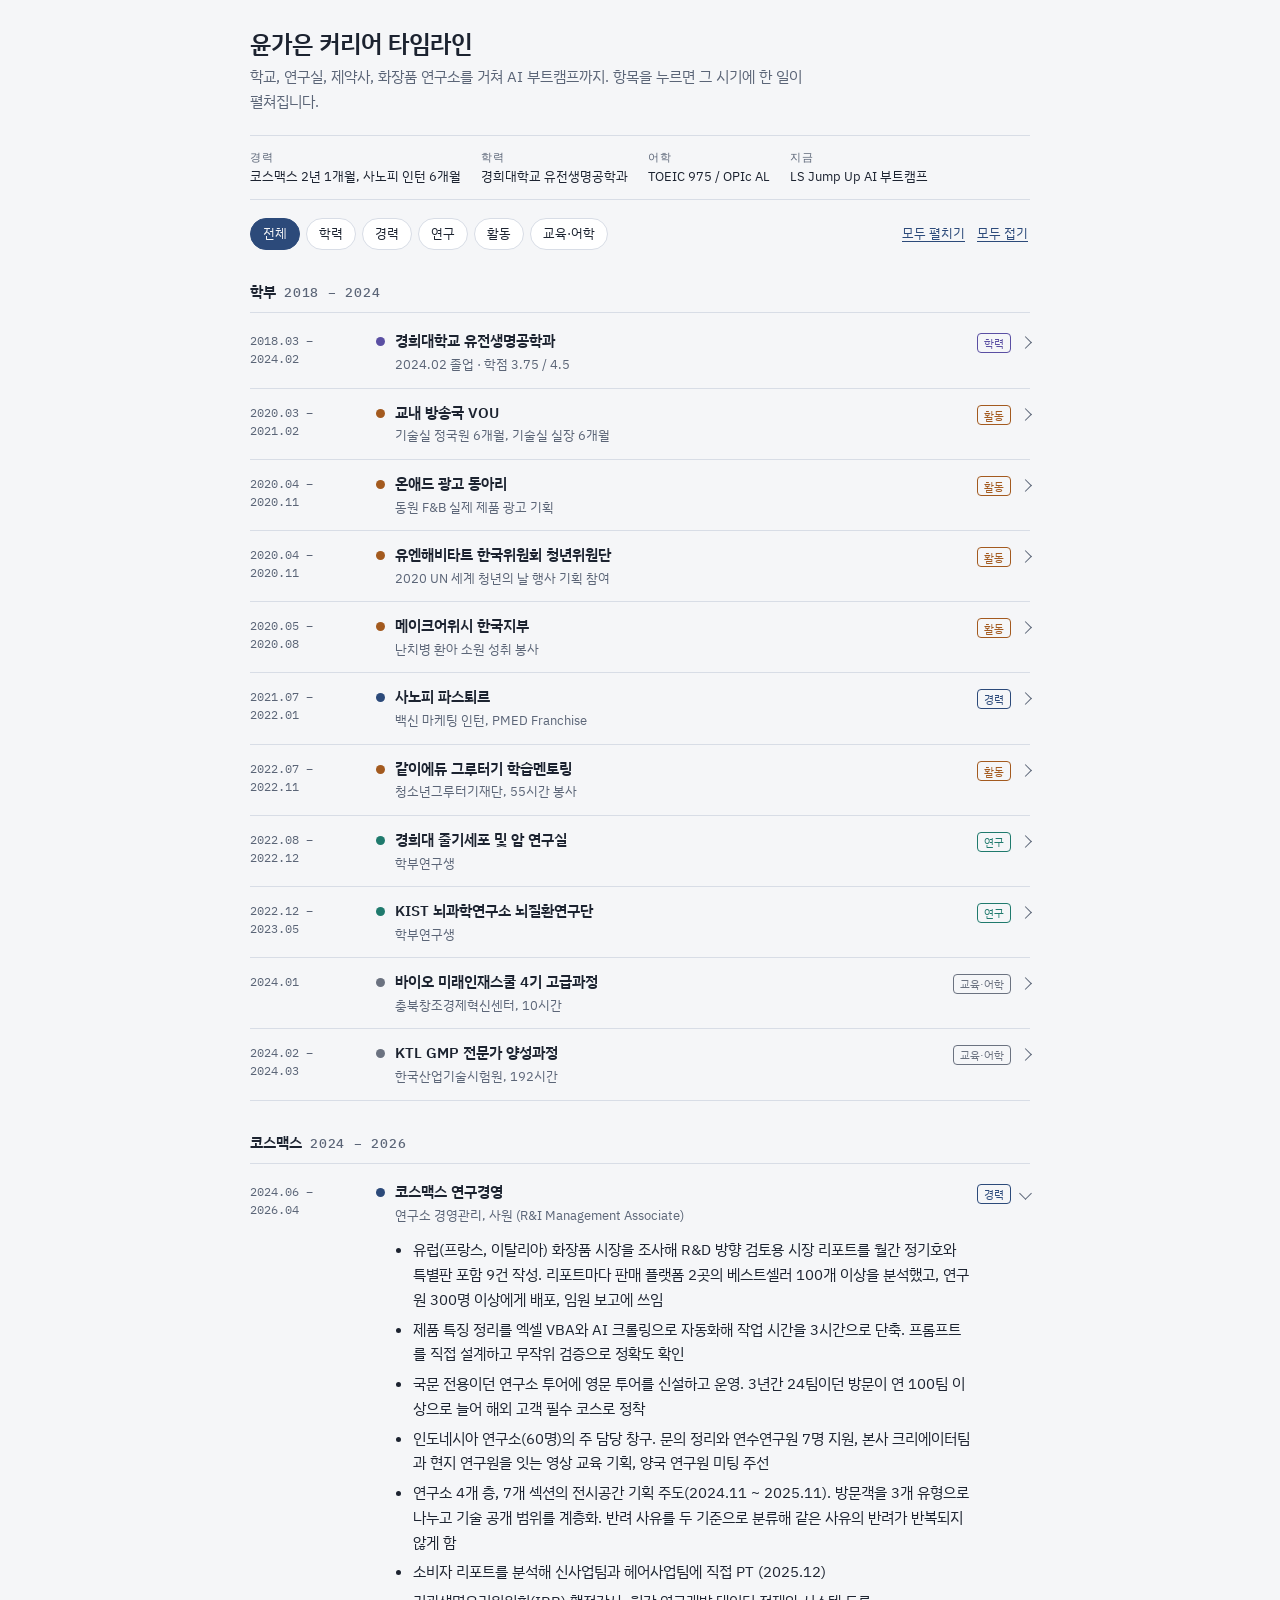
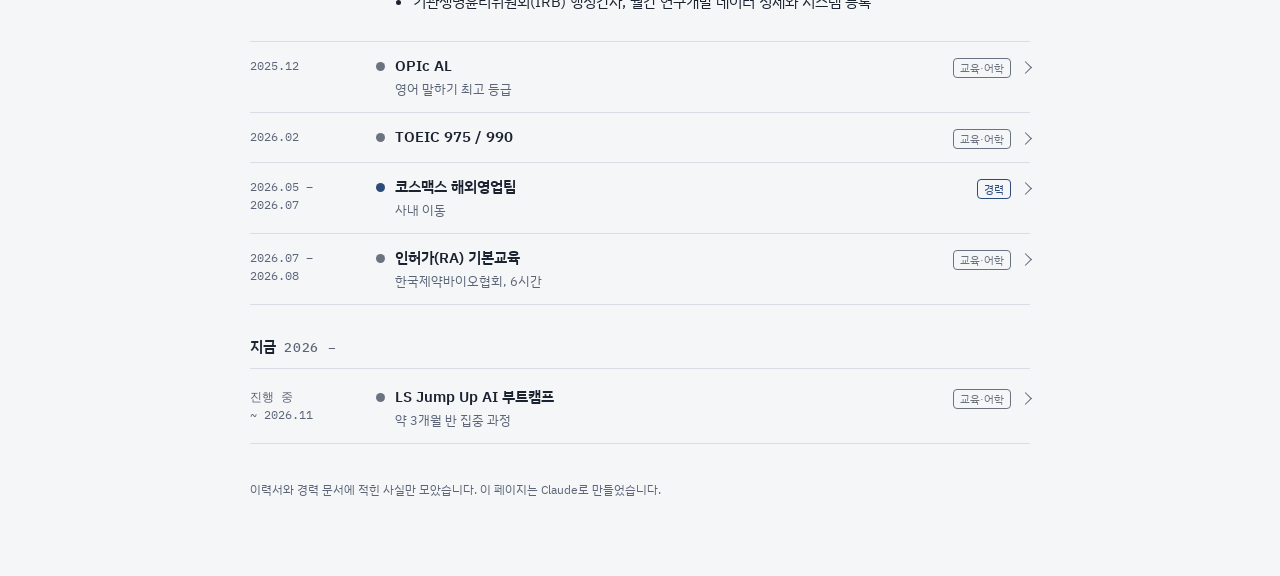
<file: projects/career-timeline/index.html>
<!doctype html><html><head><meta charset="utf-8"><meta name=viewport content="width=device-width,initial-scale=1,viewport-fit=cover"><style>:root{color-scheme:light;box-sizing:border-box;padding-top:env(safe-area-inset-top,0px);padding-bottom:env(safe-area-inset-bottom,0px)}html{scroll-padding-top:env(safe-area-inset-top,0px)}body{margin:0;padding:0;font:14px -apple-system,BlinkMacSystemFont,sans-serif;background:#faf9f5;color:#141413}img{max-width:100%}[hidden]:not([hidden=until-found i]){display:none!important}</style></head><body>
<title>윤가은 커리어 타임라인</title>
<link rel="preconnect" href="https://fonts.googleapis.com">
<link rel="preconnect" href="https://fonts.gstatic.com" crossorigin>
<link rel="stylesheet" href="https://fonts.googleapis.com/css2?family=IBM+Plex+Mono:wght@400;500&family=IBM+Plex+Sans+KR:wght@400;500;600&display=swap">
<style>
/* Layout: 세로 연표. 왼쪽 날짜 열, 오른쪽 항목. 항목을 누르면 아래로 상세가 펼쳐진다. */
:root {
  --bg: #f5f6f8;
  --surface: #ffffff;
  --fg: #1c2330;
  --muted: #5b6577;
  --line: #d8dde6;
  --accent: #2c4a7a;
  --accent-soft: #e6ecf6;
  --t-edu: #5a4fa3;
  --t-work: #2c4a7a;
  --t-res: #1f7a6d;
  --t-act: #a35a1f;
  --t-lang: #6b7280;
  --t-goal: #b0304a;
  --f-body: "IBM Plex Sans KR", "Apple SD Gothic Neo", "Malgun Gothic", system-ui, sans-serif;
  --f-mono: "IBM Plex Mono", ui-monospace, "SFMono-Regular", Menlo, monospace;
}
@media (prefers-color-scheme: dark) {
  :root:not([data-theme="light"]) {
    --bg: #12161d; --surface: #1a202a; --fg: #e6e9ef; --muted: #9aa5b8; --line: #2c3442;
    --accent: #8fb0e8; --accent-soft: #212c40;
    --t-edu: #b0a6f0; --t-work: #8fb0e8; --t-res: #6fd0c0; --t-act: #e8a870; --t-lang: #a3abb9; --t-goal: #f08aa0;
    color-scheme: dark;
  }
}
:root[data-theme="dark"] {
  --bg: #12161d; --surface: #1a202a; --fg: #e6e9ef; --muted: #9aa5b8; --line: #2c3442;
  --accent: #8fb0e8; --accent-soft: #212c40;
  --t-edu: #b0a6f0; --t-work: #8fb0e8; --t-res: #6fd0c0; --t-act: #e8a870; --t-lang: #a3abb9; --t-goal: #f08aa0;
  color-scheme: dark;
}
body { background: var(--bg); color: var(--fg); font-family: var(--f-body); font-size: 15px; line-height: 1.65; padding-inline: 16px; padding-block: 28px 64px; }
.wrap { max-width: 780px; margin-inline: auto; }
h1 { font-size: 24px; line-height: 1.3; margin: 0 0 6px; font-weight: 600; text-wrap: balance; }
.lede { color: var(--muted); margin: 0 0 20px; max-width: 62ch; }
.facts { display: flex; flex-wrap: wrap; gap: 8px 20px; padding: 12px 0; border-block: 1px solid var(--line); margin-bottom: 18px; font-size: 13px; }
.facts div { min-width: 0; }
.facts b { font-family: var(--f-mono); font-weight: 500; color: var(--muted); font-size: 11px; letter-spacing: .06em; text-transform: uppercase; display: block; }
.bar { display: flex; flex-wrap: wrap; gap: 8px; align-items: center; margin-bottom: 8px; }
.chips { display: flex; flex-wrap: wrap; gap: 6px; flex: 1 1 auto; min-width: 0; }
button { font: inherit; color: inherit; cursor: pointer; }
.chip { border: 1px solid var(--line); background: var(--surface); border-radius: 999px; padding: 4px 12px; font-size: 13px; }
.chip[aria-pressed="true"] { background: var(--accent); border-color: var(--accent); color: var(--bg); }
.ghost { border: 0; background: none; color: var(--accent); font-size: 13px; padding: 4px 2px; text-decoration: underline; text-underline-offset: 3px; }
button:focus-visible, summary:focus-visible { outline: 2px solid var(--accent); outline-offset: 2px; }

.era { margin-top: 30px; }
.era h2 { font-size: 13px; font-family: var(--f-mono); font-weight: 500; letter-spacing: .06em; text-transform: uppercase; color: var(--muted); margin: 0 0 4px; padding-bottom: 8px; border-bottom: 1px solid var(--line); }
.era h2 span { color: var(--fg); letter-spacing: 0; text-transform: none; font-family: var(--f-body); font-weight: 600; font-size: 15px; margin-right: 8px; }
.item { display: grid; grid-template-columns: 112px minmax(0, 1fr); gap: 0 14px; border-bottom: 1px solid var(--line); }
.when { font-family: var(--f-mono); font-size: 12px; color: var(--muted); padding-top: 15px; line-height: 1.5; font-variant-numeric: tabular-nums; }
details { min-width: 0; }
summary { list-style: none; cursor: pointer; padding: 12px 0; display: flex; gap: 10px; align-items: flex-start; }
summary::-webkit-details-marker { display: none; }
.dot { flex: none; width: 9px; height: 9px; border-radius: 50%; margin-top: 8px; background: var(--c); }
.head { min-width: 0; flex: 1; }
.title { font-weight: 600; display: block; text-wrap: balance; }
.sub { display: block; font-size: 13px; color: var(--muted); }
.tag { flex: none; font-size: 11px; border: 1px solid var(--c); color: var(--c); border-radius: 4px; padding: 0 6px; line-height: 18px; margin-top: 4px; }
.caret { flex: none; width: 8px; height: 8px; border-right: 1.5px solid var(--muted); border-bottom: 1.5px solid var(--muted); transform: rotate(-45deg); margin-top: 9px; transition: transform .15s; }
details[open] .caret { transform: rotate(45deg); }
.body { padding: 0 0 16px 19px; max-width: 64ch; }
.body p { margin: 0 0 10px; }
.body ul { margin: 0 0 10px; padding-left: 18px; }
.body li { margin-bottom: 5px; }
.note { font-size: 13px; background: var(--accent-soft); border-radius: 6px; padding: 8px 12px; margin: 0; }
.goal-table { width: 100%; border-collapse: collapse; font-size: 13px; margin: 6px 0 10px; }
.tbl { overflow-x: auto; }
.goal-table th, .goal-table td { text-align: left; padding: 5px 10px 5px 0; border-bottom: 1px solid var(--line); vertical-align: top; }
.goal-table th { font-weight: 500; color: var(--muted); font-size: 12px; }
.goal-table td:first-child { font-family: var(--f-mono); white-space: nowrap; }
.foot { margin-top: 36px; font-size: 12px; color: var(--muted); max-width: 70ch; }
@media (max-width: 560px) {
  .item { grid-template-columns: minmax(0, 1fr); }
  .when { padding: 12px 0 0 19px; }
  summary { padding-top: 4px; }
}
@media (prefers-reduced-motion: reduce) { .caret { transition: none; } }
</style>

<div class="wrap">
  <h1>윤가은 커리어 타임라인</h1>
  <p class="lede">학교, 연구실, 제약사, 화장품 연구소를 거쳐 AI 부트캠프까지. 항목을 누르면 그 시기에 한 일이 펼쳐집니다.</p>
  <div class="facts">
    <div><b>경력</b>코스맥스 2년 1개월, 사노피 인턴 6개월</div>
    <div><b>학력</b>경희대학교 유전생명공학과</div>
    <div><b>어학</b>TOEIC 975 / OPIc AL</div>
    <div><b>지금</b>LS Jump Up AI 부트캠프</div>
  </div>
  <div class="bar">
    <div class="chips" id="chips" role="group" aria-label="분류 필터"></div>
    <button class="ghost" id="openAll" type="button">모두 펼치기</button>
    <button class="ghost" id="closeAll" type="button">모두 접기</button>
  </div>
  <div id="root"></div>
  <p class="foot">이력서와 경력 문서에 적힌 사실만 모았습니다. 이 페이지는 Claude로 만들었습니다.</p>
</div>

<script>
var TAGS = {
  edu: { name: "학력", c: "var(--t-edu)" },
  work: { name: "경력", c: "var(--t-work)" },
  res: { name: "연구", c: "var(--t-res)" },
  act: { name: "활동", c: "var(--t-act)" },
  lang: { name: "교육·어학", c: "var(--t-lang)" }
};

var ERAS = [
  { title: "학부", range: "2018 – 2024", items: [
    { when: "2018.03 –\n2024.02", t: "경희대학교 유전생명공학과", s: "2024.02 졸업 · 학점 3.75 / 4.5", tag: "edu",
      pts: ["주요 과목: 바이오 임상설계, 분자생물학, 인체생리학, 유기화학",
            "졸업논문, 유전공학종합설계, 단기현장실습(전공) 이수"] },
    { when: "2020.03 –\n2021.02", t: "교내 방송국 VOU", s: "기술실 정국원 6개월, 기술실 실장 6개월", tag: "act",
      pts: ["학교 축제와 홈페이지용 영상 촬영, 편집, 장비 구매와 AS 등 장비 운영 관리 총괄",
            "3년째 매 학기 반복되던 부원 이탈의 원인을 개별 면담으로 두 가지로 좁힘. 신입은 교육 체계가 없어 적응이 어려웠고, 기존 부원은 기술실에 몰린 업무로 지쳐 있었음",
            "교재와 단계별 커리큘럼으로 자습형 교육 체계를 신설하고, 타 부서와 업무를 나눠 맡는 구조로 개편",
            "결과: 이탈자 0명, 다음 기수 지원율 4~5배 증가"] },
    { when: "2020.04 –\n2020.11", t: "온애드 광고 동아리", s: "동원 F&B 실제 제품 광고 기획", tag: "act",
      pts: ["동원샘물: 시장 분석 후 타겟 선정, MZ세대 대상 굿즈와 캠페인 기획, 동아리 내부 경쟁 PT 발표",
            "동원홍차밀크티: 영상 광고 제작 담당"] },
    { when: "2020.04 –\n2020.11", t: "유엔해비타트 한국위원회 청년위원단", s: "2020 UN 세계 청년의 날 행사 기획 참여", tag: "act",
      pts: ["청년위원단 브랜딩 총괄: 네이밍(버플리), 로고, 청년의 날 굿즈 제작",
            "카드뉴스, 기사 번역, 홍보 영상 등 콘텐츠 제작 전반 담당",
            "다문화와 글로벌 청년 대상 네트워킹 행사 기획과 운영"] },
    { when: "2020.05 –\n2020.08", t: "메이크어위시 한국지부", s: "난치병 환아 소원 성취 봉사", tag: "act", pts: [] },
    { when: "2021.07 –\n2022.01", t: "사노피 파스퇴르", s: "백신 마케팅 인턴, PMED Franchise", tag: "work",
      pts: ["독감과 PMED(폐렴, 수막염, 풍토병) 백신 판촉 자료의 문구 작성과 디자인, 근거 자료 조사, 유관부서 커뮤니케이션",
            "웨비나와 워크숍 기획 참여",
            "판촉 자료 12종 기획과 제작(목표 10종 초과). 총 약 50개 제작 및 배포 관리",
            "사수와 일하는 방식이 달라 일정이 밀리자 병목을 정리해 역할 재편을 제안. 사수가 뼈대를 잡고 본인이 근거 조사와 문구 검증으로 마무리하는 방식으로 바꿔 12종 완성",
            "독감 백신 동시접종 메시지를 담은 신규 마케팅 자료를 직접 제안해 완성"],
      note: "영업 현장 워크숍에 자원해 참석하고 영업사원과 대화한 내용을 자료 제작에 반영함" },
    { when: "2022.07 –\n2022.11", t: "같이에듀 그루터기 학습멘토링", s: "청소년그루터기재단, 55시간 봉사", tag: "act",
      pts: ["활동우수상 수상"] },
    { when: "2022.08 –\n2022.12", t: "경희대 줄기세포 및 암 연구실", s: "학부연구생", tag: "res",
      pts: ["암 미세환경에서 줄기세포의 영향을 보는 실험을 맡아 수행",
            "세포배양, qRT-PCR, RNA isolation, Western blot 등을 배우고 직접 수행"] },
    { when: "2022.12 –\n2023.05", t: "KIST 뇌과학연구소 뇌질환연구단", s: "학부연구생", tag: "res",
      pts: ["TTYH 채널 연구 보조. gene knock-down 후 병리적 변화를 조직학 수준에서 관찰하는 실험을 주체적으로 계획하고 수행",
            "Perfusion, Cryosection, Immunohistochemistry, Confocal microscopy, 마우스 뇌 virus injection"] },
    { when: "2024.01", t: "바이오 미래인재스쿨 4기 고급과정", s: "충북창조경제혁신센터, 10시간", tag: "lang",
      pts: ["제약·바이오 가치사슬, 글로벌 주요 제약기업 분석, M&A 트렌드 분석"] },
    { when: "2024.02 –\n2024.03", t: "KTL GMP 전문가 양성과정", s: "한국산업기술시험원, 192시간", tag: "lang",
      pts: ["GMP 규정, 품질관리시스템, CSV와 DI, 밸리데이션 이론과 분석 장비 실습"] }
  ]},
  { title: "코스맥스", range: "2024 – 2026", items: [
    { when: "2024.06 –\n2026.04", t: "코스맥스 연구경영", s: "연구소 경영관리, 사원 (R&I Management Associate)", tag: "work",
      pts: ["유럽(프랑스, 이탈리아) 화장품 시장을 조사해 R&D 방향 검토용 시장 리포트를 월간 정기호와 특별판 포함 9건 작성. 리포트마다 판매 플랫폼 2곳의 베스트셀러 100개 이상을 분석했고, 연구원 300명 이상에게 배포, 임원 보고에 쓰임",
            "제품 특징 정리를 엑셀 VBA와 AI 크롤링으로 자동화해 작업 시간을 3시간으로 단축. 프롬프트를 직접 설계하고 무작위 검증으로 정확도 확인",
            "국문 전용이던 연구소 투어에 영문 투어를 신설하고 운영. 3년간 24팀이던 방문이 연 100팀 이상으로 늘어 해외 고객 필수 코스로 정착",
            "인도네시아 연구소(60명)의 주 담당 창구. 문의 정리와 연수연구원 7명 지원, 본사 크리에이터팀과 현지 연구원을 잇는 영상 교육 기획, 양국 연구원 미팅 주선",
            "연구소 4개 층, 7개 섹션의 전시공간 기획 주도(2024.11 ~ 2025.11). 방문객을 3개 유형으로 나누고 기술 공개 범위를 계층화. 반려 사유를 두 기준으로 분류해 같은 사유의 반려가 반복되지 않게 함",
            "소비자 리포트를 분석해 신사업팀과 헤어사업팀에 직접 PT (2025.12)",
            "기관생명윤리위원회(IRB) 행정간사, 월간 연구개발 데이터 정제와 시스템 등록"] },
    { when: "2025.12", t: "OPIc AL", s: "영어 말하기 최고 등급", tag: "lang", pts: [] },
    { when: "2026.02", t: "TOEIC 975 / 990", s: "", tag: "lang", pts: [] },
    { when: "2026.05 –\n2026.07", t: "코스맥스 해외영업팀", s: "사내 이동", tag: "work",
      pts: ["사내 이동. 고객사 11곳의 프로젝트 25개 이상에서 샘플링부터 생산까지 연락 창구"] },
    { when: "2026.07 –\n2026.08", t: "인허가(RA) 기본교육", s: "한국제약바이오협회, 6시간", tag: "lang",
      pts: ["약사법 등 규제 법령, 의약품 인허가와 심사, 임상시험, 품질관리, 허가-특허 연계제도"] }
  ]},
  { title: "지금", range: "2026 –", items: [
    { when: "진행 중\n~ 2026.11", t: "LS Jump Up AI 부트캠프", s: "약 3개월 반 집중 과정", tag: "lang",
      pts: ["제조업 디지털 전환, 데이터 분석과 시각화, 바이브 코딩 웹 개발, 생성형 AI 업무 자동화, AI 에이전트 구축",
            "설비 고장 예측 기반 정비·발주 의사결정 지원 시스템 (3인 팀, 조장). 예측만 해도 부품이 없으면 무의미하다고 보고, 고장 확률을 D-day와 발주 시한으로 바꿔 제시하도록 설계",
            "본인은 데이터 전처리, 부품별 고장 예측 모델, 대시보드 화면 통합·반응형 UI 담당(기여도 35%). 기존 경과일 규칙 AUC 0.727 → 채택 부품 3종 0.88 ~ 0.94"] }
  ]}
];

var root = document.getElementById("root");
var chips = document.getElementById("chips");
var active = "all";

function el(tag, cls, text) {
  var e = document.createElement(tag);
  if (cls) e.className = cls;
  if (text != null) e.textContent = text;
  return e;
}

function render() {
  root.textContent = "";
  ERAS.forEach(function (era) {
    var items = era.items.filter(function (it) { return active === "all" || it.tag === active; });
    if (!items.length) return;
    var sec = el("section", "era");
    var h = el("h2");
    h.appendChild(el("span", null, era.title));
    h.appendChild(document.createTextNode(era.range));
    sec.appendChild(h);
    items.forEach(function (it) {
      var row = el("div", "item");
      var when = el("div", "when");
      it.when.split("\n").forEach(function (line, i) {
        if (i) when.appendChild(document.createElement("br"));
        when.appendChild(document.createTextNode(line));
      });
      row.appendChild(when);
      var d = document.createElement("details");
      if (it.t === "코스맥스 연구경영" && active === "all") d.open = true;
      d.style.setProperty("--c", TAGS[it.tag].c);
      var sm = document.createElement("summary");
      sm.appendChild(el("span", "dot"));
      var head = el("span", "head");
      head.appendChild(el("span", "title", it.t));
      if (it.s) head.appendChild(el("span", "sub", it.s));
      sm.appendChild(head);
      sm.appendChild(el("span", "tag", TAGS[it.tag].name));
      sm.appendChild(el("span", "caret"));
      d.appendChild(sm);
      var body = el("div", "body");
      if (it.pts && it.pts.length) {
        var ul = document.createElement("ul");
        it.pts.forEach(function (p) { ul.appendChild(el("li", null, p)); });
        body.appendChild(ul);
      } else {
        body.appendChild(el("p", null, it.s || "세부 내용 없음"));
      }
      if (it.note) body.appendChild(el("p", "note", it.note));
      d.appendChild(body);
      row.appendChild(d);
      sec.appendChild(row);
    });
    root.appendChild(sec);
  });
}

function drawChips() {
  chips.textContent = "";
  ["all"].concat(Object.keys(TAGS)).forEach(function (k) {
    var b = el("button", "chip", k === "all" ? "전체" : TAGS[k].name);
    b.type = "button";
    b.setAttribute("aria-pressed", String(active === k));
    b.addEventListener("click", function () { active = k; drawChips(); render(); });
    chips.appendChild(b);
  });
}

document.getElementById("openAll").addEventListener("click", function () {
  root.querySelectorAll("details").forEach(function (d) { d.open = true; });
});
document.getElementById("closeAll").addEventListener("click", function () {
  root.querySelectorAll("details").forEach(function (d) { d.open = false; });
});

drawChips();
render();
</script>

</body></html>
</file>
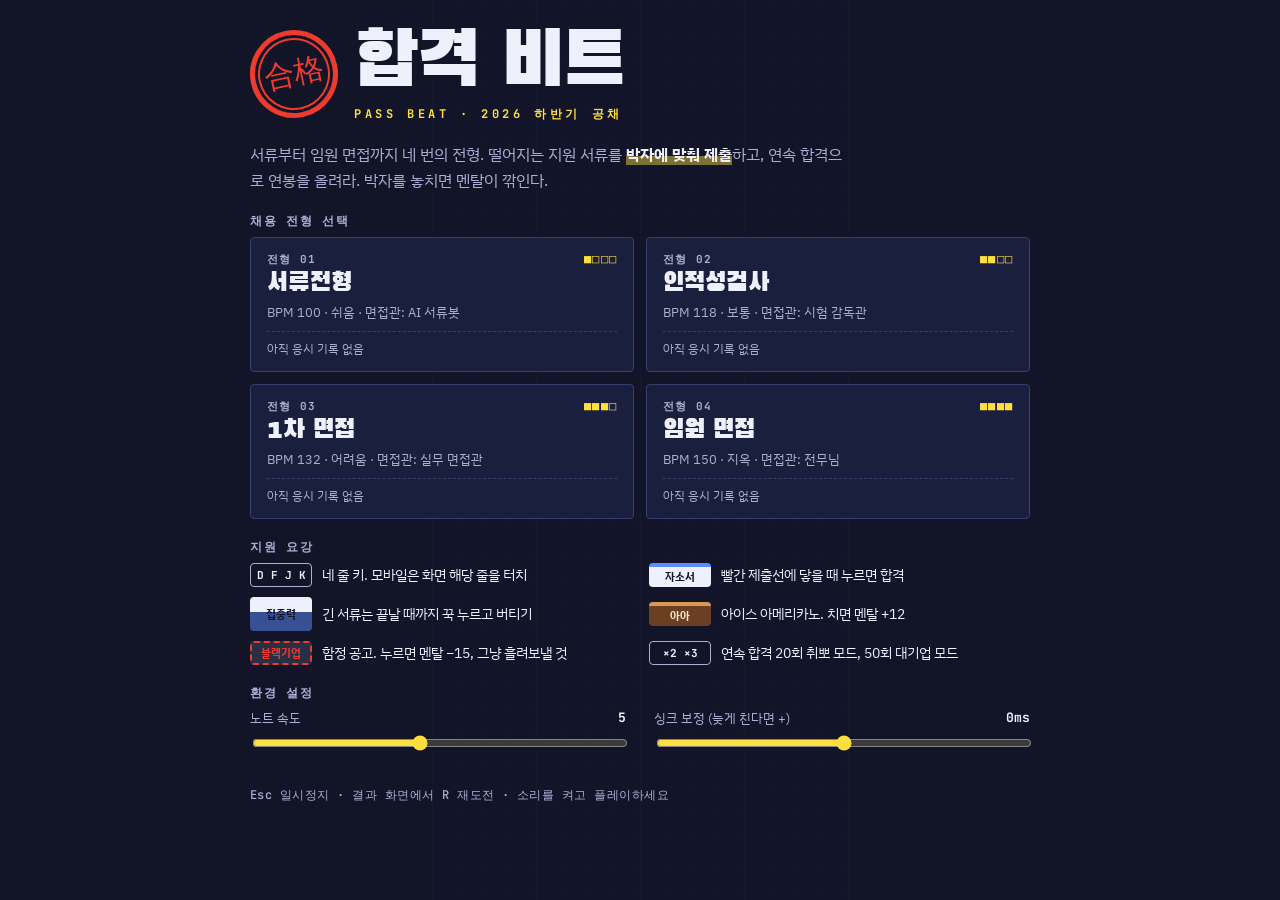
<file: projects/hapgyeok-beat/index.html>
<!doctype html><html><head><meta charset=utf8><meta name=viewport content="width=device-width,initial-scale=1,viewport-fit=cover"><style>:root{color-scheme:light;box-sizing:border-box;padding-top:env(safe-area-inset-top,0px);padding-bottom:env(safe-area-inset-bottom,0px)}html{scroll-padding-top:env(safe-area-inset-top,0px)}body{margin:0;padding:0;font:14px -apple-system,BlinkMacSystemFont,sans-serif;background:#faf9f5;color:#141413}img{max-width:100%}[hidden]:not([hidden=until-found i]){display:none!important}</style></head><body>
<title>합격 비트</title>
<link rel="preconnect" href="https://fonts.googleapis.com">
<link rel="preconnect" href="https://fonts.gstatic.com" crossorigin>
<link rel="stylesheet" href="https://fonts.googleapis.com/css2?family=Black+Han+Sans&family=IBM+Plex+Sans+KR:wght@400;500;700&family=JetBrains+Mono:wght@500;700;800&display=swap">
<style>
/* Layout: one-screen arcade. Résumé-paper notes fall down a 원고지-grid highway into a red "제출" line; the HUD reads like an application form header, the result is a 합격 통지서 with a seal. */
:root{
  --ink:#121528; --ink-2:#1a1f3d; --ink-3:#262c55; --line:#363e70;
  --paper:#eef1fb; --paper-dim:#a9b0d3;
  --stamp:#ef3b2d; --marker:#ffdf3d; --pen:#5d8bff; --pass:#36d39a; --coffee:#6a3f22;
  --display:'Black Han Sans','Apple SD Gothic Neo','Malgun Gothic',sans-serif;
  --body:'IBM Plex Sans KR','Apple SD Gothic Neo','Malgun Gothic',sans-serif;
  --mono:'JetBrains Mono',ui-monospace,Consolas,monospace;
  color-scheme:dark;
}
html{height:100%;box-sizing:border-box;background:var(--ink)}
*,*::before,*::after{box-sizing:border-box}
[hidden]{display:none!important}
body{height:100%;margin:0;background:var(--ink);color:var(--paper);font-family:var(--body);overflow:hidden;-webkit-user-select:none;user-select:none;-webkit-tap-highlight-color:transparent}
#app{position:relative;height:100%;width:100%;overflow:hidden}
#cv{position:absolute;inset:0;width:100%;height:100%;display:block;touch-action:none}
button{font-family:inherit;cursor:pointer}
button:focus-visible,input:focus-visible{outline:2px solid var(--marker);outline-offset:2px}

/* HUD */
.hud{position:absolute;top:0;left:0;right:0;padding:10px 16px 0;display:flex;gap:12px;align-items:flex-start;justify-content:space-between;pointer-events:none}
.hud .stg{display:flex;flex-direction:column;gap:2px;min-width:0}
.hud .no{font:700 11px/1 var(--mono);letter-spacing:.12em;color:var(--paper-dim)}
.hud .nm{font:400 20px/1.1 var(--display);white-space:nowrap}
.hud .sal{text-align:center;display:flex;flex-direction:column;gap:2px}
.hud .lbl{font-size:11px;letter-spacing:.08em;color:var(--paper-dim)}
.hud .won{font:800 22px/1.1 var(--mono);font-variant-numeric:tabular-nums;color:var(--marker);white-space:nowrap}
.hud .won.bump{animation:bump .18s ease-out}
@keyframes bump{from{transform:scale(1.15)}to{transform:scale(1)}}
.hud .right{display:flex;gap:10px;align-items:flex-start}
.hud .mental{display:flex;flex-direction:column;gap:4px;align-items:flex-end}
.bar{width:min(130px,26vw);height:10px;border:1.5px solid var(--paper-dim);border-radius:2px;padding:1px}
.bar i{display:block;height:100%;background:var(--pass);transition:width .15s,background .2s}
.pbtn{pointer-events:auto;border:1.5px solid var(--line);background:var(--ink-2);color:var(--paper);border-radius:6px;width:34px;height:34px;font:700 13px var(--mono)}
.prog{position:absolute;left:0;right:0;top:0;height:3px;background:var(--ink-3)}
.prog i{display:block;height:100%;width:0;background:var(--stamp)}
.bubble{position:absolute;top:64px;left:16px;max-width:min(270px,58vw);background:var(--paper);color:var(--ink);border-radius:10px 10px 10px 2px;padding:8px 11px;font-size:13px;line-height:1.4;box-shadow:0 6px 0 rgba(0,0,0,.25);pointer-events:none;transform-origin:left bottom;transition:opacity .2s}
.bubble b{display:block;font:700 10px/1.2 var(--mono);letter-spacing:.06em;color:var(--stamp);margin-bottom:2px}
.bubble.pop{animation:pop .25s cubic-bezier(.3,1.6,.5,1)}
@keyframes pop{from{transform:scale(.6);opacity:.2}to{transform:scale(1);opacity:1}}

/* Screens */
.screen{position:absolute;inset:0;overflow-y:auto;padding:28px 16px 40px;display:flex;justify-content:center;align-items:flex-start;background:rgba(18,21,40,.9)}
.wrap{width:100%;max-width:780px;display:flex;flex-direction:column;gap:22px}
.brand{display:flex;align-items:center;gap:16px;flex-wrap:wrap}
.seal{display:inline-grid;place-items:center;width:88px;height:88px;border:5px solid var(--stamp);border-radius:50%;color:var(--stamp);font:400 30px/1 var(--display);transform:rotate(-12deg);box-shadow:inset 0 0 0 3px var(--ink),inset 0 0 0 5px var(--stamp);animation:thump 1.2s ease-in-out infinite}
@keyframes thump{0%,100%{transform:rotate(-12deg) scale(1)}8%{transform:rotate(-12deg) scale(1.08)}}
.brand h1{margin:0;font:400 clamp(44px,11vw,76px)/.95 var(--display);letter-spacing:-.01em}
.brand h1 small{display:block;font:700 12px/1 var(--mono);letter-spacing:.3em;color:var(--marker);margin-top:8px}
.tagline{margin:0;font-size:16px;line-height:1.6;color:var(--paper-dim);max-width:60ch}
.tagline strong{color:var(--paper);background:linear-gradient(transparent 60%,rgba(255,223,61,.45) 60%)}
.secth{font:700 12px/1 var(--mono);letter-spacing:.14em;color:var(--paper-dim);margin:0 0 10px}
.cards{display:grid;grid-template-columns:repeat(2,minmax(0,1fr));gap:12px}
@media (max-width:560px){.cards{grid-template-columns:1fr}}
.card{position:relative;text-align:left;display:grid;grid-template-columns:1fr auto;gap:4px 12px;padding:16px 16px 14px;border:1.5px solid var(--line);border-radius:4px;background:var(--ink-2);color:var(--paper);transition:transform .12s,border-color .12s}
.card:hover{transform:translateY(-2px);border-color:var(--marker)}
.card .no{font:700 11px/1 var(--mono);letter-spacing:.12em;color:var(--paper-dim)}
.card .nm{grid-column:1;font:400 26px/1.15 var(--display)}
.card .meta{grid-column:1;font-size:13px;color:var(--paper-dim)}
.card .lv{grid-column:2;grid-row:1/3;align-self:start;font:700 12px/1 var(--mono);color:var(--marker);letter-spacing:.1em}
.card .best{grid-column:1/3;margin-top:6px;padding-top:8px;border-top:1px dashed var(--line);font-size:12px;color:var(--paper-dim);display:flex;justify-content:space-between;gap:8px}
.card .best em{font-style:normal;font:700 12px var(--mono);color:var(--pass)}
.card .best em.f{color:var(--stamp)}
.how{display:grid;grid-template-columns:repeat(2,minmax(0,1fr));gap:10px 18px;margin:0;padding:0;list-style:none}
@media (max-width:560px){.how{grid-template-columns:1fr}}
.how li{display:flex;gap:10px;align-items:center;font-size:14px;line-height:1.45;min-width:0}
.chip{flex:none;width:62px;height:24px;border-radius:4px;display:grid;place-items:center;font:700 11px var(--body)}
.chip.p{background:var(--paper);color:var(--ink);border-top:4px solid var(--pen)}
.chip.c{background:var(--coffee);color:#ffe7c9;border-top:4px solid #d9984f}
.chip.t{background:#2b2f45;color:var(--stamp);border:2px dashed var(--stamp)}
.chip.h{background:linear-gradient(var(--paper) 0 45%,rgba(93,139,255,.5) 45%);color:var(--ink);height:34px}
.chip.k{background:none;border:1.5px solid var(--paper-dim);color:var(--paper);font-family:var(--mono)}
.settings{display:flex;flex-wrap:wrap;gap:12px 28px}
.settings label{display:flex;flex-direction:column;gap:6px;font-size:13px;color:var(--paper-dim);min-width:200px;flex:1}
.settings label span{display:flex;justify-content:space-between}
.settings output{font:700 13px var(--mono);color:var(--paper)}
input[type=range]{accent-color:var(--marker);width:100%}
.foot{font:500 12px var(--mono);color:var(--paper-dim);letter-spacing:.04em}

/* Result letter */
.letter{position:relative;background:var(--paper);color:var(--ink);border-radius:3px;padding:26px 22px 22px;box-shadow:0 14px 0 rgba(0,0,0,.25);overflow:hidden}
.letter::before{content:"";position:absolute;inset:0;background:repeating-linear-gradient(transparent 0 31px,rgba(18,21,40,.06) 31px 32px);pointer-events:none}
.lt-head{display:flex;justify-content:space-between;gap:12px;flex-wrap:wrap;font:700 11px/1.4 var(--mono);letter-spacing:.1em;color:#5a6085;border-bottom:2px solid var(--ink);padding-bottom:10px}
.lt-to{margin:16px 0 4px;font-size:14px}
.lt-title{margin:0;font:400 clamp(34px,8vw,52px)/1.05 var(--display);text-wrap:balance;position:relative;z-index:1}
.lt-sub{margin:8px 0 18px;font-size:15px;color:#454b70;max-width:30ch;position:relative;z-index:1}
.lt-grid{display:grid;grid-template-columns:repeat(4,minmax(0,1fr));gap:1px;background:#c9cee6;border:1px solid #c9cee6;position:relative;z-index:1}
@media (max-width:560px){.lt-grid{grid-template-columns:repeat(2,minmax(0,1fr))}}
.lt-grid div{background:var(--paper);padding:10px 10px 9px;display:flex;flex-direction:column;gap:3px;min-width:0}
.lt-grid dt{font-size:11px;color:#5a6085}
.lt-grid dd{margin:0;font:800 18px var(--mono);font-variant-numeric:tabular-nums;white-space:nowrap;overflow:hidden;text-overflow:ellipsis}
.lt-quote{margin:16px 0 0;font-size:14px;color:#454b70;font-style:italic;position:relative;z-index:1}
.lt-stamp{position:absolute;right:18px;top:62px;width:122px;height:122px;border-radius:50%;border:6px solid var(--stamp);color:var(--stamp);display:grid;place-items:center;text-align:center;font:400 30px/1 var(--display);transform:rotate(-14deg);opacity:.88;box-shadow:inset 0 0 0 4px var(--paper),inset 0 0 0 7px var(--stamp);animation:slam .45s cubic-bezier(.2,1.6,.4,1) .25s both;mix-blend-mode:multiply}
.lt-stamp small{display:block;font:700 11px var(--mono);letter-spacing:.1em;margin-top:4px}
.lt-stamp.fail{border-color:#3c4166;color:#3c4166;box-shadow:inset 0 0 0 4px var(--paper),inset 0 0 0 7px #3c4166}
@keyframes slam{from{transform:rotate(-30deg) scale(3);opacity:0}to{transform:rotate(-14deg) scale(1);opacity:.88}}
@media (max-width:560px){.lt-stamp{width:92px;height:92px;font-size:22px;top:54px;right:12px}}
.btns{display:flex;gap:10px;flex-wrap:wrap}
.btn{border:2px solid var(--paper);background:transparent;color:var(--paper);padding:12px 18px;border-radius:4px;font-weight:700;font-size:15px}
.btn.main{background:var(--marker);border-color:var(--marker);color:var(--ink)}
.btn:hover{transform:translateY(-1px)}
.pausebox{align-self:center;margin-top:18vh;text-align:center;display:flex;flex-direction:column;gap:16px;align-items:center}
.pausebox h2{margin:0;font:400 36px/1.1 var(--display)}
.pausebox p{margin:0;color:var(--paper-dim)}
@media (prefers-reduced-motion:reduce){.seal,.bubble.pop,.lt-stamp,.hud .won.bump{animation:none}}
</style>

<div id="app">
  <canvas id="cv"></canvas>

  <div class="hud" id="hud" hidden>
    <div class="prog"><i id="prog"></i></div>
    <div class="stg"><span class="no" id="hNo">전형 01</span><span class="nm" id="hNm">서류전형</span></div>
    <div class="sal"><span class="lbl">예상 연봉</span><span class="won" id="hWon">2,400만원</span></div>
    <div class="right">
      <div class="mental"><span class="lbl" id="hMl">멘탈 100</span><div class="bar"><i id="hBar" style="width:100%"></i></div></div>
      <button class="pbtn" id="pauseBtn" aria-label="일시정지">II</button>
    </div>
  </div>
  <div class="bubble" id="bubble" hidden><b id="bWho">면접관</b><span id="bTxt"></span></div>

  <section class="screen" id="title">
    <div class="wrap">
      <div class="brand">
        <span class="seal" aria-hidden="true">合格</span>
        <h1>합격 비트<small>PASS BEAT · 2026 하반기 공채</small></h1>
      </div>
      <p class="tagline">서류부터 임원 면접까지 네 번의 전형. 떨어지는 지원 서류를 <strong>박자에 맞춰 제출</strong>하고, 연속 합격으로 연봉을 올려라. 박자를 놓치면 멘탈이 깎인다.</p>

      <div>
        <h2 class="secth">채용 전형 선택</h2>
        <div class="cards" id="cards"></div>
      </div>

      <div>
        <h2 class="secth">지원 요강</h2>
        <ul class="how">
          <li><span class="chip k">D F J K</span><span>네 줄 키. 모바일은 화면 해당 줄을 터치</span></li>
          <li><span class="chip p">자소서</span><span>빨간 제출선에 닿을 때 누르면 합격</span></li>
          <li><span class="chip h">집중력</span><span>긴 서류는 끝날 때까지 꾹 누르고 버티기</span></li>
          <li><span class="chip c">아아</span><span>아이스 아메리카노. 치면 멘탈 +12</span></li>
          <li><span class="chip t">블랙기업</span><span>함정 공고. 누르면 멘탈 −15, 그냥 흘려보낼 것</span></li>
          <li><span class="chip k">×2 ×3</span><span>연속 합격 20회 취뽀 모드, 50회 대기업 모드</span></li>
        </ul>
      </div>

      <div>
        <h2 class="secth">환경 설정</h2>
        <div class="settings">
          <label for="spd"><span>노트 속도 <output id="spdO">5</output></span><input type="range" id="spd" min="1" max="10" step="1" value="5"></label>
          <label for="ofs"><span>싱크 보정 (늦게 친다면 +) <output id="ofsO">0ms</output></span><input type="range" id="ofs" min="-150" max="150" step="5" value="0"></label>
        </div>
      </div>
      <p class="foot">Esc 일시정지 · 결과 화면에서 R 재도전 · 소리를 켜고 플레이하세요</p>
    </div>
  </section>

  <section class="screen" id="pause" hidden>
    <div class="pausebox">
      <h2>잠깐, 화장실 좀…</h2>
      <p>면접관이 기다리고 있습니다.</p>
      <div class="btns"><button class="btn main" id="resumeBtn">면접 계속하기</button><button class="btn" id="quitBtn">지원 포기</button></div>
    </div>
  </section>

  <section class="screen" id="result" hidden>
    <div class="wrap" id="resWrap"></div>
  </section>
</div>

<script>
(()=>{
'use strict';
const $=s=>document.querySelector(s);
const cv=$('#cv'), g=cv.getContext('2d');
let W=0,H=0,DPR=1;
const L={x0:0,lw:90,hitY:0};
function resize(){
  DPR=Math.min(2,window.devicePixelRatio||1);
  const r=cv.getBoundingClientRect(); W=r.width; H=r.height;
  cv.width=Math.round(W*DPR); cv.height=Math.round(H*DPR);
  g.setTransform(DPR,0,0,DPR,0,0);
  L.lw=Math.min(104,(W-32)/4); L.x0=(W-L.lw*4)/2; L.hitY=H-Math.max(96,H*.15);
}
addEventListener('resize',resize); resize();

/* ---------- storage ---------- */
const store={get(k,d){try{const v=localStorage.getItem(k);return v?JSON.parse(v):d}catch(e){return d}},set(k,v){try{localStorage.setItem(k,JSON.stringify(v))}catch(e){}}};
const cfg=Object.assign({speed:5,offset:0},store.get('pb-cfg',{}));
let best=store.get('pb-best',{});

/* ---------- stages ---------- */
const ST=[
 {no:'01',name:'서류전형',who:'AI 서류봇',pass:'서류 합격',diff:'쉬움',lv:1,bpm:100,root:60,minor:false,seed:7,form:'IABDO',
  durs:[4,4,4,8],bdurs:[4,2,2,4,4],dens:.92,holdP:0,trapP:.03,coffeeP:.05,chordP:0,
  labels:['자소서','토익','학점','자격증','대외활동','봉사','어학연수','포트폴리오'],holdLabel:'자소서',
  open:['키워드 매칭을 시작합니다.','지원서 3,812부 중 1부 확인 중…']},
 {no:'02',name:'인적성검사',who:'시험 감독관',pass:'인적성 통과',diff:'보통',lv:2,bpm:118,root:57,minor:true,seed:23,form:'IABRDO',
  durs:[2,2,4,4,6,2],bdurs:[2,2,2,4,2,6],dens:.82,holdP:.5,trapP:.05,coffeeP:.045,chordP:.15,
  labels:['수리','언어','추리','도형','공간','상식','자료해석','한국사'],holdLabel:'집중력',
  open:['시작하세요. 컴퓨터용 사인펜만 쓰세요.','남은 시간 50분. 화장실은 못 갑니다.']},
 {no:'03',name:'1차 면접',who:'실무 면접관',pass:'1차 면접 합격',diff:'어려움',lv:3,bpm:132,root:62,minor:true,seed:41,form:'IABRDO',
  durs:[2,2,2,4,1,3,6,2],bdurs:[1,1,2,2,2,1,3,4],dens:.84,holdP:.6,trapP:.07,coffeeP:.04,chordP:.3,
  labels:['자기소개','지원동기','직무역량','PT','토론','경험','장단점','협업'],holdLabel:'눈맞춤',
  open:['1분 자기소개 부탁드립니다.','편하게 하세요. (안 편함)']},
 {no:'04',name:'임원 면접',who:'전무님',pass:'최종 합격',diff:'지옥',lv:4,bpm:150,root:64,minor:true,seed:97,form:'IABRBDO',
  durs:[1,1,2,2,1,3,2,4,6],bdurs:[1,1,1,1,2,2,3,1,4],dens:.88,holdP:.6,trapP:.09,coffeeP:.035,chordP:.4,
  labels:['압박질문','꼬리질문','인성','포부','마지막한마디','시사','가치관','야근가능?'],holdLabel:'압박 버티기',
  open:['우리 회사 주가 알아요?','자네는 왜 우리 회사여야 하나?']},
];
const TRAP_LABELS=['블랙기업','열정페이','무급인턴','포괄임금','가족같은회사'];
const LINES={
 combo10:['오… 준비 많이 하셨네요?','음, 흥미롭네요.','스펙이 꽤 좋으시네요.','메모하는 손이 빨라진다.'],
 fever:['바로 출근 가능하세요?','연봉 얘기 해볼까요?','이런 인재를 왜 이제 만났지?'],
 combo50:['대표님 모셔 올게요.','스카우트 제의 드려도 될까요?','저희 팀으로 오세요. 제발.'],
 combo100:['자네가 내 후임이야.','회사를 통째로 드릴까요?'],
 miss:['음… 다음 질문 할게요.','그건 자소서에 없던 내용인데요?','긴장하셨나 봐요.','아~ 네.. (메모)','혹시 다른 데도 지원하셨어요?','다시 한 번 말씀해 주시겠어요?'],
 streak:['결과는 개별 통보 드릴게요.','귀하의 역량은 훌륭하나…','오늘 와 주셔서 감사합니다(?)','네, 수고하셨습니다. (면접 끝)'],
 trap:['저희는 가족 같은 회사예요^^','열정페이 괜찮으시죠?','포괄임금제입니다~','주말엔 가끔만 나오시면 돼요.','수습 기간은 1년입니다.'],
 coffee:['커피 한 잔 하고 하세요.','아아 수혈 완료.','카페인이 혈관을 타고 흐른다.'],
 low:['괜찮으세요? 물 드릴까요?','숨 한 번 쉬고 가요.'],
};

/* ---------- utils ---------- */
function rngOf(seed){return function(){seed|=0;seed=seed+0x6D2B79F5|0;let t=Math.imul(seed^seed>>>15,1|seed);t=t+Math.imul(t^t>>>7,61|t)^t;return((t^t>>>14)>>>0)/4294967296}}
const pick=(r,a)=>a[Math.floor(r()*a.length)];
const rnd=a=>a[Math.floor(Math.random()*a.length)];
const mtof=m=>440*Math.pow(2,(m-69)/12);
const won=v=>{v=Math.max(0,Math.round(v));return v>=10000?`${Math.floor(v/10000)}억 ${(v%10000).toLocaleString('ko-KR')}만원`:`${v.toLocaleString('ko-KR')}만원`};

/* ---------- song + chart generation ---------- */
function buildSong(st){
  const r=rngOf(st.seed), sp=60/st.bpm/4;
  const SC=st.minor?[0,2,3,5,7,8,10,12]:[0,2,4,5,7,9,11,12];
  const PR=st.minor?[[0,3,7],[8,12,15],[3,7,10],[10,14,17]]:[[0,4,7],[7,11,14],[9,12,16],[5,9,12]];
  const mk=(durs,dens)=>{
    const ev=[];let s=0,p=2+Math.floor(r()*3);
    while(s<32){let d=pick(r,durs);if(s+d>32)d=32-s;
      if(s===0||r()<dens){p=Math.max(0,Math.min(7,p+pick(r,[-2,-1,-1,0,1,1,2,-3,3])));ev.push({s,d,p})}
      s+=d}
    const last=ev[ev.length-1];
    if(last&&st.holdP&&r()<st.holdP&&32-last.s>=6)last.d=32-last.s;
    return ev};
  const A1=mk(st.durs,st.dens),A2=mk(st.durs,st.dens),B1=mk(st.bdurs,Math.min(1,st.dens+.1)),B2=mk(st.bdurs,Math.min(1,st.dens+.1));
  const SECT={I:2,A:8,B:8,R:4,D:8,O:2};
  const music=[],raw=[];let bar=0,finalBar=0;
  const add=(t,f)=>music.push({t,f});
  const hard=st.lv>=3;

  const mel=(ph,b0,kind)=>{
    for(const e of ph){
      if(kind==='R'&&e.s%8!==0&&r()<.5)continue;
      const ch=PR[(b0+Math.floor(e.s/16))%4];let p=e.p;
      if(e.s%8===0){let bp=p,bd=99;for(let i=0;i<8;i++){if(ch.some(c=>(((c-SC[i])%12)+12)%12===0)&&Math.abs(i-p)<bd){bd=Math.abs(i-p);bp=i}}p=bp}
      const t=(b0*16+e.s)*sp,dur=e.d*sp,m=st.root+SC[p];
      add(t,(R,a)=>lead(R,a,m,dur*.92));
      raw.push({t,lane:Math.min(3,p>>1),d:e.d,dur,kind,s:e.s});
    }};

  const drums=(b,k,i,n)=>{
    const t0=b*16*sp,ch=PR[b%4],cr=ch[0]%12,broot=st.root-24+(cr>7?cr-12:cr);
    const at=s=>t0+s*sp;
    if(k==='O'){
      if(i===0){add(t0,(R,a)=>{kick(R,a);crash(R,a);bass(R,a,st.root-24,sp*20);pad(R,a,[0,4,7,12].map(c=>st.root-12+(st.minor&&c===4?3:c)),sp*28)})}
      return}
    const four=k==='D'||(hard&&k!=='R');
    if(i===0&&k!=='I')add(t0,(R,a)=>crash(R,a));
    if(k!=='I')add(t0,(R,a)=>pad(R,a,ch.map(c=>st.root-12+c),sp*16));
    for(let s=0;s<16;s++){
      if(k==='R'){
        if(s===0)add(at(s),(R,a)=>kick(R,a));
        if(s%4===2)add(at(s),(R,a)=>hat(R,a,false,.8));
        if(s===0||s===8){const m=broot;add(at(s),(R,a)=>bass(R,a,m,sp*7))}
        if(i===n-1&&s>=8&&s%2===0)add(at(s),(R,a)=>snare(R,a,.4+s/40));
        continue}
      if(s%4===0&&(four||s%8===0))add(at(s),(R,a)=>kick(R,a));
      if(!four&&k==='B'&&(s===10||s===7))add(at(s),(R,a)=>kick(R,a));
      if(k!=='I'&&(s===4||s===12))add(at(s),(R,a)=>snare(R,a,1));
      if(k==='I'&&i===n-1&&s>=8)add(at(s),(R,a)=>snare(R,a,.35+s/32));
      if(s%2===0)add(at(s),(R,a)=>hat(R,a,four&&s%4===2,1));
      else if(st.lv>=4&&k!=='I')add(at(s),(R,a)=>hat(R,a,false,.55));
      if(s%2===0&&!(k==='I'&&i===0)){const m=broot+(s%8===6?12:0);add(at(s),(R,a)=>bass(R,a,m,sp*1.7))}
    }};

  for(const k of st.form){
    const n=SECT[k];
    for(let i=0;i<n;i++)drums(bar+i,k,i,n);
    if('ABRD'.includes(k)){
      const seq=k==='B'?[B1,B2,B1,A2]:k==='R'?[A1,A2]:[A1,A2,A1,A2];
      seq.forEach((ph,j)=>mel(ph,bar+j*2,k))}
    if(k==='O')finalBar=bar;
    bar+=n}

  // chart
  let out=[];
  raw.sort((a,b)=>a.t-b.t);
  for(const n of raw){
    let type='tap',end=0;
    if(n.d>=6&&st.holdP>0&&r()<.8){type='hold';end=n.t+n.dur-sp}
    out.push({t:n.t,lane:n.lane,type,end,label:type==='hold'?st.holdLabel:pick(r,st.labels)});
    if(st.chordP&&n.s%16===0&&(n.kind==='B'||n.kind==='D')&&r()<st.chordP)
      out.push({t:n.t,lane:(n.lane+2)%4,type:'tap',end:0,label:pick(r,st.labels)})}
  const ft=finalBar*16*sp;
  (st.lv<4?['합','격','발','표']:['최','종','합','격']).forEach((c,l)=>out.push({t:ft,lane:l,type:'tap',end:0,label:c,big:true}));
  out.sort((a,b)=>a.t-b.t);
  const busy=[-9,-9,-9,-9],ok=[];
  for(const n of out){
    if(n.t<busy[n.lane]+.1){
      let alt=-1;
      for(const d of [1,-1,2,-2,3,-3]){const l=n.lane+d;if(l>=0&&l<4&&n.t>=busy[l]+.1){alt=l;break}}
      if(alt<0)continue;n.lane=alt}
    if(n.type==='hold'&&n.end-n.t<.25)n.type='tap';
    busy[n.lane]=n.type==='hold'?n.end:n.t;ok.push(n)}
  for(const n of ok)if(n.type==='tap'&&!n.big&&r()<st.coffeeP){n.type='coffee';n.label='아아'}
  // traps
  const first=ok[0].t,last=ft-4*sp*4;
  for(let t=first+sp*4;t<last;t+=sp*2){
    if(r()>=st.trapP)continue;
    const lane=Math.floor(r()*4);
    const clash=ok.some(n=>n.lane===lane&&(Math.abs(n.t-t)<.32||(n.type==='hold'&&t>n.t-.3&&t<n.end+.3)));
    if(!clash)ok.push({t,lane,type:'trap',end:0,label:pick(r,TRAP_LABELS)})}
  ok.sort((a,b)=>a.t-b.t);
  music.sort((a,b)=>a.t-b.t);
  const total=ok.reduce((s,n)=>s+(n.type==='hold'?2:n.type==='trap'?0:1),0);
  return {notes:ok,music,sp,beat:sp*4,bar:sp*16,introEnd:2*16*sp,end:ft+sp*16+1.2,total,finalT:ft};
}

/* ---------- audio ---------- */
let AC=null,NB=null,master=null,sfx=null;
function ensureAudio(){
  if(AC)return;
  AC=new (window.AudioContext||window.webkitAudioContext)();
  const comp=AC.createDynamicsCompressor();comp.threshold.value=-14;comp.ratio.value=4;
  master=AC.createGain();master.gain.value=.9;master.connect(comp);comp.connect(AC.destination);
  sfx=AC.createGain();sfx.gain.value=.8;sfx.connect(master);
  NB=AC.createBuffer(1,AC.sampleRate,AC.sampleRate);
  const d=NB.getChannelData(0);for(let i=0;i<d.length;i++)d[i]=Math.random()*2-1;
}
function osc(dest,type,f,t,dur,gain,att=.004){
  const o=AC.createOscillator(),gn=AC.createGain();o.type=type;o.frequency.setValueAtTime(f,t);
  gn.gain.setValueAtTime(.0001,t);gn.gain.linearRampToValueAtTime(gain,t+att);gn.gain.exponentialRampToValueAtTime(.0008,t+Math.max(att+.01,dur));
  o.connect(gn);gn.connect(dest);o.start(t);o.stop(t+dur+.05);return o}
function noise(dest,t,dur,type,freq,gain,q=.8){
  const s=AC.createBufferSource();s.buffer=NB;const f=AC.createBiquadFilter();f.type=type;f.frequency.value=freq;f.Q.value=q;
  const gn=AC.createGain();gn.gain.setValueAtTime(gain,t);gn.gain.exponentialRampToValueAtTime(.0008,t+dur);
  s.connect(f);f.connect(gn);gn.connect(dest);s.start(t,Math.random()*.5);s.stop(t+dur+.02)}
function kick(R,t){const o=AC.createOscillator(),gn=AC.createGain();o.frequency.setValueAtTime(165,t);o.frequency.exponentialRampToValueAtTime(42,t+.12);
  gn.gain.setValueAtTime(1,t);gn.gain.exponentialRampToValueAtTime(.001,t+.32);o.connect(gn);gn.connect(R.drum);o.start(t);o.stop(t+.35)}
function snare(R,t,v=1){noise(R.drum,t,.17,'bandpass',1900,.6*v);osc(R.drum,'triangle',185,t,.1,.28*v)}
function hat(R,t,open,v=1){noise(R.drum,t,open?.17:.04,'highpass',7600,(open?.13:.09)*v)}
function crash(R,t){noise(R.drum,t,1.3,'highpass',4500,.13)}
function bass(R,t,m,dur){
  const o=AC.createOscillator();o.type='sawtooth';o.frequency.value=mtof(m);
  const f=AC.createBiquadFilter();f.type='lowpass';f.Q.value=7;f.frequency.setValueAtTime(1100,t);f.frequency.exponentialRampToValueAtTime(170,t+Math.max(.08,dur));
  const gn=AC.createGain();gn.gain.setValueAtTime(.0001,t);gn.gain.linearRampToValueAtTime(.24,t+.006);gn.gain.exponentialRampToValueAtTime(.001,t+dur+.02);
  o.connect(f);f.connect(gn);gn.connect(R.bus);o.start(t);o.stop(t+dur+.06)}
function lead(R,t,m,dur){
  const gn=AC.createGain(),a=Math.min(.09,dur*.5);
  gn.gain.setValueAtTime(0,t);gn.gain.linearRampToValueAtTime(.9,t+.006);gn.gain.linearRampToValueAtTime(.55,t+a);
  gn.gain.setValueAtTime(.55,t+Math.max(a,dur-.02));gn.gain.linearRampToValueAtTime(0,t+dur+.05);gn.connect(R.lb);
  const o1=AC.createOscillator();o1.type='square';o1.frequency.value=mtof(m);
  const o2=AC.createOscillator();o2.type='sawtooth';o2.frequency.value=mtof(m)*1.004;
  const g2=AC.createGain();g2.gain.value=.5;
  o1.connect(gn);o2.connect(g2);g2.connect(gn);
  [o1,o2].forEach(o=>{o.start(t);o.stop(t+dur+.08)})}
function pad(R,t,ms,dur){for(const m of ms)osc(R.bus,'triangle',mtof(m),t,dur,.035,.08)}
function sHit(res){if(!AC)return;const t=AC.currentTime;
  noise(sfx,t,.05,'lowpass',1400,.35);
  osc(sfx,'sine',res==='P'?1568:res==='G'?1175:880,t,.09,.09)}
function sTrap(){const t=AC.currentTime;osc(sfx,'sawtooth',82,t,.35,.3);osc(sfx,'sawtooth',87,t,.35,.25);noise(sfx,t,.2,'lowpass',600,.4)}
function sCoffee(){const t=AC.currentTime;osc(sfx,'sine',1318,t,.12,.15);osc(sfx,'sine',1976,t+.08,.25,.13)}

/* ---------- game state ---------- */
let mode='title',R=null,timer=0,lat=0;
const GOOD=.135,GREAT=.085,PERF=.045;
const LANE_COL=['#5d8bff','#ffdf3d','#ffdf3d','#5d8bff'];
const KEYS={KeyD:0,KeyF:1,KeyJ:2,KeyK:3,ArrowLeft:0,ArrowDown:1,ArrowUp:2,ArrowRight:3};
const KEYLBL=['D','F','J','K'];

function startStage(i){
  ensureAudio();AC.resume();
  if(R)killRun();
  const st=ST[i],song=buildSong(st);
  const bus=AC.createGain();bus.connect(master);
  const drum=AC.createGain();drum.gain.value=.85;drum.connect(bus);
  const lf=AC.createBiquadFilter();lf.type='lowpass';lf.frequency.value=9000;lf.Q.value=1;lf.connect(bus);
  const lb=AC.createGain();lb.gain.value=.13;lb.connect(lf);
  lat=(AC.outputLatency||AC.baseLatency||0);
  R={st,idx:i,song,bus,drum,lf,lb,start:AC.currentTime+.7,ev:0,p0:0,
    lanes:[[],[],[],[]],ptr:[0,0,0,0],hold:[null,null,null,null],down:[0,0,0,0],flash:[0,0,0,0],
    c:{P:0,G:0,O:0,M:0},combo:0,maxCombo:0,score:2400,mental:100,mult:1,
    fx:[],texts:[],judge:null,banner:null,shake:0,streak:0,dodged:0,trapsHit:0,coffees:0,
    paused:false,ended:false,lastSay:0,lowSaid:false,id:Math.floor(1000+Math.random()*8999)};
  R.p0=performance.now()/1000-(AC.currentTime-R.start-lat);
  for(const n of song.notes)R.lanes[n.lane].push(n);
  mode='play';
  $('#title').hidden=true;$('#result').hidden=true;$('#pause').hidden=true;$('#hud').hidden=false;
  $('#hNo').textContent='전형 '+st.no;$('#hNm').textContent=st.name;
  hudCache={};
  say(rnd(st.open),true);
  clearInterval(timer);timer=setInterval(schedule,25);
}
function killRun(){
  if(!R)return;clearInterval(timer);
  const b=R.bus,t=AC.currentTime;b.gain.setValueAtTime(b.gain.value,t);b.gain.linearRampToValueAtTime(0,t+.25);
  setTimeout(()=>{try{b.disconnect()}catch(e){}},400);
}
function schedule(){
  if(!R||R.paused||R.ended)return;
  const ahead=AC.currentTime+.18,ev=R.song.music;
  while(R.ev<ev.length&&R.start+ev[R.ev].t<ahead){
    const e=ev[R.ev++],at=R.start+e.t;
    if(at>=AC.currentTime-.03)e.f(R,Math.max(at,AC.currentTime))}
}
function now(){
  const a=AC.currentTime-R.start-lat;let p=performance.now()/1000-R.p0;const d=p-a;
  if(Math.abs(d)>.05){R.p0+=d;p=a}else{R.p0+=d*.03;p-=d*.03}
  return p}

/* ---------- bubble ---------- */
const bub=$('#bubble');
function say(text,force){
  if(!R)return;const t=performance.now();
  if(!force&&t-R.lastSay<1400)return;R.lastSay=t;
  $('#bWho').textContent=R.st.who;$('#bTxt').textContent=text;
  bub.hidden=false;bub.classList.remove('pop');void bub.offsetWidth;bub.classList.add('pop');
}

/* ---------- judgement ---------- */
function laneX(l){return L.x0+l*L.lw+L.lw/2}
function register(res,l){
  const c=R.c;c[res]++;
  if(res==='M'){
    R.combo=0;R.streak++;
    const t=AC.currentTime;R.lf.frequency.cancelScheduledValues(t);R.lf.frequency.setValueAtTime(420,t);R.lf.frequency.exponentialRampToValueAtTime(9000,t+.45);
    say(R.streak>=3?rnd(LINES.streak):rnd(LINES.miss),R.streak===3);
  }else{
    R.streak=0;R.combo++;R.maxCombo=Math.max(R.maxCombo,R.combo);
    const prev=R.mult;R.mult=R.combo>=50?3:R.combo>=20?2:1;
    R.score+=({P:10,G:7,O:3})[res]*R.mult;
    if(res==='P')R.mental=Math.min(100,R.mental+.6);
    if(R.mult>prev){R.banner={text:R.mult===3?'대기업 모드':'취뽀 모드',sub:'연봉 ×'+R.mult,t:performance.now()};say(rnd(R.mult===3?LINES.combo50:LINES.fever),true);burst(W/2,L.hitY-200,40,true)}
    else if(R.combo===10)say(rnd(LINES.combo10),true);
    else if(R.combo===100)say(rnd(LINES.combo100),true);
    sHit(res);
    const x=laneX(l);
    R.fx.push({ring:1,x,y:L.hitY,t:performance.now(),col:res==='P'?'#ef3b2d':LANE_COL[l]});
    burst(x,L.hitY,res==='P'?9:res==='G'?5:2,false,l);
  }
  R.judge={res,t:performance.now()};
}
function burst(x,y,n,confetti,l){
  const cols=['#eef1fb','#ffdf3d','#5d8bff','#ef3b2d','#36d39a'];
  for(let i=0;i<n;i++){const a=confetti?Math.random()*Math.PI*2:-Math.PI/2+(Math.random()-.5)*1.6,v=confetti?150+Math.random()*350:120+Math.random()*260;
    R.fx.push({x,y,vx:Math.cos(a)*v,vy:Math.sin(a)*v,rot:Math.random()*6,vr:(Math.random()-.5)*14,life:0,max:confetti?1.4:.6,col:confetti?rnd(cols):(Math.random()<.5?'#eef1fb':LANE_COL[l]),w:confetti?8:6,h:confetti?11:8})}
}
function float(l,text,col){R.texts.push({x:laneX(l),y:L.hitY-30,text,col,t:performance.now()})}
function hurt(v){R.mental=Math.max(0,R.mental-v);if(R.mental<30&&!R.lowSaid){R.lowSaid=true;say(rnd(LINES.low),true)}if(R.mental<=0)finish(true)}

function hit(n,dt){
  const ad=Math.abs(dt),res=ad<=PERF?'P':ad<=GREAT?'G':'O';
  n.judged=true;
  if(n.type==='hold'){R.hold[n.lane]=n;n.holding=true}else n.done=true;
  register(res,n.lane);
  if(n.type==='coffee'){R.mental=Math.min(100,R.mental+12);R.coffees++;sCoffee();float(n.lane,'멘탈 +12','#d9984f');say(rnd(LINES.coffee),true)}
  if(n.big)burst(laneX(n.lane),L.hitY,18,true);
}
function press(l){
  if(!R||R.paused||R.ended)return;
  R.down[l]++;R.flash[l]=1;
  const jt=now()-cfg.offset/1000,arr=R.lanes[l];
  let bn=null,bd=9,tn=null,td=9;
  for(let k=R.ptr[l];k<arr.length;k++){
    const n=arr[k];if(n.t-jt>GOOD)break;if(n.done||n.judged)continue;
    const d=Math.abs(n.t-jt);
    if(n.type==='trap'){if(d<.075&&d<td){tn=n;td=d}continue}
    if(d<=GOOD&&d<bd){bn=n;bd=d}}
  if(bn&&(!tn||bd<=td+.03))hit(bn,jt-bn.t);
  else if(tn){
    tn.done=true;tn.hitTrap=true;R.trapsHit++;R.combo=0;R.mult=1;R.score-=150;R.shake=1;
    sTrap();float(l,'연봉 −150','#ef3b2d');say(rnd(LINES.trap),true);
    R.judge={res:'T',t:performance.now()};hurt(15)}
}
function release(l){
  if(!R||R.ended)return;
  R.down[l]=Math.max(0,R.down[l]-1);if(R.down[l]>0)return;
  const h=R.hold[l];if(!h||R.paused)return;
  const jt=now()-cfg.offset/1000;
  R.hold[l]=null;h.holding=false;h.done=true;
  if(jt<h.end-.12){h.broken=true;register('M',l);hurt(5)}
  else register('P',l);
}
function update(t){
  const jt=t-cfg.offset/1000;
  for(let l=0;l<4;l++){
    const arr=R.lanes[l];
    for(let k=R.ptr[l];k<arr.length;k++){
      const n=arr[k];if(n.t-jt>.2)break;
      if(n.done){if(k===R.ptr[l])R.ptr[l]++;continue}
      if(n.type==='trap'){if(jt-n.t>.1){n.done=true;R.dodged++;R.score+=5;float(l,'회피','#a9b0d3')}continue}
      if(!n.judged&&jt-n.t>GOOD){n.judged=true;n.done=true;if(n.type==='hold')R.c.M++;register('M',l);hurt(6);if(R.ended)return}
    }
    const h=R.hold[l];
    if(h&&jt>=h.end){R.hold[l]=null;h.holding=false;h.done=true;register('P',l)}
  }
  if(t>R.song.end)finish(false);
}

/* ---------- drawing ---------- */
function rr(x,y,w,h,r){g.beginPath();g.moveTo(x+r,y);g.arcTo(x+w,y,x+w,y+h,r);g.arcTo(x+w,y+h,x,y+h,r);g.arcTo(x,y+h,x,y,r);g.arcTo(x,y,x+w,y,r);g.closePath()}
const FD="'Black Han Sans','Malgun Gothic',sans-serif",FB="'IBM Plex Sans KR','Malgun Gothic',sans-serif",FM="'JetBrains Mono',Consolas,monospace";
function fitText(txt,maxW,size,font,weight){let s=size;g.font=`${weight} ${s}px ${font}`;while(g.measureText(txt).width>maxW&&s>8){s--;g.font=`${weight} ${s}px ${font}`}}
function pxps(){return 260+cfg.speed*85}

function drawBg(t,fever){
  g.fillStyle='#121528';g.fillRect(0,0,W,H);
  const x0=L.x0,w=L.lw*4;
  g.fillStyle='#161a33';g.fillRect(x0,0,w,H);
  // 원고지 grid
  const cell=L.lw/4,off=((t*pxps())%cell+cell)%cell;
  g.strokeStyle='rgba(239,59,45,.07)';g.lineWidth=1;g.beginPath();
  for(let x=x0;x<=x0+w+.5;x+=cell){g.moveTo(Math.round(x)+.5,0);g.lineTo(Math.round(x)+.5,H)}
  for(let y=off-cell;y<H;y+=cell){g.moveTo(x0,Math.round(y)+.5);g.lineTo(x0+w,Math.round(y)+.5)}
  g.stroke();
  g.strokeStyle='rgba(169,176,211,.22)';g.lineWidth=1.5;g.beginPath();
  for(let l=0;l<=4;l++){const x=Math.round(x0+l*L.lw)+.5;g.moveTo(x,0);g.lineTo(x,H)}g.stroke();
  if(fever){
    const a=.07+.04*Math.sin(t*8);
    g.save();g.beginPath();g.rect(x0,0,w,H);g.clip();g.fillStyle=`rgba(255,223,61,${a})`;
    const sh=(t*120)%60;for(let y=-80+sh;y<H+80;y+=60){g.beginPath();g.moveTo(x0,y);g.lineTo(x0+w,y-50);g.lineTo(x0+w,y-30);g.lineTo(x0,y+20);g.fill()}
    g.restore();
    g.fillStyle=`rgba(255,223,61,${.25+.15*Math.sin(t*8)})`;g.fillRect(x0-4,0,3,H);g.fillRect(x0+w+1,0,3,H);
  }
}
function drawNote(n,y,t){
  const x=L.x0+n.lane*L.lw,w=L.lw,nh=Math.max(24,Math.min(32,L.lw*.32)),px=x+5,pw=w-10,py=y-nh/2;
  if(n.type==='trap'){
    const wob=Math.sin(t*28+n.t*9)*1.6;
    g.fillStyle='#2b2f45';rr(px+wob,py,pw,nh,4);g.fill();
    g.setLineDash([5,4]);g.strokeStyle='#ef3b2d';g.lineWidth=2;g.stroke();g.setLineDash([]);
    fitText(n.label,pw-10,12,FB,700);g.fillStyle='#ef3b2d';g.textAlign='center';g.textBaseline='middle';g.fillText(n.label,x+w/2+wob,y+1);return}
  if(n.type==='coffee'){
    g.fillStyle='#6a3f22';rr(px,py,pw,nh,4);g.fill();g.fillStyle='#d9984f';rr(px,py,pw,4,2);g.fill();
    g.fillStyle='rgba(200,235,255,.8)';g.fillRect(px+8,y-3,6,6);g.fillRect(px+pw-14,y-1,6,6);
    g.font=`700 13px ${FB}`;g.fillStyle='#ffe7c9';g.textAlign='center';g.textBaseline='middle';g.fillText('아아',x+w/2,y+1);return}
  if(n.big){
    g.fillStyle='#ef3b2d';rr(px,py-4,pw,nh+8,4);g.fill();
    g.font=`400 22px ${FD}`;g.fillStyle='#eef1fb';g.textAlign='center';g.textBaseline='middle';g.fillText(n.label,x+w/2,y+1);return}
  g.fillStyle='rgba(0,0,0,.35)';rr(px+2,py+3,pw,nh,4);g.fill();
  g.fillStyle='#eef1fb';rr(px,py,pw,nh,4);g.fill();
  g.fillStyle=LANE_COL[n.lane];rr(px,py,pw,4,2);g.fill();
  g.fillStyle='rgba(18,21,40,.12)';g.fillRect(px+6,py+nh-6,pw*.5,1.5);
  fitText(n.label,pw-10,13,FB,700);g.fillStyle='#121528';g.textAlign='center';g.textBaseline='middle';g.fillText(n.label,x+w/2,y+1);
}
function drawHold(n,yHead,yTail){
  const x=L.x0+n.lane*L.lw,bw=L.lw*.5,bx=x+(L.lw-bw)/2;
  const top=Math.max(-20,yTail),bot=Math.min(H+20,yHead);if(bot<=top)return;
  const col=n.broken?'rgba(120,125,160,.25)':n.holding?LANE_COL[n.lane]:LANE_COL[n.lane]+'66';
  g.fillStyle=col;g.fillRect(bx,top,bw,bot-top);
  if(!n.broken){g.strokeStyle='rgba(238,241,251,.35)';g.lineWidth=1;g.beginPath();
    for(let y=top-((top)%14);y<bot;y+=14){g.moveTo(bx,y);g.lineTo(bx+bw,y+6)}g.stroke()}
  g.fillStyle=n.broken?'#4a4f70':'#eef1fb';rr(bx-4,yTail-5,bw+8,10,3);g.fill();
  if(n.holding){g.fillStyle='rgba(255,223,61,.18)';g.fillRect(x+2,top,L.lw-4,bot-top)}
}
function drawPlay(t){
  const sp=pxps(),fever=R.mult>=2;
  let sx=0,sy=0;if(R.shake>0){sx=(Math.random()-.5)*14*R.shake;sy=(Math.random()-.5)*10*R.shake;R.shake=Math.max(0,R.shake-.06)}
  g.save();g.translate(sx,sy);
  drawBg(t,fever);
  const x0=L.x0,w=L.lw*4,hy=L.hitY;
  // bar lines
  const b=R.song.bar;g.strokeStyle='rgba(238,241,251,.13)';g.lineWidth=2;g.beginPath();
  for(let k=Math.max(0,Math.floor(t/b));k<Math.floor(t/b)+8;k++){const y=hy-(k*b-t)*sp;if(y<-5)break;if(y<hy){g.moveTo(x0,y);g.lineTo(x0+w,y)}}g.stroke();
  // lane press glow
  for(let l=0;l<4;l++){
    if(R.down[l])R.flash[l]=1;else R.flash[l]*=.86;
    if(R.flash[l]>.02){const gr=g.createLinearGradient(0,hy,0,hy-260);gr.addColorStop(0,LANE_COL[l]+'55');gr.addColorStop(1,LANE_COL[l]+'00');
      g.globalAlpha=R.flash[l];g.fillStyle=gr;g.fillRect(x0+l*L.lw+1,hy-260,L.lw-2,260);g.globalAlpha=1}}
  // notes
  const horizon=(hy+40)/sp;
  for(let l=0;l<4;l++){
    const arr=R.lanes[l];
    for(let k=R.ptr[l];k<arr.length;k++){const n=arr[k];if(n.t-t>horizon)break;
      if(n.type==='hold'&&!(n.done&&!n.broken)){const yh=n.holding?hy:hy-(n.t-t)*sp,yt=hy-(n.end-t)*sp;if(!(n.broken&&yt>H))drawHold(n,yh,yt)}}
    for(let k=R.ptr[l];k<arr.length;k++){const n=arr[k];if(n.t-t>horizon)break;
      if(n.done&&!n.broken)continue;if(n.judged&&!n.holding)continue;if(n.broken)continue;
      const y=n.holding?hy:hy-(n.t-t)*sp;drawNote(n,y,t)}}
  // hit line
  const beat=R.song.beat,pulse=Math.max(0,1-((t%beat)+beat)%beat/beat*2.2);
  g.fillStyle=`rgba(239,59,45,${.25+.35*pulse})`;g.fillRect(x0,hy-6,w,12);
  g.fillStyle='#ef3b2d';g.fillRect(x0,hy-1.5,w,3);
  g.font=`700 11px ${FM}`;g.textBaseline='middle';
  if(x0>60){g.textAlign='right';g.fillStyle='#ef3b2d';g.fillText('제출 ▶',x0-8,hy)}
  // keys
  const ky=hy+16,kh=Math.max(34,H-ky-16);
  for(let l=0;l<4;l++){const kx=x0+l*L.lw+6,on=R.down[l]>0;
    g.fillStyle=on?LANE_COL[l]:'#1a1f3d';rr(kx,ky,L.lw-12,Math.min(kh,56),5);g.fill();
    g.strokeStyle=on?LANE_COL[l]:'#363e70';g.lineWidth=1.5;g.stroke();
    g.fillStyle=on?'#121528':'#a9b0d3';g.font=`800 15px ${FM}`;g.textAlign='center';g.fillText(KEYLBL[l],kx+(L.lw-12)/2,ky+Math.min(kh,56)/2+1)}
  // fx
  const pn=performance.now();
  R.fx=R.fx.filter(p=>{
    if(p.ring){const a=(pn-p.t)/300;if(a>=1)return false;g.strokeStyle=p.col;g.globalAlpha=1-a;g.lineWidth=3*(1-a)+1;g.beginPath();g.ellipse(p.x,p.y,L.lw*.35+a*L.lw*.4,10+a*18,0,0,Math.PI*2);g.stroke();g.globalAlpha=1;return true}
    p.life+=1/60;if(p.life>p.max)return false;p.x+=p.vx/60;p.y+=p.vy/60;p.vy+=520/60;p.rot+=p.vr/60;
    g.save();g.translate(p.x,p.y);g.rotate(p.rot);g.globalAlpha=1-p.life/p.max;g.fillStyle=p.col;g.fillRect(-p.w/2,-p.h/2,p.w,p.h);g.restore();return true});
  R.texts=R.texts.filter(f=>{const a=(pn-f.t)/800;if(a>=1)return false;g.globalAlpha=1-a;g.fillStyle=f.col;g.font=`700 12px ${FB}`;g.textAlign='center';g.fillText(f.text,f.x,f.y-a*40);g.globalAlpha=1;return true});
  // intro text
  const cx=x0+w/2,jy=Math.max(150,hy*.42);
  if(t<R.song.introEnd){
    const bi=Math.floor(t/beat);
    g.textAlign='center';g.textBaseline='middle';
    if(bi<4){g.fillStyle='#a9b0d3';g.font=`700 12px ${FM}`;g.fillText('전형 '+R.st.no+' · BPM '+R.st.bpm,cx,jy-34);
      g.fillStyle='#eef1fb';g.font=`400 40px ${FD}`;g.fillText(R.st.name,cx,jy+6)}
    else{const s=['3','2','1','시작!'][bi-4],ph=(t%beat)/beat;g.globalAlpha=1-ph*.6;g.fillStyle=bi===7?'#ffdf3d':'#eef1fb';g.font=`400 ${64-ph*14}px ${FD}`;g.fillText(s,cx,jy);g.globalAlpha=1}
  }
  // judgement
  if(R.judge){
    const a=(pn-R.judge.t)/1000,res=R.judge.res;
    if(a<.6){
      const sc=a<.1?1.5-a*5:1,al=a>.4?1-(a-.4)/.2:1;
      g.save();g.translate(cx,jy);g.globalAlpha=al;g.textAlign='center';g.textBaseline='middle';
      if(res==='P'){g.rotate(-.14);g.scale(sc,sc);g.strokeStyle='#ef3b2d';g.lineWidth=4;g.beginPath();g.arc(0,0,48,0,Math.PI*2);g.stroke();g.lineWidth=1.5;g.beginPath();g.arc(0,0,41,0,Math.PI*2);g.stroke();
        g.fillStyle='#ef3b2d';g.font=`400 20px ${FD}`;g.fillText('최종합격',0,1)}
      else if(res==='G'){g.scale(sc,sc);g.fillStyle='#5d8bff';g.font=`400 34px ${FD}`;g.fillText('합격',0,0)}
      else if(res==='O'){g.scale(sc,sc);g.fillStyle='#ffdf3d';g.font=`400 28px ${FD}`;g.fillText('예비합격',0,0)}
      else if(res==='M'){g.translate(0,a*30);g.fillStyle='#8a90b8';g.font=`400 30px ${FD}`;g.fillText('불합격',0,0);g.fillStyle='#ef3b2d';g.fillRect(-52,-1,104,3)}
      else if(res==='T'){g.scale(sc,sc);g.fillStyle='#ef3b2d';g.font=`400 26px ${FD}`;g.fillText('블랙기업 입사…',0,0)}
      g.restore()}
  }
  if(R.combo>=3){
    g.textAlign='center';g.textBaseline='middle';g.fillStyle=fever?'#ffdf3d':'#eef1fb';
    const bump=R.judge&&(pn-R.judge.t)<90?1.12:1;
    g.font=`800 ${Math.round(40*bump)}px ${FM}`;g.fillText(R.combo,cx,jy+76);
    g.font=`700 11px ${FB}`;g.fillStyle='#a9b0d3';g.fillText('연속 합격'+(R.mult>1?'  ·  연봉 ×'+R.mult:''),cx,jy+106)}
  if(R.banner){const a=(pn-R.banner.t)/1400;if(a>=1)R.banner=null;else{
    g.save();g.globalAlpha=a>.7?1-(a-.7)/.3:1;g.translate(cx,jy-110);const s=a<.12?.6+a/.12*.4:1;g.scale(s,s);
    g.fillStyle='#ffdf3d';g.fillRect(-140,-30,280,60);g.fillStyle='#121528';g.font=`400 34px ${FD}`;g.textAlign='center';g.textBaseline='middle';g.fillText(R.banner.text,0,-2);
    g.font=`800 11px ${FM}`;g.fillText(R.banner.sub,0,22);g.restore()}}
  g.restore();
}
function drawIdle(t){
  drawBg(t,false);
  if(R&&R.fx.length){R.fx=R.fx.filter(p=>{if(p.ring)return false;p.life+=1/60;if(p.life>p.max)return false;p.x+=p.vx/60;p.y+=p.vy/60;p.vy+=300/60;p.rot+=p.vr/60;
    g.save();g.translate(p.x,p.y);g.rotate(p.rot);g.globalAlpha=1-p.life/p.max;g.fillStyle=p.col;g.fillRect(-p.w/2,-p.h/2,p.w,p.h);g.restore();return true})}
}

/* ---------- HUD ---------- */
let hudCache={};
function hud(t){
  const s=won(R.score),m=Math.round(R.mental),pr=Math.max(0,Math.min(1,t/R.song.end));
  if(hudCache.s!==s){const e=$('#hWon');e.textContent=s;e.classList.remove('bump');void e.offsetWidth;e.classList.add('bump');hudCache.s=s}
  if(hudCache.m!==m){$('#hMl').textContent='멘탈 '+m;const b=$('#hBar');b.style.width=m+'%';b.style.background=m>50?'#36d39a':m>25?'#ffdf3d':'#ef3b2d';hudCache.m=m}
  const p=Math.round(pr*400);if(hudCache.p!==p){$('#prog').style.width=(pr*100)+'%';hudCache.p=p}
}

/* ---------- finish / result ---------- */
const GRADES=[
 {g:'S',min:.95,sub:'수석 합격. 연봉 협상은 이쪽에서 리드합니다.',q:['부모님께 전화 드려도 됩니다.','링크드인 프로필을 바꿀 시간.','합격 메일 제목만 다섯 번 읽었다.']},
 {g:'A',min:.88,sub:'꿈의 직장 합격. 단톡방에 자랑 가능.',q:['합격 메일은 금요일 오후 4시에 왔다.','오늘 저녁은 내가 쏜다.']},
 {g:'B',min:.75,sub:'추가 합격. 인턴 3개월 후 정규직 전환 검토.',q:['합격은 합격이다. 일단 출근.','붙으면 그만이다.']},
 {g:'C',min:.6,sub:'예비 3번. 누군가 입사를 포기하길 조용히 기도하자.',q:['예비번호는 희망 번호다.','전화기 진동에 예민해지는 일주일.']},
 {g:'F',min:0,sub:'귀하의 뛰어난 역량에도 불구하고 아쉽게도…',q:['불합격 메일은 왜 항상 금요일 저녁에 올까.','이번 공채는 연습이었다.','다음 공채가 진짜다.']},
];
function finish(broke){
  if(!R||R.ended)return;R.ended=true;
  killRun();
  for(let l=0;l<4;l++){R.hold[l]=null;R.down[l]=0}
  const c=R.c,acc=(c.P+c.G*.8+c.O*.5)/Math.max(1,R.song.total);
  let gr=GRADES.find(x=>acc>=x.min);if(broke)gr=GRADES[4];
  const pass='SAB'.includes(gr.g),st=R.st,idx=R.idx;
  const prev=best[idx];
  const isNew=!prev||R.score>prev.score;
  if(isNew){best[idx]={grade:gr.g,score:R.score,acc:Math.round(acc*1000)/10};store.set('pb-best',best)}
  mode='result';$('#hud').hidden=true;bub.hidden=true;
  if(pass)setTimeout(()=>{if(mode==='result'){burst(W/2,H*.3,90,true);sCoffee()}},500);
  const allClear=pass&&idx===3;
  const title=broke?'멘탈 붕괴':pass?st.pass:gr.g==='C'?'예비 합격':'불합격';
  const sub=broke?'오늘은 치킨 먹고 푹 자자. 취준은 장기전이다.':allClear?'모든 전형 통과. 2027년 1월 2일부터 출근입니다.':gr.sub;
  const head=pass?'합격 통지서':'전형 결과 안내';
  $('#resWrap').innerHTML=`
   <article class="letter">
     <div class="lt-head"><span>${head} · 전형 ${st.no} ${st.name}</span><span>수험번호 2026-${R.id}</span></div>
     <p class="lt-to">지원자 귀하</p>
     <h2 class="lt-title">${title}</h2>
     <p class="lt-sub">${sub}</p>
     <div class="lt-stamp ${pass?'':'fail'}">${pass?'合格':broke?'멘붕':'不合格'}<small>등급 ${gr.g}</small></div>
     <dl class="lt-grid">
       <div><dt>최종 연봉</dt><dd>${won(R.score)}</dd></div>
       <div><dt>정확도</dt><dd>${(acc*100).toFixed(1)}%</dd></div>
       <div><dt>최대 연속 합격</dt><dd>${R.maxCombo}</dd></div>
       <div><dt>남은 멘탈</dt><dd>${Math.round(R.mental)}</dd></div>
       <div><dt>최종합격 판정</dt><dd>${c.P}</dd></div>
       <div><dt>합격 · 예비</dt><dd>${c.G} · ${c.O}</dd></div>
       <div><dt>불합격</dt><dd>${c.M}</dd></div>
       <div><dt>블랙기업 회피</dt><dd>${R.dodged} / ${R.dodged+R.trapsHit}</dd></div>
     </dl>
     <p class="lt-quote">“${broke?'취준은 장기전. 물 한 잔 마시고 다시.':rnd(gr.q)}”${isNew?' · 개인 최고 연봉 갱신':''}</p>
   </article>
   <div class="btns">
     ${pass&&idx<3?`<button class="btn main" id="nextBtn">다음 전형 응시 (${ST[idx+1].name})</button>`:''}
     <button class="btn ${pass&&idx<3?'':'main'}" id="retryBtn">다시 지원하기 (R)</button>
     <button class="btn" id="menuBtn">전형 선택</button>
   </div>`;
  $('#result').hidden=false;$('#result').scrollTop=0;
  const nb=$('#nextBtn');if(nb)nb.onclick=()=>startStage(idx+1);
  $('#retryBtn').onclick=()=>startStage(idx);
  $('#menuBtn').onclick=showTitle;
  ($('#nextBtn')||$('#retryBtn')).focus();
}
function showTitle(){
  if(R&&!R.ended){R.ended=true;killRun()}
  mode='title';$('#hud').hidden=true;bub.hidden=true;$('#result').hidden=true;$('#pause').hidden=true;$('#title').hidden=false;renderCards();
}
function renderCards(){
  $('#cards').innerHTML=ST.map((s,i)=>{const b=best[i];
    return `<button class="card" data-i="${i}">
      <span class="no">전형 ${s.no}</span><span class="lv" aria-label="난이도 ${s.lv}">${'■'.repeat(s.lv)}${'□'.repeat(4-s.lv)}</span>
      <span class="nm">${s.name}</span>
      <span class="meta">BPM ${s.bpm} · ${s.diff} · 면접관: ${s.who}</span>
      <span class="best"><span>${b?'최고 연봉 '+won(b.score):'아직 응시 기록 없음'}</span>${b?`<em class="${'SAB'.includes(b.grade)?'':'f'}">${b.grade} · ${b.acc}%</em>`:''}</span>
    </button>`}).join('');
  document.querySelectorAll('.card').forEach(el=>el.onclick=()=>startStage(+el.dataset.i));
}

/* ---------- pause ---------- */
function pause(){if(mode!=='play'||!R||R.paused||R.ended)return;R.paused=true;AC.suspend();$('#pause').hidden=false;$('#resumeBtn').focus();
  for(let l=0;l<4;l++){R.down[l]=0}}
function resume(){if(!R||!R.paused)return;$('#pause').hidden=true;AC.resume().then(()=>{R.paused=false;
  for(let l=0;l<4;l++){const h=R.hold[l];if(h){R.hold[l]=null;h.holding=false;h.done=true;h.broken=true;register('M',l)}}})}
$('#pauseBtn').onclick=pause;$('#resumeBtn').onclick=resume;$('#quitBtn').onclick=showTitle;
document.addEventListener('visibilitychange',()=>{if(document.hidden)pause()});

/* ---------- input ---------- */
addEventListener('keydown',e=>{
  if(mode==='play'){
    if(e.code==='Escape'){R&&R.paused?resume():pause();e.preventDefault();return}
    const l=KEYS[e.code];if(l===undefined)return;e.preventDefault();if(e.repeat)return;press(l)}
  else if(mode==='result'&&(e.code==='KeyR')){startStage(R.idx)}
});
addEventListener('keyup',e=>{if(mode!=='play')return;const l=KEYS[e.code];if(l!==undefined)release(l)});
addEventListener('blur',()=>{if(mode==='play'&&R)for(let l=0;l<4;l++)while(R.down[l]>0)release(l)});
const ptrs=new Map();
cv.addEventListener('pointerdown',e=>{if(mode!=='play')return;e.preventDefault();
  const l=Math.max(0,Math.min(3,Math.floor((e.clientX-cv.getBoundingClientRect().left-L.x0)/L.lw)));
  ptrs.set(e.pointerId,l);try{cv.setPointerCapture(e.pointerId)}catch(_){}press(l)});
const up=e=>{const l=ptrs.get(e.pointerId);if(l===undefined)return;ptrs.delete(e.pointerId);release(l)};
cv.addEventListener('pointerup',up);cv.addEventListener('pointercancel',up);

/* ---------- settings ---------- */
const spd=$('#spd'),ofs=$('#ofs');spd.value=cfg.speed;ofs.value=cfg.offset;
const syncSet=()=>{cfg.speed=+spd.value;cfg.offset=+ofs.value;$('#spdO').textContent=cfg.speed;$('#ofsO').textContent=(cfg.offset>0?'+':'')+cfg.offset+'ms';store.set('pb-cfg',cfg)};
spd.oninput=syncSet;ofs.oninput=syncSet;syncSet();

/* ---------- loop ---------- */
function frame(){
  requestAnimationFrame(frame);
  if(mode==='play'&&R&&!R.paused&&!R.ended){const t=now();update(t);if(mode==='play'){drawPlay(t);hud(t)}}
  else if(mode!=='play')drawIdle(performance.now()/1000*.35);
}
renderCards();
(document.fonts&&document.fonts.load?Promise.all([document.fonts.load(`400 20px ${FD}`),document.fonts.load(`700 13px ${FB}`),document.fonts.load(`800 20px ${FM}`)]).catch(()=>{}):Promise.resolve()).then(()=>{});
requestAnimationFrame(frame);
})();
</script>

</body></html>
</file>
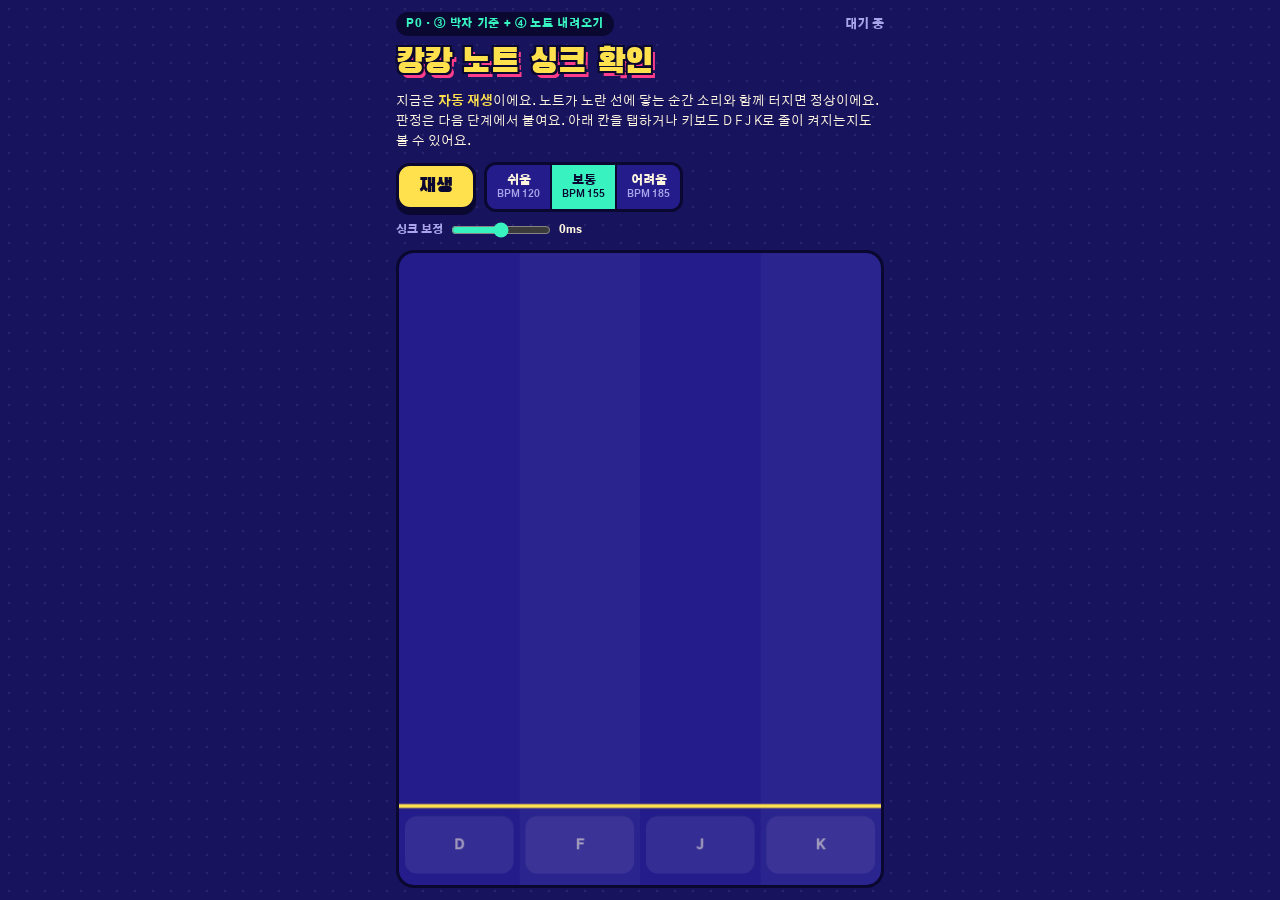
<file: projects/hapgyeok-bomber-p0/index.html>
<!doctype html><html><head><meta charset=utf8><meta name=viewport content="width=device-width,initial-scale=1,viewport-fit=cover"><style>:root{color-scheme:light;box-sizing:border-box;padding-top:env(safe-area-inset-top,0px);padding-bottom:env(safe-area-inset-bottom,0px)}html{scroll-padding-top:env(safe-area-inset-top,0px)}body{margin:0;padding:0;font:14px -apple-system,BlinkMacSystemFont,sans-serif;background:#faf9f5;color:#141413}img{max-width:100%}[hidden]:not([hidden=until-found i]){display:none!important}</style></head><body>
<title>합격 폭격기 P0</title>
<link rel="preconnect" href="https://fonts.googleapis.com">
<link rel="preconnect" href="https://fonts.gstatic.com" crossorigin>
<link rel="stylesheet" href="https://fonts.googleapis.com/css2?family=Black+Han+Sans&family=Gothic+A1:wght@400;700;900&display=swap">
<style>
/* Layout: one-screen rhythm cabinet. Compact header with controls on top, 4-lane canvas playfield fills the rest. Night-show identity shared with the game. */
:root{
  --bg:#17135c; --bg2:#231c8a; --ink:#0a0830; --paper:#fff6e0;
  --yellow:#ffe14d; --pink:#ff3d8b; --mint:#38f2c0; --violet:#9b8cff; --muted:#aaa4ea;
  --display:'Black Han Sans','Gothic A1','Apple SD Gothic Neo','Malgun Gothic',sans-serif;
  --body:'Gothic A1','Apple SD Gothic Neo','Malgun Gothic',sans-serif;
  color-scheme:dark;
}
html,body{height:100%}
body{background:var(--bg);color:var(--paper);font-family:var(--body);margin:0;overflow:hidden;-webkit-user-select:none;user-select:none;-webkit-tap-highlight-color:transparent;
  background-image:radial-gradient(rgba(255,255,255,.07) 1.5px,transparent 1.6px);background-size:18px 18px}
.app{height:100%;max-width:520px;margin:0 auto;box-sizing:border-box;padding-block:12px;padding-inline:16px;display:flex;flex-direction:column;gap:10px}
.top{display:flex;justify-content:space-between;align-items:center;gap:10px}
.chip{background:var(--ink);color:var(--mint);font-weight:900;font-size:11px;letter-spacing:.06em;padding:5px 10px;border-radius:999px;white-space:nowrap}
.status{font-size:12px;font-weight:900;color:var(--muted);font-variant-numeric:tabular-nums;white-space:nowrap}
h1{margin:0;font-family:var(--display);font-weight:400;font-size:clamp(26px,8vw,34px);line-height:1.05;color:var(--yellow);
  text-shadow:-2px -2px 0 var(--ink),2px -2px 0 var(--ink),-2px 2px 0 var(--ink),2px 2px 0 var(--ink),4px 5px 0 var(--pink)}
.lead{margin:0;font-size:13px;line-height:1.55;color:var(--paper)}
.lead b{color:var(--yellow)}
.controls{display:flex;flex-wrap:wrap;gap:8px;align-items:center}
.play{font-family:var(--display);font-size:20px;color:var(--ink);background:var(--yellow);border:3px solid var(--ink);border-radius:14px;padding:8px 20px;box-shadow:0 5px 0 var(--ink);cursor:pointer}
.play:active{transform:translateY(3px);box-shadow:0 2px 0 var(--ink)}
.play[aria-pressed="true"]{background:var(--pink);color:var(--paper)}
.seg{display:flex;border:3px solid var(--ink);border-radius:12px;overflow:hidden}
.seg button{font:inherit;font-size:12px;font-weight:900;background:var(--bg2);color:var(--paper);border:0;padding:8px 10px;cursor:pointer;line-height:1.25}
.seg button small{display:block;font-size:10px;font-weight:700;color:var(--muted)}
.seg button+button{border-left:2px solid var(--ink)}
.seg button[aria-pressed="true"]{background:var(--mint);color:var(--ink)}
.seg button[aria-pressed="true"] small{color:var(--ink)}
.seg button:disabled{opacity:.5;cursor:not-allowed}
button:focus-visible,input:focus-visible{outline:3px solid var(--mint);outline-offset:2px}
.offset{display:flex;align-items:center;gap:6px;font-size:11px;font-weight:900;color:var(--muted)}
.offset input{width:100px;accent-color:var(--mint)}
.offset output{min-width:46px;font-variant-numeric:tabular-nums;color:var(--paper)}
.field{position:relative;flex:1;min-height:260px;border-radius:18px;border:3px solid var(--ink);background:var(--bg2);overflow:hidden;touch-action:none}
canvas{display:block;width:100%;height:100%}
</style>

<div class="app">
  <div class="top">
    <span class="chip">P0 · ③ 박자 기준 + ④ 노트 내려오기</span>
    <span class="status" id="status">대기 중</span>
  </div>
  <h1>캉캉 노트 싱크 확인</h1>
  <p class="lead">지금은 <b>자동 재생</b>이에요. 노트가 노란 선에 닿는 순간 소리와 함께 터지면 정상이에요. 판정은 다음 단계에서 붙여요. 아래 칸을 탭하거나 키보드 D F J K로 줄이 켜지는지도 볼 수 있어요.</p>
  <div class="controls">
    <button class="play" id="play" type="button" aria-pressed="false">재생</button>
    <div class="seg" role="group" aria-label="난이도">
      <button type="button" data-diff="easy" aria-pressed="false">쉬움<small>BPM 120</small></button>
      <button type="button" data-diff="normal" aria-pressed="true">보통<small>BPM 155</small></button>
      <button type="button" data-diff="hard" aria-pressed="false">어려움<small>BPM 185</small></button>
    </div>
    <label class="offset" for="offset">싱크 보정 <input id="offset" type="range" min="-150" max="150" step="10" value="0"><output id="offsetOut">0ms</output></label>
  </div>
  <div class="field" id="field"><canvas id="cv"></canvas></div>
</div>

<script>
/* ---------- 곡 데이터: 캉캉 주제 (다장조 2/4, 길이 단위 = 8분음표) ---------- */
const BARS = [
  [['C4',4]], [['D4',1],['F4',1],['E4',1],['D4',1]], [['G4',2],['G4',2]], [['G4',1],['A4',1],['E4',1],['F4',1]],
  [['D4',2],['D4',2]], [['D4',1],['F4',1],['E4',1],['D4',1]], [['C4',1],['C5',1],['B4',1],['A4',1]], [['G4',1],['F4',1],['E4',1],['D4',1]],
  [['C4',4]], [['D4',1],['F4',1],['E4',1],['D4',1]], [['G4',2],['G4',2]], [['G4',1],['A4',1],['E4',1],['F4',1]],
  [['D4',2],['D4',2]], [['D4',1],['F4',1],['E4',1],['D4',1]], [['C4',1],['G4',1],['D4',1],['E4',1]], [['C4',4]]
];
const CHORDS = ['C','G','C','C','G','G','C','G','C','G','C','C','G','G','G','C'];
const BASS = {C:['C3','G2'], G:['G2','D3']};
const STAB = {C:['E4','G4','C5'], G:['D4','G4','B4']};
const SOLFA = {C:'도',D:'레',E:'미',F:'파',G:'솔',A:'라',B:'시'};
const SEMI = {C:0,D:2,E:4,F:5,G:7,A:9,B:11};
const freq = n => 440*Math.pow(2,(SEMI[n[0]]+12*(+n[1]+1)-69)/12);
// 음 높이 → 줄 (낮은 음은 왼쪽, 높은 음은 오른쪽)
const LANE_OF = {C4:0,D4:0,E4:1,F4:1,G4:2,A4:2,B4:3,C5:3};
const LANE_COL = ['#ff3d8b','#ffe14d','#38f2c0','#9b8cff'];
const KEYS = ['d','f','j','k'];
const ROUNDS = 3, COUNTIN = 8;
const DIFF = {
  easy:   {bpm:120, lead:1.7,  keep:n=>n.t8%2===0},  // 정박 음만
  normal: {bpm:155, lead:1.35, keep:()=>true},
  hard:   {bpm:185, lead:1.05, keep:()=>true}
};

// 3절 반복: 1~2절은 그대로, 3절은 한 옥타브 겹쳐서 클라이맥스
function buildSong(){
  const mel=[], bars=[]; let t8=COUNTIN;
  for(let r=0;r<ROUNDS;r++) BARS.forEach((bar,bi)=>{
    bars.push({t8, chord:CHORDS[bi], r});
    bar.forEach(([n,len])=>{ mel.push({n,t8,len,r}); t8+=len; });
  });
  return {mel, bars, end:t8};
}
const SONG = buildSong();

/* ---------- 소리 (오디오 시계가 모든 타이밍의 기준) ---------- */
let ctx=null, master=null;
function initAudio(){
  if(ctx) return;
  try{ const AC=window.AudioContext||window.webkitAudioContext; ctx=new AC(); }catch(e){}
}
function newMaster(){ master=ctx.createGain(); master.gain.value=.45; master.connect(ctx.destination); }
function voice(f,t,dur,type,vol){
  const o=ctx.createOscillator(), g=ctx.createGain();
  o.type=type; o.frequency.setValueAtTime(f,t);
  g.gain.setValueAtTime(0,t); g.gain.linearRampToValueAtTime(vol,t+.008);
  g.gain.setValueAtTime(vol,t+dur*.7); g.gain.exponentialRampToValueAtTime(.001,t+dur);
  o.connect(g); g.connect(master); o.start(t); o.stop(t+dur+.02);
}
function buildAudioEvents(e){
  const ev=[];
  for(let i=0;i<4;i++) ev.push({t:i*2*e, play:at=>voice(i===0?1760:1320,at,.05,'square',.12)});
  for(const m of SONG.mel) ev.push({t:m.t8*e, play:at=>{
    const f=freq(m.n)*2;
    voice(f,at,m.len*e*.92,'square',.15);
    voice(f*2,at,m.len*e*.5,'triangle',m.r===2?.09:.04);
  }});
  for(const b of SONG.bars) ev.push({t:b.t8*e, play:at=>{
    const [root,fifth]=BASS[b.chord];
    voice(freq(root),at,e*.9,'triangle',.3);
    voice(freq(fifth),at+2*e,e*.9,'triangle',.3);
    [1,3].forEach(o=>STAB[b.chord].forEach(n=>voice(freq(n),at+o*e,e*.4,'square',b.r===2?.04:.025)));
  }});
  return ev.sort((a,b)=>a.t-b.t);
}

/* ---------- 상태 ---------- */
let diff='normal', playing=false, t0=0, e=0, events=[], ai=0, pumpTimer=0, notes=[], flashes=[], endAt=0;
const press=[0,0,0,0];
let offsetMs=0;
const statusEl=document.getElementById('status'), playBtn=document.getElementById('play');

function songTime(){ // 화면에 쓰는 곡 시간: 출력 지연을 빼고 사용자 보정을 더함
  const lat=(ctx.outputLatency||ctx.baseLatency||0);
  return ctx.currentTime-lat-t0+offsetMs/1000;
}
function start(){
  initAudio(); if(!ctx) { statusEl.textContent='이 브라우저는 소리를 지원하지 않아요'; return; }
  ctx.resume && ctx.resume(); newMaster();
  const D=DIFF[diff]; e=30/D.bpm;
  events=buildAudioEvents(e); ai=0;
  notes=SONG.mel.filter(D.keep).map(m=>({time:m.t8*e, lane:LANE_OF[m.n], label:SOLFA[m.n[0]], done:false}));
  flashes=[]; t0=ctx.currentTime+.15; endAt=SONG.end*e+.6;
  playing=true; playBtn.textContent='정지'; playBtn.setAttribute('aria-pressed','true');
  document.querySelectorAll('.seg button').forEach(b=>b.disabled=true);
  pump(); pumpTimer=setInterval(pump,25);
}
function stop(label){
  playing=false; clearInterval(pumpTimer);
  if(master){ master.disconnect(); master=null; }
  playBtn.textContent='재생'; playBtn.setAttribute('aria-pressed','false');
  document.querySelectorAll('.seg button').forEach(b=>b.disabled=false);
  statusEl.textContent=label||'대기 중';
}
function pump(){ // 0.2초 앞까지 미리 예약
  const horizon=ctx.currentTime+.2;
  while(ai<events.length && t0+events[ai].t<horizon){ events[ai].play(t0+events[ai].t); ai++; }
}

/* ---------- 그리기 ---------- */
const cv=document.getElementById('cv'), g=cv.getContext('2d'), fieldEl=document.getElementById('field');
let W=0,H=0;
function resize(){ const dpr=Math.min(2,devicePixelRatio||1), r=fieldEl.getBoundingClientRect(); W=r.width; H=r.height; cv.width=W*dpr; cv.height=H*dpr; g.setTransform(dpr,0,0,dpr,0,0); }
addEventListener('resize',resize); resize();
const PAD=72;
function rr(x,y,w,h,r){ g.beginPath(); g.moveTo(x+r,y); g.arcTo(x+w,y,x+w,y+h,r); g.arcTo(x+w,y+h,x,y+h,r); g.arcTo(x,y+h,x,y,r); g.arcTo(x,y,x+w,y,r); g.closePath(); }
function fmt(s){ s=Math.max(0,s); return Math.floor(s/60)+':'+String(Math.floor(s%60)).padStart(2,'0'); }

function frame(){
  const lw=W/4, lineY=H-PAD-8, now=performance.now();
  g.clearRect(0,0,W,H);
  for(let i=0;i<4;i++){
    g.fillStyle=i%2?'rgba(255,255,255,.035)':'rgba(255,255,255,.0)'; g.fillRect(i*lw,0,lw,H);
    const lit=Math.max(0,1-(now-press[i])/160);
    if(lit>0){ const gr=g.createLinearGradient(0,lineY,0,lineY-H*.6); gr.addColorStop(0,LANE_COL[i]+'88'); gr.addColorStop(1,LANE_COL[i]+'00'); g.globalAlpha=lit; g.fillStyle=gr; g.fillRect(i*lw,0,lw,lineY); g.globalAlpha=1; }
  }
  // 판정선
  g.fillStyle='#ffe14d'; g.fillRect(0,lineY-2,W,4);
  // 패드
  for(let i=0;i<4;i++){
    const lit=Math.max(0,1-(now-press[i])/160);
    rr(i*lw+6,lineY+10,lw-12,PAD-14,12); g.fillStyle=lit>0?LANE_COL[i]:'rgba(255,255,255,.08)'; g.fill();
    g.fillStyle=lit>0?'#0a0830':'rgba(255,246,224,.55)'; g.font='900 14px "Gothic A1",sans-serif'; g.textAlign='center'; g.textBaseline='middle';
    g.fillText(KEYS[i].toUpperCase(), i*lw+lw/2, lineY+10+(PAD-14)/2);
  }
  if(playing){
    pump();
    const st=songTime(), lead=DIFF[diff].lead;
    // 카운트인
    if(st<COUNTIN*e){ const beat=Math.floor(Math.max(0,st)/(2*e)); g.fillStyle='#fff6e0'; g.font='64px "Black Han Sans",sans-serif'; g.textAlign='center'; g.textBaseline='middle'; g.fillText(st<0?'':String(4-Math.min(3,beat)), W/2, H*.38); }
    for(const n of notes){
      if(n.done) continue;
      const dt=n.time-st;
      if(dt<=0){ n.done=true; flashes.push({lane:n.lane,t:now}); press[n.lane]=now; continue; }
      if(dt>lead) break;
      const y=lineY-dt/lead*lineY;
      rr(n.lane*lw+8,y-11,lw-16,22,8); g.fillStyle=LANE_COL[n.lane]; g.fill();
      g.lineWidth=3; g.strokeStyle='#0a0830'; g.stroke();
      g.fillStyle='#0a0830'; g.font='900 13px "Gothic A1",sans-serif'; g.textAlign='center'; g.textBaseline='middle'; g.fillText(n.label, n.lane*lw+lw/2, y);
    }
    const total=SONG.end*e, round=Math.min(ROUNDS,Math.max(1,Math.floor((st-COUNTIN*e)/(16*8*e))+1));
    statusEl.textContent=`${st<COUNTIN*e?'준비':round+'절 / '+ROUNDS} · ${fmt(st)} / ${fmt(total)} · 노트 ${notes.length}개`;
    if(st>endAt) stop('끝! 다시 재생해 보세요');
  }
  // 터지는 효과
  flashes=flashes.filter(f=>now-f.t<320);
  for(const f of flashes){
    const p=(now-f.t)/320, cx=f.lane*lw+lw/2;
    g.globalAlpha=1-p; g.strokeStyle=LANE_COL[f.lane]; g.lineWidth=5*(1-p)+1;
    g.beginPath(); g.arc(cx,lineY,10+p*lw*.45,0,Math.PI*2); g.stroke(); g.globalAlpha=1;
  }
  requestAnimationFrame(frame);
}
requestAnimationFrame(frame);

/* ---------- 입력 (이번 단계는 줄이 켜지는 것만) ---------- */
function hitLane(i){ press[i]=performance.now(); }
fieldEl.addEventListener('pointerdown',ev=>{ const r=fieldEl.getBoundingClientRect(); hitLane(Math.min(3,Math.max(0,Math.floor((ev.clientX-r.left)/(r.width/4))))); });
addEventListener('keydown',ev=>{ const i=KEYS.indexOf(ev.key.toLowerCase()); if(i>=0 && !ev.repeat) hitLane(i); });

playBtn.addEventListener('click',()=> playing?stop():start());
document.querySelectorAll('.seg button').forEach(b=>b.addEventListener('click',()=>{
  diff=b.dataset.diff; document.querySelectorAll('.seg button').forEach(x=>x.setAttribute('aria-pressed',String(x===b)));
}));
const off=document.getElementById('offset'), offOut=document.getElementById('offsetOut');
off.addEventListener('input',()=>{ offsetMs=+off.value; offOut.textContent=(offsetMs>0?'+':'')+offsetMs+'ms'; });
</script>

</body></html>
</file>
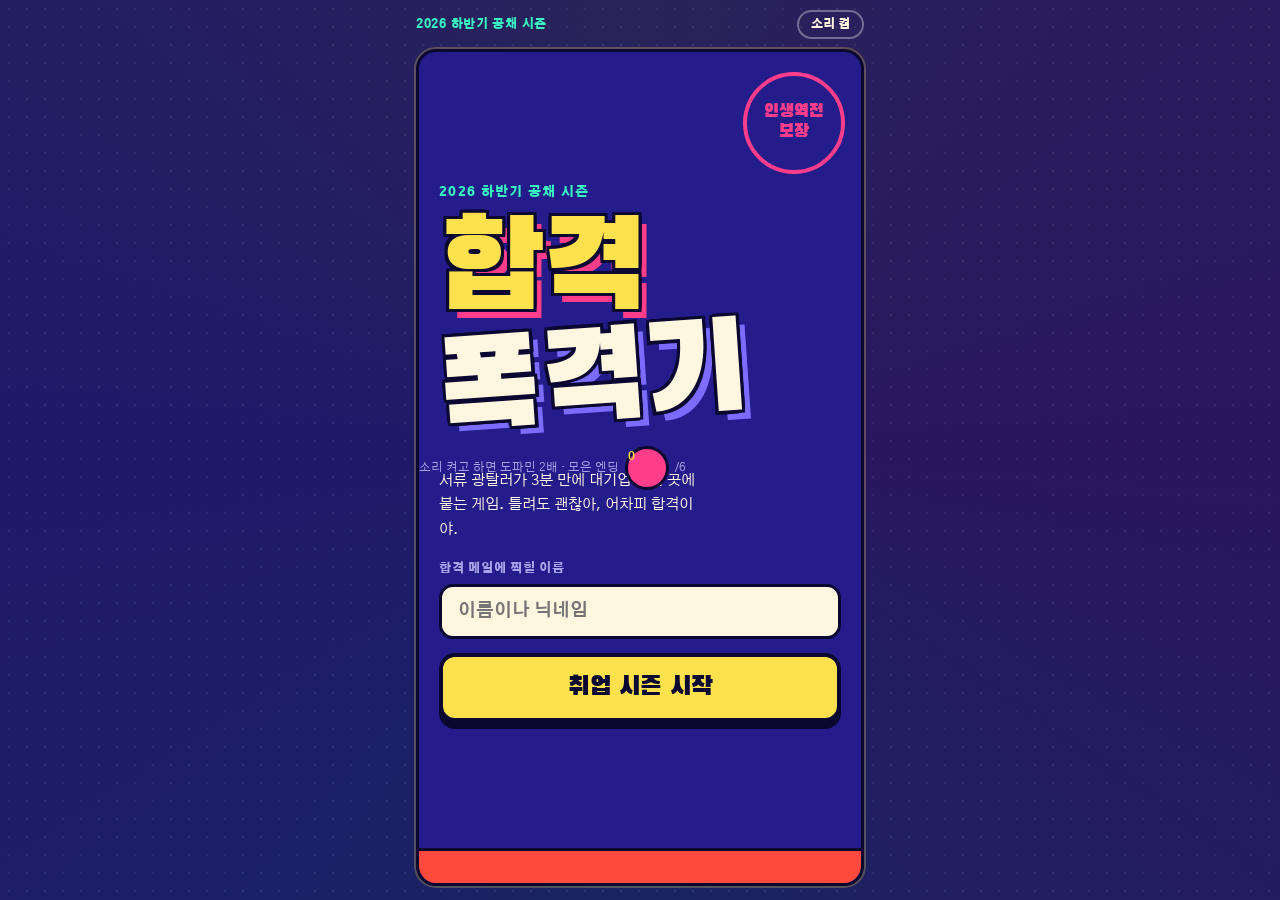
<file: projects/hapgyeok-bomber/index.html>
<!doctype html><html><head><meta charset=utf8><meta name=viewport content="width=device-width,initial-scale=1,viewport-fit=cover"><style>:root{color-scheme:light;box-sizing:border-box;padding-top:env(safe-area-inset-top,0px);padding-bottom:env(safe-area-inset-bottom,0px)}html{scroll-padding-top:env(safe-area-inset-top,0px)}body{margin:0;padding:0;font:14px -apple-system,BlinkMacSystemFont,sans-serif;background:#faf9f5;color:#141413}img{max-width:100%}[hidden]:not([hidden=until-found i]){display:none!important}</style></head><body>
<title>합격 폭격기</title>
<link rel="preconnect" href="https://fonts.googleapis.com">
<link rel="preconnect" href="https://fonts.gstatic.com" crossorigin>
<link rel="stylesheet" href="https://fonts.googleapis.com/css2?family=Black+Han+Sans&family=Gothic+A1:wght@400;700;900&display=swap">
<style>
/* Layout: one-screen arcade cabinet. Top bar, HUD strip, play field; captions, particles and mail alerts float above. Single deliberate night-show look. */
:root{
  --bg:#17135c; --bg2:#231c8a; --ink:#0a0830; --paper:#fff6e0; --paper2:#ece4ff;
  --yellow:#ffe14d; --pink:#ff3d8b; --mint:#38f2c0; --red:#ff4b3e; --violet:#7b6bff; --muted:#aaa4ea; --muted-ink:#6b6596;
  --display:'Black Han Sans','Gothic A1','Apple SD Gothic Neo','Malgun Gothic',sans-serif;
  --body:'Gothic A1','Apple SD Gothic Neo','Malgun Gothic',sans-serif;
  --stroke:-3px -3px 0 var(--ink),3px -3px 0 var(--ink),-3px 3px 0 var(--ink),3px 3px 0 var(--ink),0 -3px 0 var(--ink),0 3px 0 var(--ink),-3px 0 0 var(--ink),3px 0 0 var(--ink);
  color-scheme:dark;
}
html,body{height:100%}
body{margin:0;background:var(--bg);color:var(--paper);font-family:var(--body);overflow:hidden;touch-action:manipulation;-webkit-user-select:none;user-select:none;-webkit-tap-highlight-color:transparent;
  background-image:radial-gradient(rgba(255,255,255,.07) 1.5px,transparent 1.6px);background-size:18px 18px}
button{font-family:inherit}
button:focus-visible,input:focus-visible{outline:3px solid var(--mint);outline-offset:2px}
#bgfx{position:fixed;inset:-60%;background:conic-gradient(from 0deg,var(--yellow),var(--pink),var(--mint),var(--violet),var(--yellow));opacity:.08;animation:spin 24s linear infinite;pointer-events:none;z-index:0}
body.fever #bgfx{opacity:.42;animation-duration:2.2s}
#app{position:relative;z-index:1;height:100%;max-width:480px;margin:0 auto;box-sizing:border-box;padding-block:10px 14px;padding-inline:16px;display:flex;flex-direction:column;gap:10px}
.topbar{display:flex;justify-content:space-between;align-items:center;gap:10px}
#stagechip{font-weight:900;font-size:12px;letter-spacing:.06em;color:var(--mint);white-space:nowrap;overflow:hidden;text-overflow:ellipsis;min-width:0}
#mute{flex:none;background:transparent;color:var(--paper);border:2px solid rgba(255,255,255,.35);border-radius:999px;padding:5px 12px;font-size:12px;font-weight:900;cursor:pointer}
#mute[aria-pressed="true"]{color:var(--muted);border-style:dashed}
#hud{display:grid;gap:8px}
.hud-row{display:flex;align-items:flex-end;justify-content:space-between;gap:10px}
.sal span{display:block;font-size:11px;font-weight:900;color:var(--muted);letter-spacing:.06em}
.sal b{font-family:var(--display);font-weight:400;font-size:30px;line-height:1.05;color:var(--yellow);font-variant-numeric:tabular-nums;text-shadow:3px 3px 0 var(--ink)}
.combo{font-family:var(--display);font-size:22px;color:var(--pink);text-shadow:var(--stroke);scale:var(--s,1);transform-origin:right bottom;white-space:nowrap}
.combo.bump{animation:bump .22s}
.hud-row2{display:flex;align-items:center;gap:8px}
.gauge{flex:1;height:14px;border-radius:999px;background:rgba(255,255,255,.12);border:2px solid var(--ink);overflow:hidden}
.gauge i{display:block;height:100%;width:0;background:linear-gradient(90deg,var(--pink),var(--yellow));transition:width .35s cubic-bezier(.2,1.4,.4,1)}
body.fever .gauge i{background:linear-gradient(90deg,var(--yellow),var(--pink),var(--mint),var(--violet),var(--yellow));background-size:200% 100%;animation:slide .6s linear infinite}
.g-lbl{font-size:11px;font-weight:900;color:var(--muted);white-space:nowrap}
body.fever .g-lbl{color:var(--yellow)}
#field{position:relative;flex:1;min-height:0;border-radius:20px;background:var(--bg2);border:3px solid var(--ink);box-shadow:0 0 0 2px rgba(255,225,77,.25);overflow:hidden}
body.fever #field{animation:glow .5s ease-in-out infinite alternate}
#fx{position:fixed;inset:0;width:100%;height:100%;pointer-events:none;z-index:50}
#captions{position:fixed;inset:0;pointer-events:none;z-index:60;overflow:hidden}
#flash{position:fixed;inset:0;background:var(--paper);opacity:0;pointer-events:none;z-index:80}
#flash.on{animation:flash .28s ease-out}

/* captions */
.pop{position:absolute;left:50%;top:40%;font-family:var(--display);font-size:clamp(46px,14vw,76px);white-space:nowrap;color:var(--yellow);text-shadow:var(--stroke),7px 8px 0 var(--pink);animation:popIn .95s cubic-bezier(.2,1.6,.4,1) forwards}
.pop.bad{color:var(--paper);text-shadow:var(--stroke),6px 7px 0 var(--violet);top:32%}
.pop.combo{color:var(--mint);top:56%;font-size:clamp(38px,11vw,58px)}
.pop.fever{font-size:clamp(64px,20vw,110px);animation-duration:1.3s;color:var(--paper);text-shadow:var(--stroke),6px 6px 0 var(--pink),12px 12px 0 var(--yellow)}
.pop.mega{font-size:clamp(50px,15vw,84px);animation-duration:1.5s}
.quip{position:absolute;left:50%;bottom:20%;width:min(400px,calc(100% - 48px));transform:translateX(-50%);background:var(--paper);color:var(--ink);border:3px solid var(--ink);border-radius:14px;box-shadow:6px 6px 0 var(--pink);padding:12px 14px;animation:quipIn 1.5s cubic-bezier(.2,1.4,.4,1) forwards}
.quip small{display:block;font-size:12px;font-weight:900;color:var(--pink);letter-spacing:.04em}
.quip b{display:block;font-size:17px;line-height:1.4;font-weight:900;margin-top:2px}
.gain{position:absolute;font-family:var(--display);font-size:24px;color:var(--mint);text-shadow:var(--stroke);white-space:nowrap;animation:gainUp 1.1s ease-out forwards}
.notif{position:fixed;z-index:70;top:calc(env(safe-area-inset-top,0px) + 10px);left:50%;width:min(440px,calc(100% - 32px));transform:translateX(-50%);box-sizing:border-box;background:var(--paper);color:var(--ink);border:3px solid var(--ink);border-radius:16px;padding:10px 14px;box-shadow:0 10px 0 rgba(10,8,48,.35);animation:dropIn .5s cubic-bezier(.2,1.5,.4,1)}
.n-top{display:flex;justify-content:space-between;font-size:11px;font-weight:900;color:var(--muted-ink)}
.n-app{color:var(--pink)}
.notif b{display:block;font-size:15px;margin-top:3px}
.notif p{margin:2px 0 0;font-size:13px}

/* screens */
.screen,.mg,.command,.stage-title,.clear,.drum,.inbox,.ending,.title{position:absolute;inset:0}
.title{overflow-y:auto;box-sizing:border-box;padding:28px 20px 56px;display:flex;flex-direction:column;justify-content:center;gap:14px}
.kicker{margin:0;font-weight:900;letter-spacing:.1em;font-size:13px;color:var(--mint)}
.logo{margin:0;font-family:var(--display);font-weight:400;line-height:.95;font-size:clamp(76px,25vw,124px);display:flex;flex-direction:column}
.logo span{color:var(--yellow);text-shadow:var(--stroke),8px 9px 0 var(--pink)}
.logo span+span{color:var(--paper);text-shadow:var(--stroke),8px 9px 0 var(--violet);transform:rotate(-4deg);transform-origin:left center;margin-top:4px}
.stamp{position:absolute;top:20px;right:16px;width:94px;height:94px;border-radius:50%;border:4px solid var(--pink);color:var(--pink);display:grid;place-items:center;text-align:center;font-family:var(--display);font-size:18px;line-height:1.1;animation:stampy 2.6s ease-in-out infinite}
.tag{margin:0;font-size:15px;line-height:1.65;max-width:34ch}
.title form{display:grid;gap:8px;margin-top:4px}
.title label{font-size:12px;font-weight:900;color:var(--muted);letter-spacing:.06em}
.title input{font:inherit;font-size:18px;font-weight:700;padding:13px 16px;border-radius:14px;border:3px solid var(--ink);background:var(--paper);color:var(--ink);min-width:0;-webkit-user-select:text;user-select:text}
.go{font-family:var(--display);font-size:26px;color:var(--ink);background:var(--yellow);border:4px solid var(--ink);border-radius:16px;padding:14px;box-shadow:0 7px 0 var(--ink);cursor:pointer;margin-top:6px}
.go:active{transform:translateY(5px);box-shadow:0 2px 0 var(--ink)}
.note{font-size:12px;color:var(--muted);margin:0}
.note b{color:var(--yellow)}
.ticker{position:absolute;left:0;right:0;bottom:0;background:var(--red);color:var(--paper);font-weight:900;font-size:13px;padding:8px 0;overflow:hidden;white-space:nowrap;border-top:3px solid var(--ink)}
.ticker-in{display:inline-block;padding-left:100%;animation:ticker 26s linear infinite}

.command{display:grid;place-content:center;text-align:center;gap:12px;z-index:4;background:repeating-linear-gradient(-45deg,var(--bg2) 0 24px,var(--bg) 24px 48px)}
.cmd{font-family:var(--display);font-size:clamp(66px,21vw,112px);color:var(--yellow);text-shadow:var(--stroke),8px 9px 0 var(--pink);animation:cmdIn .38s cubic-bezier(.2,1.8,.4,1)}
.hint{justify-self:center;font-weight:900;font-size:15px;background:var(--ink);padding:7px 14px;border-radius:10px;max-width:calc(100% - 32px)}
.stage-title{display:grid;place-content:center;text-align:center;gap:8px;background:var(--yellow);color:var(--ink);animation:wipeIn .45s cubic-bezier(.2,1.2,.4,1)}
.st-no{justify-self:center;background:var(--ink);color:var(--yellow);font-weight:900;letter-spacing:.14em;font-size:13px;padding:6px 14px;border-radius:999px}
.st-name{font-family:var(--display);font-size:clamp(40px,12vw,60px);line-height:1.1;text-wrap:balance;padding-inline:12px}
.st-sub{font-weight:700;font-size:15px}
.clear{display:grid;place-content:center;text-align:center}
.clear-t{font-family:var(--display);font-size:clamp(44px,13vw,70px);color:var(--mint);text-shadow:var(--stroke),7px 7px 0 var(--ink);animation:cmdIn .4s cubic-bezier(.2,1.8,.4,1);text-wrap:balance;padding-inline:12px}
.drum{display:grid;place-content:center;text-align:center;gap:10px}
.drum-t{font-family:var(--display);font-size:clamp(40px,12vw,60px);color:var(--paper);text-shadow:var(--stroke);animation:throb .32s ease-in-out infinite}
.drum-s{font-weight:900;color:var(--muted)}

/* microgames */
.mg{overflow:hidden;box-sizing:border-box;padding:28px 14px 16px;display:flex;flex-direction:column;align-items:center;justify-content:center;gap:16px}
.mg.won{animation:wonGlow .5s}
.mg.lost{filter:grayscale(.7) brightness(.8);transition:filter .2s}
.tbar{position:absolute;left:12px;right:12px;top:10px;height:9px;background:rgba(255,255,255,.12);border-radius:5px;overflow:hidden;z-index:5}
.tbar i{display:block;height:100%;background:var(--yellow);transform-origin:left}
.tbar.late i{background:var(--red)}
.bigbtn{font-family:var(--display);font-size:34px;color:var(--ink);background:var(--yellow);border:4px solid var(--ink);border-radius:999px;padding:16px 46px;box-shadow:0 8px 0 var(--ink);cursor:pointer;touch-action:manipulation}
.bigbtn.hit{animation:press .12s}
.bigbtn.submit{background:var(--mint)}
.doc{width:100%;max-width:380px;background:var(--paper);color:var(--ink);border-radius:12px;border:3px solid var(--ink);box-shadow:6px 6px 0 var(--pink);overflow:hidden}
.doc-h{display:flex;justify-content:space-between;gap:8px;padding:8px 12px;background:var(--paper2);font-size:12px;font-weight:700}
.doc-h b{font-variant-numeric:tabular-nums}
.doc-body{height:112px;padding:10px 12px;font-size:14px;line-height:1.6;overflow:hidden}
.caret{display:inline-block;width:2px;height:1em;background:var(--ink);vertical-align:-2px;animation:blink .6s steps(1) infinite}
.meter{height:10px;background:var(--paper2)}
.meter i{display:block;height:100%;width:0;background:var(--pink);transition:width .08s}
.dl{width:100%;max-width:380px;box-sizing:border-box;background:var(--paper);color:var(--ink);border:3px solid var(--ink);border-radius:14px;padding:14px;box-shadow:6px 6px 0 var(--pink);display:grid;gap:10px}
.dl-site{font-size:12px;font-weight:900;color:var(--muted-ink)}
.dl-clock{font-family:var(--display);font-size:clamp(32px,10vw,42px);text-align:center;font-variant-numeric:tabular-nums}
.dl.hot .dl-clock{color:var(--red);animation:throb .25s infinite}
.dl.ok .dl-clock{color:var(--ink);background:var(--mint);border-radius:8px;animation:none}
.dl-track{position:relative;height:22px;background:var(--paper2);border-radius:7px;border:2px solid var(--ink);overflow:hidden}
.dl-zone{position:absolute;top:0;bottom:0;right:0;background:var(--mint)}
.dl-needle{position:absolute;top:0;bottom:0;width:4px;margin-left:-2px;background:var(--ink)}
.dl-labels{display:flex;justify-content:space-between;font-size:11px;font-weight:900;color:var(--muted-ink)}
.alarm{position:absolute;width:84px;height:84px;border-radius:50%;background:var(--paper);border:4px solid var(--ink);box-shadow:0 5px 0 var(--ink);display:grid;place-content:center;text-align:center;color:var(--ink);cursor:pointer;padding:0;animation:ring var(--d,.1s) linear infinite alternate}
.alarm::before,.alarm::after{content:'';position:absolute;top:-12px;width:22px;height:16px;background:var(--red);border:3px solid var(--ink);border-radius:12px 12px 4px 4px}
.alarm::before{left:0;transform:rotate(-32deg)}
.alarm::after{right:0;transform:rotate(32deg)}
.face{font-family:var(--display);font-size:19px}
.zz{font-size:11px;font-weight:900;color:var(--red)}
.alarm.off{animation:none;background:var(--paper2);opacity:.6}
.alarm.off::before,.alarm.off::after{background:var(--muted)}
.alarm.off .zz{color:var(--muted-ink)}
.q{font-weight:900;font-size:15px;background:var(--ink);padding:6px 12px;border-radius:9px}
.grid{display:grid;grid-template-columns:repeat(var(--n),1fr);gap:6px;width:min(100%,340px)}
.cell{aspect-ratio:1;padding:0;font-family:var(--display);font-size:clamp(20px,7vw,34px);background:var(--paper);color:var(--ink);border:3px solid var(--ink);border-radius:10px;cursor:pointer}
.cell.right,.cell.reveal{background:var(--mint)}
.cell.right{animation:bump .25s}
.cell.wrong{background:var(--red);color:var(--paper)}
.code{position:absolute;inset:26px 12px 12px;margin:0;font-family:ui-monospace,Consolas,monospace;font-size:12.5px;line-height:1.8;color:var(--muted);opacity:.6;white-space:pre-wrap;overflow:hidden;pointer-events:none}
.bug{position:absolute;left:0;top:0;width:52px;height:52px;padding:0;border:0;background:transparent;cursor:pointer}
.bug i{position:absolute;inset:10px 12px 6px;border:3px solid var(--ink);border-radius:50% 50% 46% 46%;background:radial-gradient(circle at 30% 45%,var(--ink) 3px,transparent 4px),radial-gradient(circle at 70% 68%,var(--ink) 3px,transparent 4px),var(--red)}
.bug i::before{content:'';position:absolute;left:50%;top:-11px;width:16px;height:12px;margin-left:-8px;background:var(--ink);border-radius:50% 50% 30% 30%}
.bug i::after{content:'';position:absolute;left:50%;top:1px;bottom:1px;width:3px;margin-left:-1.5px;background:var(--ink)}
.bug.dead{pointer-events:none}
.bug.dead span{font-family:var(--display);font-size:22px;color:var(--yellow);text-shadow:var(--stroke)}
.dodge{touch-action:none;cursor:grab;justify-content:flex-start}
.dodge-lbl{font-weight:900;font-size:13px;color:var(--muted)}
.me{position:absolute;left:0;top:0;width:48px;height:48px;border-radius:50%;background:var(--yellow);border:3px solid var(--ink);box-sizing:border-box;display:grid;place-items:center;font-family:var(--display);font-size:20px;color:var(--ink);box-shadow:0 0 0 7px rgba(255,225,77,.22);z-index:3}
.me.hit{background:var(--red);color:var(--paper)}
.shot{position:absolute;left:0;top:0;background:var(--paper);color:var(--ink);border:3px solid var(--ink);border-radius:14px;padding:6px 10px;font-size:13px;font-weight:900;white-space:nowrap;box-shadow:3px 3px 0 var(--pink)}
.shot.mom{box-shadow:3px 3px 0 var(--violet)}
.shot.hitshot{background:var(--red);color:var(--paper)}
.rh-top{font-weight:900;font-size:13px;color:var(--muted);position:absolute;top:30px}
.rh-bottom{font-weight:900;font-size:13px;color:var(--muted);position:absolute;bottom:18px}
.lane{position:absolute;left:0;right:0;top:50%;height:70px;margin-top:-35px;background:rgba(255,255,255,.05);border-block:2px dashed rgba(255,255,255,.18)}
.judge{position:absolute;left:34px;top:50%;width:52px;height:52px;margin-top:-26px;box-sizing:border-box;border-radius:50%;border:5px solid var(--yellow);box-shadow:0 0 18px var(--yellow);animation:pulse .45s ease-in-out infinite alternate}
.note{position:absolute;left:0;top:50%;margin-top:-22px;height:44px;display:flex;align-items:center;gap:6px;white-space:nowrap}
.note b{width:44px;height:44px;box-sizing:border-box;border-radius:50%;background:var(--pink);border:3px solid var(--ink);flex:none}
.note span{background:var(--paper);color:var(--ink);border:3px solid var(--ink);border-radius:12px;padding:5px 9px;font-size:13px;font-weight:900}
.note.hit{animation:flyUp .6s forwards}
.note.hit b{background:var(--mint)}
.note.hit span{background:var(--mint)}
.note.miss{opacity:.3;filter:grayscale(1)}
.jt{position:absolute;left:24px;top:calc(50% - 84px);font-family:var(--display);font-size:26px;color:var(--yellow);text-shadow:var(--stroke);animation:gainUp .6s ease-out forwards}
.jt.bad{color:var(--red)}

/* finale */
.inbox{background:var(--paper);color:var(--ink);display:flex;flex-direction:column}
.ib-h{display:flex;justify-content:space-between;align-items:center;padding:14px 16px;border-bottom:3px solid var(--ink);font-size:18px}
.badge{background:var(--red);color:var(--paper);font-weight:900;border-radius:999px;padding:3px 11px;font-variant-numeric:tabular-nums;font-size:15px}
.badge.bump{animation:bump .18s}
.ib-list{flex:1;overflow:hidden;display:flex;flex-direction:column}
.mail{display:grid;grid-template-columns:40px minmax(0,1fr) auto;gap:10px;align-items:center;padding:9px 14px;border-bottom:1px solid var(--paper2);animation:mailIn .25s cubic-bezier(.2,1.4,.4,1)}
.av{width:40px;height:40px;border-radius:50%;display:grid;place-items:center;background:var(--bg2);color:var(--yellow);font-family:var(--display);font-size:18px}
.m-body b{font-size:14px}
.m-body p{margin:2px 0 0;font-size:13px;white-space:nowrap;overflow:hidden;text-overflow:ellipsis}
.m-t{font-size:11px;color:var(--muted-ink);font-weight:700}
.ending{overflow-y:auto;box-sizing:border-box;padding:22px 18px 26px;display:flex;flex-direction:column;gap:16px}
.end-eyebrow{align-self:flex-start;background:var(--pink);color:var(--paper);font-weight:900;font-size:12px;letter-spacing:.05em;padding:5px 11px;border-radius:999px}
.end-title{font-family:var(--display);font-weight:400;font-size:clamp(30px,9vw,42px);line-height:1.18;color:var(--yellow);text-shadow:var(--stroke),5px 6px 0 var(--pink);margin:0;text-wrap:balance}
.end-desc{margin:0;font-size:15px;line-height:1.65}
.end-stats{display:grid;grid-template-columns:1fr 1fr 1fr;gap:8px;margin:0}
.end-stats div{background:rgba(255,255,255,.07);border:2px solid rgba(255,255,255,.14);border-radius:12px;padding:9px 11px;min-width:0}
.end-stats div:first-child{grid-column:1/-1;background:var(--yellow);color:var(--ink);border-color:var(--ink)}
.end-stats dt{font-size:11px;font-weight:900;color:var(--muted)}
.end-stats div:first-child dt{color:var(--ink)}
.end-stats dd{margin:2px 0 0;font-family:var(--display);font-size:20px;font-variant-numeric:tabular-nums}
.end-stats div:first-child dd{font-size:clamp(26px,8vw,34px)}
.dex h3{margin:0 0 8px;font-size:13px;font-weight:900;letter-spacing:.06em;color:var(--muted)}
.dex ul{list-style:none;margin:0;padding:0;display:grid;grid-template-columns:repeat(3,minmax(0,1fr));gap:6px}
.dex li{border:2px dashed rgba(255,255,255,.25);border-radius:10px;padding:8px 6px;min-height:58px;box-sizing:border-box;display:flex;flex-direction:column;justify-content:center;text-align:center;gap:3px}
.dex li b{font-size:13px}
.dex li small{font-size:10.5px;line-height:1.3;color:var(--muted)}
.dex li.on{border-style:solid;border-color:var(--yellow)}
.dex li.cur{background:var(--yellow);color:var(--ink);border-color:var(--ink)}
.cheer{font-family:var(--display);font-size:21px;text-align:center;line-height:1.45;margin:4px 0;text-wrap:balance}
.end-btns{display:grid;grid-template-columns:1fr 1fr;gap:10px}
.btn{font-family:var(--display);font-size:20px;padding:13px;border-radius:14px;border:3px solid var(--ink);background:var(--yellow);color:var(--ink);box-shadow:0 5px 0 var(--ink);cursor:pointer}
.btn.alt{background:var(--paper)}
.btn:active{transform:translateY(4px);box-shadow:0 1px 0 var(--ink)}
.copyout{background:var(--paper);color:var(--ink);border-radius:10px;padding:10px;font-size:13px;-webkit-user-select:text;user-select:text}

@keyframes spin{to{transform:rotate(360deg)}}
@keyframes slide{to{background-position:-200% 0}}
@keyframes glow{from{box-shadow:0 0 0 3px var(--pink),0 0 24px var(--pink)}to{box-shadow:0 0 0 3px var(--yellow),0 0 34px var(--mint)}}
@keyframes flash{from{opacity:.75}to{opacity:0}}
@keyframes popIn{0%{transform:translate(-50%,-50%) scale(3) rotate(-14deg);opacity:0}18%{transform:translate(-50%,-50%) scale(.9) rotate(-4deg);opacity:1}30%{transform:translate(-50%,-50%) scale(1.08) rotate(-6deg)}78%{opacity:1;transform:translate(-50%,-50%) scale(1) rotate(-6deg)}100%{opacity:0;transform:translate(-50%,-95%) scale(1) rotate(-6deg)}}
@keyframes quipIn{0%{transform:translate(-50%,40px);opacity:0}14%{transform:translate(-50%,0);opacity:1}85%{opacity:1}100%{opacity:0;transform:translate(-50%,0)}}
@keyframes gainUp{0%{transform:translateY(0) scale(.6);opacity:0}20%{transform:translateY(-6px) scale(1.15);opacity:1}100%{transform:translateY(-46px) scale(1);opacity:0}}
@keyframes dropIn{from{transform:translate(-50%,-140%)}to{transform:translate(-50%,0)}}
@keyframes bump{50%{transform:scale(1.3)}}
@keyframes ticker{to{transform:translateX(-100%)}}
@keyframes stampy{0%,100%{transform:rotate(14deg) scale(1)}50%{transform:rotate(8deg) scale(1.08)}}
@keyframes cmdIn{from{transform:scale(2.6) rotate(-10deg);opacity:0}to{transform:none;opacity:1}}
@keyframes wipeIn{from{clip-path:polygon(0 0,0 0,0 100%,0 100%)}to{clip-path:polygon(0 0,100% 0,100% 100%,0 100%)}}
@keyframes throb{50%{transform:scale(1.07)}}
@keyframes wonGlow{50%{background:rgba(56,242,192,.25)}}
@keyframes press{50%{transform:translateY(6px) scale(.96);box-shadow:0 2px 0 var(--ink)}}
@keyframes blink{50%{opacity:0}}
@keyframes ring{from{transform:rotate(-13deg)}to{transform:rotate(13deg)}}
@keyframes pulse{to{transform:scale(1.12)}}
@keyframes flyUp{to{transform:translateY(-90px) scale(1.15);opacity:0}}
@keyframes mailIn{from{transform:translateY(-100%) scale(.95);opacity:0}to{transform:none;opacity:1}}
@keyframes fadeOut{0%,80%{opacity:1}100%{opacity:0}}
@media (prefers-reduced-motion:reduce){
  #bgfx,.ticker-in,.stamp,.alarm,.judge,.drum-t{animation:none}
  .pop{animation:fadeOut 1s forwards;transform:translate(-50%,-50%) rotate(-6deg)}
}
</style>

<div id="bgfx"></div>
<div id="app">
  <div class="topbar">
    <span id="stagechip">2026 하반기 공채 시즌</span>
    <button id="mute" type="button" aria-pressed="false">소리 켬</button>
  </div>
  <header id="hud" hidden>
    <div class="hud-row">
      <div class="sal"><span>예상 연봉</span><b id="sal">0만원</b></div>
      <div id="combo" class="combo" hidden></div>
    </div>
    <div class="hud-row2">
      <div class="gauge" role="img" aria-label="도파민 게이지"><i id="gauge"></i></div>
      <span class="g-lbl" id="glbl">도파민</span>
    </div>
  </header>
  <main id="field"></main>
</div>
<canvas id="fx"></canvas>
<div id="captions"></div>
<div id="flash"></div>

<script>
const $ = s => document.querySelector(s);
const field = $('#field'), app = $('#app');
const reduce = matchMedia('(prefers-reduced-motion: reduce)').matches;
const rand = (a,b) => a + Math.random()*(b-a);
const pick = a => a[Math.floor(Math.random()*a.length)];
const clamp = (v,a,b) => Math.max(a, Math.min(b, v));
const sleep = ms => new Promise(r => setTimeout(r, ms));
const shuffle = a => { a = a.slice(); for (let i=a.length-1;i>0;i--){ const j=Math.floor(Math.random()*(i+1)); [a[i],a[j]]=[a[j],a[i]]; } return a; };
const esc = s => String(s).replace(/[&<>"']/g, c => ({'&':'&amp;','<':'&lt;','>':'&gt;','"':'&quot;',"'":'&#39;'}[c]));
function el(tag, cls, html){ const e=document.createElement(tag); if(cls) e.className=cls; if(html!=null) e.innerHTML=html; return e; }
function mid(elm){ const b=elm.getBoundingClientRect(); return [b.left+b.width/2, b.top+b.height/2]; }
const store = {
  get(k,d){ try{ const v=localStorage.getItem(k); return v ? JSON.parse(v) : d; }catch(e){ return d; } },
  set(k,v){ try{ localStorage.setItem(k, JSON.stringify(v)); }catch(e){} }
};
function buzz(p){ try{ navigator.vibrate && navigator.vibrate(p); }catch(e){} }
// 만원 단위
function won(m){ m=Math.round(m); if(m>=10000){ const e=Math.floor(m/10000), r=m%10000; return e.toLocaleString()+'억'+(r?' '+r.toLocaleString()+'만':'')+'원'; } return m.toLocaleString()+'만원'; }

/* ---------- sound ---------- */
const Snd = {
  ctx:null, master:null, muted:store.get('hgb-muted', false),
  init(){
    if(this.ctx) return;
    try{ const AC=window.AudioContext||window.webkitAudioContext; this.ctx=new AC(); this.master=this.ctx.createGain(); this.master.gain.value=.5; this.master.connect(this.ctx.destination); }catch(e){}
  },
  tone(f, dur=.12, type='square', vol=.25, when=0, slide=0){
    if(!this.ctx||this.muted) return;
    const t=this.ctx.currentTime+Math.max(0,when), o=this.ctx.createOscillator(), g=this.ctx.createGain();
    o.type=type; o.frequency.setValueAtTime(f,t);
    if(slide) o.frequency.exponentialRampToValueAtTime(Math.max(30,f*slide), t+dur);
    g.gain.setValueAtTime(vol,t); g.gain.exponentialRampToValueAtTime(.001,t+dur);
    o.connect(g); g.connect(this.master); o.start(t); o.stop(t+dur+.02);
  },
  noise(dur=.3, vol=.4, when=0){
    if(!this.ctx||this.muted) return;
    const c=this.ctx, t=c.currentTime+Math.max(0,when), len=Math.floor(c.sampleRate*dur), buf=c.createBuffer(1,len,c.sampleRate), d=buf.getChannelData(0);
    for(let i=0;i<len;i++) d[i]=(Math.random()*2-1)*Math.pow(1-i/len,2);
    const s=c.createBufferSource(), g=c.createGain(); s.buffer=buf; g.gain.value=vol; s.connect(g); g.connect(this.master); s.start(t);
  },
  tap(){ this.tone(660+Math.random()*260,.05,'square',.12); },
  tick(){ this.tone(1300,.03,'square',.08); },
  coin(){ this.tone(988,.07,'square',.18); this.tone(1319,.22,'square',.18,.07); },
  win(){ [523,659,784,1047,1319].forEach((f,i)=>this.tone(f,.14,'square',.18,i*.055)); this.noise(.25,.22,.28); },
  fail(){ this.tone(392,.2,'sawtooth',.18,0,.7); this.tone(294,.38,'sawtooth',.18,.2,.5); },
  boom(){ this.noise(.7,.6); this.tone(120,.6,'sine',.5,0,.3); },
  ding(i=0){ this.tone(1568+(i%6)*110,.09,'triangle',.18); }
};
const Bgm = {
  on:false, step:0, next:0, timer:0, bpm:128,
  start(){ if(!Snd.ctx||this.on) return; this.on=true; this.next=Snd.ctx.currentTime+.05; this.timer=setInterval(()=>this.sched(),25); },
  stop(){ this.on=false; clearInterval(this.timer); },
  sched(){
    const c=Snd.ctx, spb=60/(Game.fever>0?176:this.bpm)/2;
    while(this.next < c.currentTime+.12){
      const s=this.step%16, w=this.next-c.currentTime, bass=[110,110,165,110,147,110,196,165][s%8];
      if(s%4===0) Snd.tone(110,.12,'sine',.35,w,.4);
      Snd.tone(bass,.1,'triangle',.11,w);
      if(s%4===2) Snd.noise(.05,.06,w);
      if(Game.fever>0 && s%2===1) Snd.tone(bass*4,.06,'square',.05,w);
      this.step++; this.next+=spb;
    }
  }
};

/* ---------- juice ---------- */
const fx=$('#fx'), g2=fx.getContext('2d');
let parts=[], shakeAmt=0;
function resize(){ const dpr=Math.min(2,devicePixelRatio||1); fx.width=innerWidth*dpr; fx.height=innerHeight*dpr; g2.setTransform(dpr,0,0,dpr,0,0); }
addEventListener('resize', resize); resize();
const PCOL=['#ffe14d','#ff3d8b','#38f2c0','#fff6e0','#7b6bff'];
function burst(x,y,n=40,power=9){
  if(reduce) n=Math.min(n,8);
  for(let i=0;i<n;i++){ const a=Math.random()*Math.PI*2, v=power*(.3+Math.random());
    parts.push({x,y,vx:Math.cos(a)*v,vy:Math.sin(a)*v-3,gr:.25,life:1,dec:.012+Math.random()*.02,s:4+Math.random()*7,c:PCOL[i%5],r:Math.random()*6,vr:(Math.random()-.5)*.4,rect:Math.random()<.5}); }
}
function rain(n=80){
  if(reduce) n=Math.min(n,15);
  for(let i=0;i<n;i++) parts.push({x:Math.random()*innerWidth,y:-20-Math.random()*innerHeight*.6,vx:(Math.random()-.5)*2,vy:2+Math.random()*3,gr:.05,life:1,dec:.003+Math.random()*.003,s:6+Math.random()*7,c:PCOL[i%5],r:Math.random()*6,vr:(Math.random()-.5)*.3,rect:true});
}
function shake(a=10){ shakeAmt=Math.max(shakeAmt, reduce?Math.min(a,2):a); }
function flash(){ const f=$('#flash'); f.classList.remove('on'); void f.offsetWidth; f.classList.add('on'); }
function pop(text, cls='', ms=1000){ const e=el('div','pop '+cls); e.textContent=text; $('#captions').append(e); setTimeout(()=>e.remove(), ms+500); }
function quip(label, text){ const e=el('div','quip',`<small>${esc(label)}</small><b>${esc(text)}</b>`); $('#captions').append(e); setTimeout(()=>e.remove(),1600); }
function floatGain(t){ const s=$('#sal').getBoundingClientRect(); const e=el('div','gain'); e.textContent=t; e.style.left=s.left+'px'; e.style.top=(s.bottom+2)+'px'; $('#captions').append(e); setTimeout(()=>e.remove(),1200); }
const salEl=$('#sal');
function loop(){
  g2.clearRect(0,0,innerWidth,innerHeight);
  parts=parts.filter(p=>p.life>0 && p.y<innerHeight+40);
  for(const p of parts){ p.vy+=p.gr; p.vx*=.99; p.x+=p.vx; p.y+=p.vy; p.r+=p.vr; p.life-=p.dec;
    g2.save(); g2.globalAlpha=Math.max(0,p.life); g2.translate(p.x,p.y); g2.rotate(p.r); g2.fillStyle=p.c;
    if(p.rect) g2.fillRect(-p.s/2,-p.s/4,p.s,p.s/2); else { g2.beginPath(); g2.arc(0,0,p.s/2,0,7); g2.fill(); }
    g2.restore(); }
  if(shakeAmt>.4){ app.style.transform=`translate(${(Math.random()-.5)*shakeAmt}px,${(Math.random()-.5)*shakeAmt}px) rotate(${(Math.random()-.5)*shakeAmt*.08}deg)`; shakeAmt*=.87; }
  else if(app.style.transform){ app.style.transform=''; shakeAmt=0; }
  if(Game.shown!==Game.salary){ const d=Game.salary-Game.shown; Game.shown = Math.abs(d)<1 ? Game.salary : Game.shown+d*.12; salEl.textContent=won(Game.shown); }
  requestAnimationFrame(loop);
}

/* ---------- content ---------- */
const COMPANIES=['삼숑전자','구굴코리아','네이붕','카카우','엘쥐화학','현데자동차','쿠팽','애풀','테술라','넷플맄스','스타벅수','하이부','무신상','배달의밈족','에쑤케이','나사(NASA 아님)','하버드 경비실','달나라 인사팀','우주정거장 HR','동네 PC방 본사'];
const SUBJECTS=['[최종 합격] {n}님을 꼭 모시고 싶습니다','{n}님, 연봉은 원하시는 대로','사장님이 직접 보낸 메일입니다','입사 선물로 법인카드 드립니다','혹시 내일부터 출근 가능하세요?','저희가 먼저 지원해도 될까요?','[긴급] {n}님 다른 회사 가지 마세요','임원 자리 하나 비워뒀습니다'];
const STAGES=[
  {name:'서류 전형', sub:'자소서 지옥에 오신 걸 환영합니다', games:['alarm','typing','deadline'], base:500, mail:'서류 전형 합격'},
  {name:'인적성 · 코딩테스트', sub:'뇌세포 총동원', games:['shape','bugs','mom'], base:1500, mail:'필기 전형 합격'},
  {name:'1차 면접', sub:'면접관 3명이 당신을 노려봅니다', games:['rhythm','pressure'], base:4000, mail:'1차 면접 합격'},
  {name:'최종 면접', sub:'속도 업! 사장님 입장', games:null, base:10000, mail:'최종 합격'}
];
const SPEED=[1,1.15,1.32,1.6];
const PRAISE=['PERFECT!!','미쳤다!!','천재 아님?','합격각!!','레전드!!','기립박수!!','이게 되네?!','도파민 폭발!!'];
const QUIPS={
  typing:['자소서가 너무 진심이라 인사팀이 울면서 읽음','글자 수 모자랐는데 "간결해서 좋다"고 함'],
  deadline:['마감 놓쳤는데 채용 서버가 터져서 마감 연장됨','제출 못 했는데 회사가 먼저 연락 옴'],
  deadlineEarly:['너무 일찍 냈다고 성실함 가산점 받음'],
  alarm:['늦잠 잤는데 면접관도 늦잠 잠','지각했는데 "여유가 있어 보인다"고 함'],
  shape:['틀렸는데 출제자도 정답을 모름','틀린 답이 더 창의적이라고 칭찬받음'],
  bugs:['못 잡은 버그가 알고 보니 핵심 기능','버그가 너무 귀여워서 팀 마스코트 됨'],
  mom:['잔소리 맞았는데 엄마가 반찬 싸줌','맞고 보니 엄마 말이 다 응원이었음'],
  rhythm:['말 더듬었는데 "솔직해서 좋네요"','대답을 놓쳤는데 침묵이 카리스마로 보임'],
  pressure:['압박 질문에 털렸는데 면접관이 감동해서 퇴사함','당황한 표정이 진정성 있다고 만점 받음']
};

/* ---------- microgames ---------- */
function dodge(c, o){
  const r=c.root; r.classList.add('dodge');
  const W=r.clientWidth, H=r.clientHeight, R=20, shots=[];
  r.append(el('div','dodge-lbl',o.label));
  const me=el('div','me','나'); r.append(me);
  let px=W/2, py=H*.62, last=0, nextSpawn=150;
  const put=()=>{ me.style.transform=`translate(${px-24}px,${py-24}px)`; }; put();
  const mv=e=>{ if(c.over) return; const b=r.getBoundingClientRect(), off=e.pointerType==='touch'?60:0;
    px=clamp(e.clientX-b.left,24,W-24); py=clamp(e.clientY-b.top-off,44,H-24); put(); };
  r.addEventListener('pointerdown',e=>{ try{ r.setPointerCapture(e.pointerId); }catch(_){} mv(e); });
  r.addEventListener('pointermove',mv);
  function spawn(){
    const s=el('div','shot '+(o.cls||'')); s.textContent=pick(o.lines); r.append(s);
    const w=s.offsetWidth, h=s.offsetHeight, sp=(o.base+c.diff*45)*c.speed;
    let x,y,vx,vy;
    if(o.from==='side'){ const L=Math.random()<.5; y=rand(50,H-h-10); x=L?-w:W; vx=(L?1:-1)*sp; vy=0; }
    else { x=rand(0,Math.max(0,W-w)); y=-h; vx=rand(-30,30); vy=sp; }
    shots.push({s,x,y,vx,vy,w,h});
  }
  return { frame(p, now){
    const dt=last?Math.min(.05,(now-last)/1000):0; last=now;
    nextSpawn-=dt*1000;
    if(nextSpawn<=0 && p<.86){ spawn(); nextSpawn=(o.every-c.diff*40)/c.speed; }
    for(let i=shots.length-1;i>=0;i--){
      const q=shots[i]; q.x+=q.vx*dt; q.y+=q.vy*dt; q.s.style.transform=`translate(${q.x}px,${q.y}px)`;
      const cx=clamp(px,q.x,q.x+q.w), cy=clamp(py,q.y,q.y+q.h);
      if((px-cx)**2+(py-cy)**2 < R*R){ me.classList.add('hit'); me.textContent='악'; q.s.classList.add('hitshot'); c.lose(); return; }
      if(q.x<-q.w-30||q.x>W+30||q.y>H+30){ q.s.remove(); shots.splice(i,1); }
    }
  }};
}

const MG = {
  typing:{cmd:'써라!', hint:'버튼 연타로 자소서 1000자 채우기', dur:5, timeout:'lose', start(c){
    const target=Math.round(15+c.diff*3);
    const TXT='저는 어릴 때부터 열정 하나로 살아온 사람입니다. 귀사의 비전에 깊이 공감하여 지원했습니다. 팀워크를 중시하고 문제 해결을 즐깁니다. 동아리 회장으로서 갈등을 조율한 경험이 있습니다. 입사 후에는 누구보다 빠르게 성장하겠습니다. 사실 이 문장은 모든 회사에 똑같이 씁니다. 하지만 이번엔 진심입니다. 정말입니다. ';
    const doc=el('div','doc',`<div class="doc-h"><span>자기소개서 · 지원동기</span><b class="cnt">0 / 1,000자</b></div><div class="doc-body"><span class="txt"></span><span class="caret"></span></div><div class="meter"><i></i></div>`);
    const btn=el('button','bigbtn','연타!!'); btn.type='button';
    c.root.append(doc,btn);
    const txt=doc.querySelector('.txt'), body=doc.querySelector('.doc-body'), cnt=doc.querySelector('.cnt'), bar=doc.querySelector('.meter i');
    let taps=0, pos=0;
    btn.addEventListener('pointerdown',e=>{
      e.preventDefault(); if(c.over) return;
      taps++; txt.textContent+=TXT.slice(pos,pos+9); pos=(pos+9)%TXT.length; body.scrollTop=body.scrollHeight;
      const n=Math.min(1000,Math.round(taps/target*1000)); cnt.textContent=n.toLocaleString()+' / 1,000자'; bar.style.width=n/10+'%';
      btn.classList.remove('hit'); void btn.offsetWidth; btn.classList.add('hit');
      Snd.tap(); burst(e.clientX,e.clientY,5,5);
      if(taps>=target){ c.meta.fast = c.elapsed() < c.dur*.6; c.win(); }
    });
  }},
  deadline:{cmd:'제출해라!', hint:'23:59:58 넘어서, 마감 전에 제출!', dur:4.2, timeout:'lose', start(c){
    const zone=58+(c.diff-1)*.2;
    const box=el('div','dl',`<div class="dl-site">채용 포털 · 마감 임박 · 지원자 48,213명</div><div class="dl-clock">23:59:50.00</div><div class="dl-track"><span class="dl-zone"></span><span class="dl-needle"></span></div><div class="dl-labels"><span>23:59:50</span><span>마감 24:00</span></div>`);
    const btn=el('button','bigbtn submit','제출하기'); btn.type='button';
    c.root.append(box,btn);
    const clock=box.querySelector('.dl-clock'), needle=box.querySelector('.dl-needle');
    box.querySelector('.dl-zone').style.left=((zone-50)*10)+'%';
    let sec=50, lastS=50;
    const fmt=s=>{ const w=Math.floor(s), cs=Math.floor((s-w)*100); return `23:59:${String(w).padStart(2,'0')}.${String(cs).padStart(2,'0')}`; };
    btn.addEventListener('pointerdown',e=>{
      e.preventDefault(); if(c.over) return;
      if(sec>=zone && sec<60){ box.classList.add('ok'); clock.textContent=fmt(sec)+' 제출!'; c.win(); }
      else { c.meta.early=true; clock.textContent='너무 일찍 냄'; c.lose(); }
    });
    return { frame(p){
      sec=50+p*10.6;
      if(sec>=60){ clock.textContent='마감되었습니다'; c.lose(); return; }
      clock.textContent=fmt(sec); needle.style.left=((sec-50)*10)+'%';
      if(Math.floor(sec)!==lastS){ lastS=Math.floor(sec); Snd.tick(); }
      if(sec>=zone) box.classList.add('hot');
    }};
  }},
  alarm:{cmd:'꺼라!', hint:'울리는 알람을 전부 탭', dur:4, timeout:'lose', start(c){
    const r=c.root, W=r.clientWidth, H=r.clientHeight, n=2+c.diff;
    const cw=W/3, ch=(H-50)/3, cells=shuffle([0,1,2,3,4,5,6,7,8]).slice(0,n);
    let left=n;
    cells.forEach((k,i)=>{
      const a=el('button','alarm',`<span class="face">07:0${i}</span><span class="zz">따르릉</span>`); a.type='button';
      a.style.left=(k%3*cw+cw/2-42+rand(-10,10))+'px'; a.style.top=(40+Math.floor(k/3)*ch+ch/2-42+rand(-8,8))+'px';
      a.style.setProperty('--d',rand(.07,.13).toFixed(3)+'s');
      a.addEventListener('pointerdown',e=>{
        e.preventDefault(); if(c.over||a.classList.contains('off')) return;
        a.classList.add('off'); a.querySelector('.zz').textContent='쉿'; burst(...mid(a),12,6); Snd.coin(); left--;
        if(!left) c.win();
      });
      r.append(a);
    });
    const iv=setInterval(()=>{ if(left>0){ Snd.tone(2100,.03,'square',.05); Snd.tone(2500,.03,'square',.05,.06); } },170);
    return { cleanup(){ clearInterval(iv); } };
  }},
  shape:{cmd:'찾아라!', hint:'혼자 다른 글자 하나를 탭', dur:4.5, timeout:'lose', start(c){
    const PAIRS=[['합','함'],['격','걱'],['꿈','꿀'],['돈','돋'],['월','윌'],['급','굽'],['빛','빚'],['밥','받']];
    const [a,b]=pick(PAIRS), sw=Math.random()<.5, base=sw?b:a, odd=sw?a:b;
    const size=c.diff<=2?4:5, oi=Math.floor(Math.random()*size*size);
    const grid=el('div','grid'); grid.style.setProperty('--n',size);
    for(let i=0;i<size*size;i++){
      const cell=el('button','cell'); cell.type='button'; cell.textContent=i===oi?odd:base;
      cell.addEventListener('pointerdown',e=>{
        e.preventDefault(); if(c.over) return;
        if(i===oi){ cell.classList.add('right'); burst(...mid(cell),20,7); c.win(); }
        else { cell.classList.add('wrong'); grid.children[oi].classList.add('reveal'); c.lose(); }
      });
      grid.append(cell);
    }
    c.root.append(el('div','q','인적성 18번. 다른 글자는?'), grid);
  }},
  bugs:{cmd:'잡아라!', hint:'기어다니는 버그를 전부 탭', dur:4.5, timeout:'lose', start(c){
    const r=c.root, W=r.clientWidth, H=r.clientHeight, n=2+c.diff;
    r.append(el('pre','code',esc(`function 합격() {\n  if (자소서.length < 1000) {\n    return 탈락;   // ???\n  }\n  while (면접 > 0) 버티기();\n  const 연봉 = 꿈 * 열정;\n  return 연봉 > 0 ? 합격 : 재도전;\n}\n// TODO: 버그 좀 잡아줘 제발`)));
    const bugs=[]; let left=n, last=0;
    for(let i=0;i<n;i++){
      const b=el('button','bug','<i></i>'); b.type='button'; b.setAttribute('aria-label','버그');
      const o={b,x:rand(40,W-40),y:rand(70,H-40),a:rand(0,6.28),v:(70+c.diff*35)*c.speed,dead:false};
      b.addEventListener('pointerdown',e=>{
        e.preventDefault(); if(c.over||o.dead) return;
        o.dead=true; b.classList.add('dead'); b.innerHTML='<span>퍽!</span>'; b.style.transform=`translate(${o.x-26}px,${o.y-26}px)`;
        burst(o.x+r.getBoundingClientRect().left,o.y+r.getBoundingClientRect().top,16,6); Snd.coin(); shake(4); left--;
        if(!left) c.win();
      });
      r.append(b); bugs.push(o);
    }
    return { frame(p,now){
      const dt=last?Math.min(.05,(now-last)/1000):0; last=now;
      for(const o of bugs){ if(o.dead) continue;
        o.a+=rand(-4,4)*dt; o.x+=Math.cos(o.a)*o.v*dt; o.y+=Math.sin(o.a)*o.v*dt;
        if(o.x<26||o.x>W-26){ o.a=Math.PI-o.a; o.x=clamp(o.x,26,W-26); }
        if(o.y<50||o.y>H-26){ o.a=-o.a; o.y=clamp(o.y,50,H-26); }
        o.b.style.transform=`translate(${o.x-26}px,${o.y-26}px) rotate(${o.a+Math.PI/2}rad)`;
      }
    }};
  }},
  mom:{cmd:'피해라!', hint:'드래그해서 엄마 잔소리 피하기', dur:4.5, timeout:'win', start(c){
    return dodge(c,{from:'side',cls:'mom',base:170,every:560,label:'명절 잔소리 폭격 중',
      lines:['옆집 애는 삼숑 갔다더라','취업은 언제 하니','공무원 시험 봐','방 좀 치워','사촌 형은 연봉이…','살 좀 빼라','결혼은?']});
  }},
  pressure:{cmd:'피해라!', hint:'드래그해서 압박 질문 피하기', dur:4.5, timeout:'win', start(c){
    return dodge(c,{from:'top',base:150,every:520,label:'압박 면접 진행 중',
      lines:['공백기가 왜 이렇게 길죠?','아까랑 말이 다른데요?','우리가 왜 뽑아야 하죠?','1분 안에 설득해 보세요','학점이 좀 낮네요','그래서 결론이 뭐예요?','다른 데 붙으면 어디 가요?']});
  }},
  rhythm:{cmd:'받아쳐라!', hint:'질문이 노란 원에 닿는 순간 탭!', dur:5.4, timeout:'lose', start(c){
    const r=c.root, W=r.clientWidth, JX=60;
    const QA=shuffle([['자기소개 해보세요','열정입니다!!'],['우리 회사 왜 왔어요?','귀사가 1순위!'],['본인 단점은?','완벽한 게 단점'],['5년 뒤 모습은?','여기서 임원!'],['연봉은 얼마 원해요?','주시는 대로!'],['마지막 할 말?','뽑아주세요!!']]);
    r.append(el('div','lane'), el('div','judge'), el('div','rh-top','면접관 3명이 질문을 던집니다'), el('div','rh-bottom','원에 닿을 때 아무 데나 탭'));
    const N=c.diff>=3?5:4, D=c.dur/1000, L=1.15/c.speed, first=Math.max(L*.9,D*.22), lastT=D*.88;
    const win=.16-c.diff*.012; let misses=0, done=0;
    const notes=QA.slice(0,N).map(([q,a],i)=>{ const n=el('div','note',`<b></b><span>${esc(q)}</span>`); n.style.left=(W+40)+'px'; r.append(n); return {n,a,T:first+i*(lastT-first)/(N-1),done:false}; });
    const jt=(t,cls)=>{ const j=el('div','jt '+cls); j.textContent=t; r.append(j); setTimeout(()=>j.remove(),650); };
    const check=()=>{ if(!c.over && done===N) (misses<2?c.win():c.lose()); };
    function miss(nt){ misses++; Snd.tone(150,.15,'sawtooth',.15); shake(4); jt('MISS','bad'); if(nt){ nt.done=true; nt.n.classList.add('miss'); done++; } if(misses>=2) c.lose(); }
    r.addEventListener('pointerdown',e=>{
      if(c.over) return;
      const t=c.elapsed()/1000; let best=null, bd=9;
      for(const nt of notes) if(!nt.done){ const d=Math.abs(t-nt.T); if(d<bd){ bd=d; best=nt; } }
      if(best && bd<=win){
        best.done=true; done++; best.n.classList.add('hit'); best.n.querySelector('span').textContent=best.a;
        jt(bd<=win/2?'PERFECT':'GOOD','good'); Snd.coin(); burst(...mid(r.querySelector('.judge')),18,7); check();
      } else if(best && bd<.5) miss(null);
    });
    return { frame(p){
      const t=p*D;
      for(const nt of notes){
        if(nt.n.classList.contains('hit')) continue;
        nt.n.style.left=(JX+(nt.T-t)/L*(W-JX)-22)+'px';
        if(!nt.done && t>nt.T+win){ miss(nt); if(c.over) return; check(); }
      }
    }};
  }}
};

/* ---------- game flow ---------- */
const Game={name:'취준생',salary:0,shown:0,combo:0,maxCombo:0,gauge:0,fever:0,feverCount:0,results:[],stage:0};
const ENDKEY='hgb-endings';
const ENDINGS=[
  {id:'ceo', short:'CEO 무릎', hint:'한 번도 안 틀리기', cond:s=>s.fails===0,
   title:()=>'CEO가 집 앞에서 무릎 꿇음', desc:()=>'모든 전형 올 퍼펙트. 사장님이 직접 찾아와 "제발 우리 회사로…" 하며 법인카드를 내밀었다.'},
  {id:'scout', short:'NASA 스카우트', hint:'FEVER 두 번 터뜨리기', cond:s=>s.feverCount>=2,
   title:()=>'NASA·하버드·월드스타 소속사 동시 스카우트', desc:()=>'FEVER를 두 번이나 터뜨린 도파민 괴물. 지구는 당신에게 너무 좁았다.'},
  {id:'unicorn', short:'유니콘 창업', hint:'많이 틀려 보기 (진짜로)', cond:s=>s.fails>=6,
   title:()=>'다 떨어져서 창업했더니 유니콘', desc:()=>'회사들이 당신을 못 알아봤다. 그래서 회사를 차렸고, 3년 뒤 그 회사들을 전부 인수했다.'},
  {id:'book', short:'베스트셀러 작가', hint:'자소서를 번개처럼', cond:s=>s.fastTyping,
   title:()=>'자소서가 베스트셀러 등단', desc:()=>'자소서를 너무 빨리, 너무 잘 써서 출판사가 먼저 연락했다. 인세가 연봉을 넘었다.'},
  {id:'mom', short:'엄마 용돈', hint:'잔소리 완벽 회피', cond:s=>s.momClean,
   title:()=>'엄마가 오히려 용돈 줌', desc:()=>'잔소리를 전부 피했다. 엄마 왈 "우리 애는 원래 될 놈이었어." 용돈 50만 원 입금 완료.'},
  {id:'basic', short:'대기업 동시 합격', hint:'일단 끝까지 하기', cond:()=>true,
   title:s=>`대기업 ${7+s.wins}곳 동시 합격`, desc:s=>`연봉 ${won(Game.salary)} 제시. 회사들이 서로 데려가겠다고 경매를 시작했다.`}
];

function hud(){
  const g=Game, cb=$('#combo');
  if(g.combo>=2){ cb.textContent=g.combo+' COMBO'; cb.style.setProperty('--s',1+Math.min(g.combo,12)*.06); cb.hidden=false; cb.classList.remove('bump'); void cb.offsetWidth; cb.classList.add('bump'); }
  else cb.hidden=true;
  $('#gauge').style.width=(g.fever>0?g.fever/3*100:g.gauge)+'%';
  $('#glbl').textContent=g.fever>0?`FEVER ×3 · ${g.fever}판`:'도파민';
}
function startFever(){
  const g=Game; g.fever=3; g.feverCount++; document.body.classList.add('fever');
  pop('FEVER!!','fever',1300); rain(140); Snd.boom(); flash(); shake(22); buzz([60,40,60,40,120]); hud();
}
function endFever(){ Game.gauge=0; document.body.classList.remove('fever'); hud(); }
function tickFever(){ if(Game.fever>0){ Game.fever--; if(!Game.fever) endFever(); } }

function success(){
  const g=Game; g.combo++; g.maxCombo=Math.max(g.maxCombo,g.combo);
  const inFever=g.fever>0;
  const gain=STAGES[g.stage].base*rand(.8,1.4)*(1+(g.combo-1)*.25)*(inFever?3:1);
  g.salary+=gain;
  pop(pick(PRAISE),'good'); floatGain('+'+won(gain)+(inFever?' ×3':''));
  burst(innerWidth/2,innerHeight*.42,60,11); shake(16); flash(); Snd.win(); buzz([30,30,60]);
  if(g.combo%5===0) setTimeout(()=>{ pop(g.combo+' COMBO!!','combo'); rain(70); Snd.coin(); },420);
  if(inFever) tickFever();
  else { g.gauge=Math.min(100,g.gauge+34); if(g.gauge>=100) setTimeout(startFever,520); }
  hud();
}
function failure(id, meta){
  const g=Game; g.combo=0; tickFever();
  const q=pick(meta.early?QUIPS.deadlineEarly:QUIPS[id]);
  pop(pick(['앗…!','어라?','삐끗!']),'bad'); quip('근데 괜찮아', q);
  Snd.fail(); shake(7); buzz(120); hud();
}

async function command(mg, speed){
  const box=el('div','command',`<div class="cmd">${mg.cmd}</div><div class="hint">${mg.hint}</div>`);
  field.append(box); Snd.tone(523,.08,'square',.15); Snd.tone(784,.14,'square',.15,.08);
  await sleep(Math.max(750,1150/speed)); box.remove();
}
async function playOne(id){
  const mg=MG[id], speed=SPEED[Game.stage];
  await command(mg, speed);
  return new Promise(resolve=>{
    const dur=mg.dur*1000/speed, root=el('div','mg mg-'+id), bar=el('div','tbar','<i></i>'), bi=bar.firstChild;
    field.append(root);
    let raf=0, t0=performance.now(), api={};
    const c={root, diff:Game.stage+1, speed, dur, meta:{}, over:false, elapsed:()=>performance.now()-t0, win:()=>finish(true), lose:()=>finish(false)};
    function finish(ok){
      if(c.over) return; c.over=true; cancelAnimationFrame(raf);
      try{ api.cleanup && api.cleanup(); }catch(e){}
      root.classList.add(ok?'won':'lost');
      Game.results.push({id, won:ok, meta:c.meta});
      ok ? success() : failure(id, c.meta);
      setTimeout(()=>{ root.remove(); resolve(ok); }, ok?900:1600);
    }
    api=mg.start(c)||{};
    root.prepend(bar);
    const tick=now=>{
      if(c.over) return;
      const p=Math.min(1,(now-t0)/dur);
      bi.style.transform=`scaleX(${1-p})`; if(p>.72) bar.classList.add('late');
      api.frame && api.frame(p, now);
      if(c.over) return;
      if(p>=1){ finish(mg.timeout==='win'); return; }
      raf=requestAnimationFrame(tick);
    };
    raf=requestAnimationFrame(tick);
  });
}
async function stageTitle(s){
  const S=STAGES[s]; $('#stagechip').textContent=`STAGE ${s+1} / 4 · ${S.name}`; Bgm.bpm=128+s*10;
  const box=el('div','stage-title',`<div class="st-no">STAGE ${s+1}</div><div class="st-name">${S.name}</div><div class="st-sub">${S.sub}</div>`);
  field.append(box); Snd.tone(220,.35,'sawtooth',.15,0,4); Snd.noise(.4,.2,.1);
  await sleep(1700); box.remove();
}
async function stageClear(s){
  const S=STAGES[s], co=pick(COMPANIES);
  const n=el('div','notif',`<div class="n-top"><span class="n-app">메일 · 새 메시지</span><span>방금</span></div><b>[${co}] ${S.mail} 안내</b><p>${esc(Game.name)}님, ${S.mail}을 진심으로 축하드립니다.</p>`);
  document.body.append(n);
  const box=el('div','clear',`<div class="clear-t">${S.mail}!!</div>`); field.append(box);
  Snd.ding(0); setTimeout(()=>Snd.ding(3),120); setTimeout(()=>Snd.win(),200);
  burst(innerWidth/2,innerHeight*.45,70,12); rain(80); shake(14); buzz([40,40,80]);
  await sleep(2100); n.remove(); box.remove();
}
async function run(){
  for(let s=0;s<4;s++){
    Game.stage=s; await stageTitle(s);
    const list=STAGES[s].games || shuffle(Object.keys(MG)).slice(0,3);
    for(const id of list) await playOne(id);
    if(s<3) await stageClear(s);
  }
  await ending();
}

async function ending(){
  Bgm.stop(); Game.fever=0; document.body.classList.remove('fever'); hud();
  $('#stagechip').textContent='최종 결과 발표';
  const dr=el('div','drum',`<div class="drum-t">최종 결과 발표</div><div class="drum-s">두구두구두구…</div>`); field.append(dr);
  for(let i=0;i<14;i++){ Snd.tone(90,.06,'sine',.4); Snd.noise(.04,.15); await sleep(170-i*9); }
  dr.remove();
  const inbox=el('div','inbox',`<div class="ib-h"><b>받은편지함</b><span class="badge">0</span></div><div class="ib-list"></div>`); field.append(inbox);
  const list=inbox.querySelector('.ib-list'), badge=inbox.querySelector('.badge'), cos=shuffle(COMPANIES), nm=esc(Game.name);
  for(let i=0;i<36;i++){
    const co=cos[i%cos.length], subj=pick(SUBJECTS).replace('{n}',nm);
    list.prepend(el('div','mail',`<span class="av">${co[0]}</span><div class="m-body"><b>${co}</b><p>${subj}</p></div><span class="m-t">방금</span>`));
    if(list.children.length>14) list.lastChild.remove();
    badge.textContent=i+1; badge.classList.remove('bump'); void badge.offsetWidth; badge.classList.add('bump');
    Snd.ding(i); if(i%3===0) burst(rand(40,innerWidth-40),rand(100,innerHeight*.6),14,6); shake(3+i*.3);
    await sleep(Math.max(35,190-i*6));
  }
  badge.textContent='999+'; Snd.boom(); flash(); rain(220); shake(30); pop('합격 폭격!!!','mega',1500); buzz([80,40,80,40,200]);
  await sleep(2000);
  inbox.remove(); showEnding();
}
function stats(){
  const R=Game.results, wins=R.filter(r=>r.won).length;
  const ty=R.filter(r=>r.id==='typing'), mo=R.filter(r=>r.id==='mom');
  return { total:R.length, wins, fails:R.length-wins, feverCount:Game.feverCount, maxCombo:Game.maxCombo,
    fastTyping: ty.length>0 && ty.every(r=>r.won && r.meta.fast), momClean: mo.length>0 && mo.every(r=>r.won) };
}
function showEnding(){
  const s=stats(), E=ENDINGS.find(e=>e.cond(s)), title=E.title(s);
  let got=store.get(ENDKEY,[]); if(!Array.isArray(got)) got=[];
  const isNew=!got.includes(E.id); if(isNew){ got.push(E.id); store.set(ENDKEY,got); }
  const nm=esc(Game.name);
  const dex=ENDINGS.map(e=> got.includes(e.id)
    ? `<li class="on${e.id===E.id?' cur':''}"><b>${e.short}</b></li>`
    : `<li><b>???</b><small>${e.hint}</small></li>`).join('');
  const scr=el('div','ending',`
    <div class="end-eyebrow">${isNew?'NEW! 엔딩 해금':'다시 본 엔딩'} · ${got.length}/${ENDINGS.length}</div>
    <h2 class="end-title">${title}</h2>
    <p class="end-desc">${E.desc(s)}</p>
    <dl class="end-stats">
      <div><dt>${nm}님 최종 연봉</dt><dd>${won(Game.salary)}</dd></div>
      <div><dt>성공</dt><dd>${s.wins}/${s.total}</dd></div>
      <div><dt>최대 콤보</dt><dd>${s.maxCombo}</dd></div>
      <div><dt>FEVER</dt><dd>${s.feverCount}회</dd></div>
    </dl>
    <section class="dex"><h3>엔딩 도감</h3><ul>${dex}</ul></section>
    <p class="cheer">현실의 ${nm}도 결국 붙는다.<br>오늘도 버텨줘서 고마워.</p>
    <div class="end-btns"><button class="btn" id="again" type="button">한 판 더</button><button class="btn alt" id="copy" type="button">결과 복사</button></div>`);
  field.append(scr);
  $('#stagechip').textContent='엔딩';
  rain(90); Snd.win();
  $('#again').addEventListener('click',()=>{ Snd.coin(); newRun(); });
  $('#copy').addEventListener('click',e=>{
    const t=`[합격 폭격기] ${Game.name} 최종 연봉 ${won(Game.salary)} · 엔딩: ${title} (${got.length}/${ENDINGS.length})`;
    const btn=e.currentTarget;
    const fallback=()=>{ if(!scr.querySelector('.copyout')){ const o=el('p','copyout'); o.textContent=t; scr.append(o); } btn.textContent='아래 문구를 복사하세요'; };
    try{ navigator.clipboard.writeText(t).then(()=>{ btn.textContent='복사했어요!'; }, fallback); }catch(err){ fallback(); }
  });
}

function newRun(){
  Object.assign(Game,{salary:0,shown:0,combo:0,maxCombo:0,gauge:0,fever:0,feverCount:0,results:[],stage:0});
  document.body.classList.remove('fever'); field.innerHTML=''; salEl.textContent=won(0);
  $('#hud').hidden=false; hud(); Bgm.bpm=128; Bgm.start(); run();
}
function boot(){
  const got=store.get(ENDKEY,[]);
  $('#hud').hidden=true; $('#stagechip').textContent='2026 하반기 공채 시즌';
  field.innerHTML=`<div class="title">
    <div class="stamp">인생역전<br>보장</div>
    <p class="kicker">2026 하반기 공채 시즌</p>
    <h1 class="logo"><span>합격</span><span>폭격기</span></h1>
    <p class="tag">서류 광탈러가 3분 만에 대기업 수십 곳에 붙는 게임. 틀려도 괜찮아, 어차피 합격이야.</p>
    <form id="startForm">
      <label for="name">합격 메일에 찍힐 이름</label>
      <input id="name" maxlength="8" placeholder="이름이나 닉네임" autocomplete="off" value="${esc(Game.name==='취준생'?'':Game.name)}">
      <button type="submit" class="go">취업 시즌 시작</button>
    </form>
    <p class="note">소리 켜고 하면 도파민 2배 · 모은 엔딩 <b>${Array.isArray(got)?got.length:0}</b>/${ENDINGS.length}</p>
  </div>
  <div class="ticker"><div class="ticker-in">속보 · 취준생 ○○○, 대기업 47곳 동시 합격 &nbsp;·&nbsp; 삼숑전자 "제발 와 달라" 공식 입장 &nbsp;·&nbsp; 면접관 3명 감동해 동시 퇴사 &nbsp;·&nbsp; 엄마, 잔소리 대신 용돈 지급 선언 &nbsp;·&nbsp; 자소서 1000자가 베스트셀러 1위</div></div>`;
  $('#startForm').addEventListener('submit',e=>{
    e.preventDefault();
    Game.name=($('#name').value.trim()||'취준생').slice(0,8);
    Snd.init(); try{ Snd.ctx && Snd.ctx.resume(); }catch(err){}
    Snd.coin(); newRun();
  });
}
const muteBtn=$('#mute');
function syncMute(){ muteBtn.textContent=Snd.muted?'소리 끔':'소리 켬'; muteBtn.setAttribute('aria-pressed',String(Snd.muted)); }
muteBtn.addEventListener('click',()=>{ Snd.muted=!Snd.muted; store.set('hgb-muted',Snd.muted); syncMute(); Snd.init(); try{ Snd.ctx && Snd.ctx.resume(); }catch(e){} });
syncMute();
requestAnimationFrame(loop);
window.claude?.hot?.ready ? window.claude.hot.ready(boot) : boot();
</script>

</body></html>
</file>
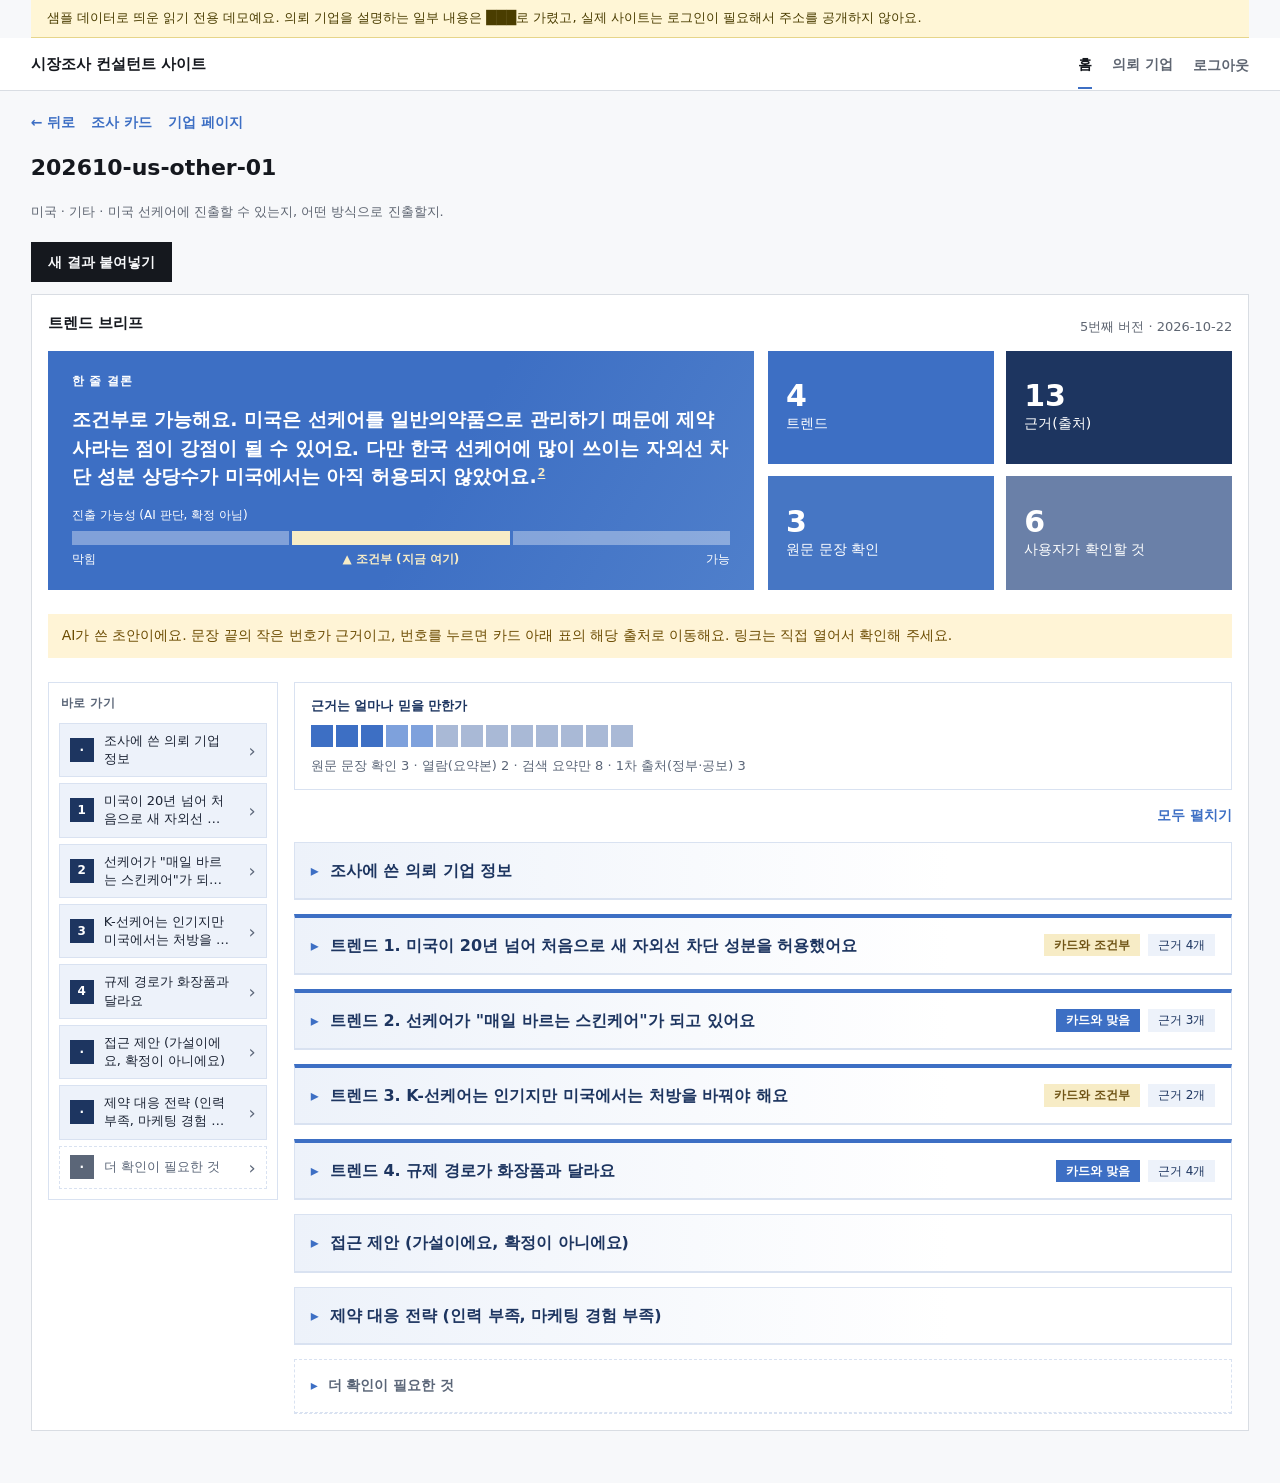
<file: projects/market-insight-site/index.html>
<!doctype html><html lang="ko"><head><meta charset="utf-8"><meta name="viewport" content="width=device-width, initial-scale=1"><title>시장조사 컨설턴트 사이트 (데모)</title><style>:root {
  --bg: #f7f8fa; --card: #ffffff; --fg: #15181e; --muted: #5f6672;
  --line: #d9dde3; --accent: #3d6fc4; --gutter: clamp(14px, 2.4vw, 40px); --accent-fg: #ffffff; --ink: #15181e;
  --warn-bg: #fff4d6; --warn-fg: #6b4b00; --bad: #b3261e;
}
@media (prefers-color-scheme: dark) {
  :root {
    --bg: #14161a; --card: #1c1f25; --fg: #eceef2; --muted: #9aa1ad;
    --line: #333843; --accent: #86a9e6; --accent-fg: #10131a; --ink: #eceef2;
    --warn-bg: #4a3a10; --warn-fg: #ffe3a3; --bad: #ff8a80;
  }
}
* { box-sizing: border-box; }
[hidden] { display: none !important; }
body { margin: 0; background: var(--bg); color: var(--fg); font: 14px/1.6 system-ui, "Malgun Gothic", sans-serif; }
.app { max-width: 1760px; margin: 0 auto; padding: 0 var(--gutter) 40px; }
h1 { font-size: 22px; line-height: 1.35; margin: 16px 0 6px; }
h2 { font-size: 15px; margin: 0 0 8px; }
.muted { color: var(--muted); font-size: 13px; }

/* 위 메뉴 */
.topbar { display: flex; justify-content: space-between; align-items: center; gap: 12px; padding: 0; margin: 0 calc(var(--gutter) * -1) 8px; padding: 0 var(--gutter); background: var(--card); border-bottom: 1px solid var(--line); }
.brand { font-size: 15px; font-weight: 700; padding: 14px 0; }
.nav { display: flex; align-items: stretch; gap: 20px; }
.nav-link { color: var(--muted); text-decoration: none; font-weight: 600; padding: 14px 0 12px; border-bottom: 2px solid transparent; }
.nav-link:hover { color: var(--fg); }
.nav-link.active { color: var(--fg); border-bottom-color: var(--accent); }
.nav button { border: 0; background: none; padding: 14px 0 12px; color: var(--muted); font-weight: 600; }
.link { color: var(--accent); text-decoration: none; font-weight: 600; }
.link:hover { text-decoration: underline; }

/* 각진 상자 */
.card { background: var(--card); border: 1px solid var(--line); padding: 16px; margin: 12px 0; }
.card.main { border-left: 3px solid var(--accent); }
.big { font-size: 16px; font-weight: 700; margin: 2px 0 6px; }
.notice { background: var(--warn-bg); color: var(--warn-fg); padding: 10px 14px; margin: 10px 0; }
.error { color: var(--bad); margin: 8px 0 0; min-height: 1.5em; }
.okmsg { margin: 8px 0 0; }
.messages { min-height: 1.5em; }

/* 홈 첫 화면 */
.hero { display: grid; grid-template-columns: 1fr; gap: 16px; margin: 16px 0; }
.hero.with-promo { grid-template-columns: 3fr 2fr; }
.hero-title { font-size: 20px; margin: 0 0 4px; }
.intake { border: 1px solid var(--ink); background: var(--card); }
.intake textarea { border: 0; min-height: 110px; resize: vertical; }
.intake-foot { display: flex; justify-content: space-between; align-items: center; gap: 12px; padding: 8px 12px; border-top: 1px solid var(--line); }
.intake-foot .hint { flex: 1; }
.promo { border: 1px solid var(--line); background: var(--card); padding: 16px; }
.promo ul { margin: 6px 0 0; padding-left: 18px; }
.stats { display: grid; grid-template-columns: repeat(3, 1fr); gap: 12px; margin: 12px 0; }
.stat { background: var(--card); border: 1px solid var(--line); padding: 12px 16px; }
.stat-num { font-size: 22px; font-weight: 700; display: block; }

/* 입력칸·단추 */
.form { display: grid; gap: 12px; max-width: 420px; }
.form.wide { max-width: 720px; }
.form label, .field { display: grid; gap: 4px; font-weight: 600; }
.field-label { font-weight: 700; }
.hint { font-weight: 400; color: var(--muted); font-size: 12px; }
.readonly { font-weight: 400; padding: 8px 12px; background: var(--bg); border: 1px solid var(--line); }
input, textarea, select { font: inherit; padding: 8px 12px; border: 1px solid var(--line); background: var(--card); color: var(--fg); border-radius: 0; width: 100%; }
input:focus-visible, textarea:focus-visible, select:focus-visible, button:focus-visible, a:focus-visible { outline: 2px solid var(--accent); outline-offset: 2px; }
button, a.button { font: inherit; font-weight: 600; padding: 8px 16px; border: 1px solid var(--ink); background: var(--card); color: var(--fg); cursor: pointer; border-radius: 0; text-decoration: none; display: inline-block; }
button.primary, a.button.primary { background: var(--ink); color: var(--bg); border-color: var(--ink); }
a.button { margin-top: 6px; }
button:disabled { opacity: .6; cursor: default; }
.form label.check, .check { display: flex; gap: 8px; align-items: center; font-weight: 400; margin: 0; }
.check input { width: auto; margin: 0; flex-shrink: 0; }
.login-wrap { max-width: 400px; margin: 10vh auto 0; }

/* 표 같은 목록 */
.list { list-style: none; padding: 0; margin: 6px 0 0; }
.list-item { display: grid; gap: 2px; padding: 8px 0; border-bottom: 1px solid var(--line); }
.list-item:last-child { border-bottom: 0; }
.item-title { color: var(--fg); font-weight: 700; text-decoration: none; }
.item-title:hover { text-decoration: underline; color: var(--accent); }

@media (max-width: 720px) {
  .app { padding: 0 14px 28px; }
  .topbar { margin: 0 -14px 8px; padding: 0 14px; flex-wrap: wrap; }
  .hero.with-promo { grid-template-columns: 1fr; }
  .stats { grid-template-columns: 1fr; }
  .nav { gap: 14px; }
}

/* 뒤로가기 줄과 저장 알림 */
.backbar { display: flex; align-items: center; gap: 16px; margin: 8px 0 0; }
button.back { border: 0; background: none; padding: 4px 0; color: var(--accent); font-weight: 600; }
button.back:hover { text-decoration: underline; }
.toast { position: fixed; top: 12px; left: 50%; transform: translateX(-50%); z-index: 10; background: var(--ink); color: var(--bg); padding: 10px 20px; font-weight: 600; }
.toast.warn { background: var(--warn-bg); color: var(--warn-fg); border: 1px solid var(--warn-fg); }

/* 조사 상세: 저장한 결과 보기 */
.doc-head { display: flex; justify-content: space-between; align-items: center; gap: 12px; margin-bottom: 8px; }
.doc-head select { width: auto; }
.paste-area { min-height: 320px; font-family: ui-monospace, Consolas, monospace; font-size: 13px; }
.doc { overflow-x: auto; line-height: 1.7; }
.doc h1, .doc h2, .doc h3 { margin: 16px 0 6px; }
.doc table { border-collapse: collapse; margin: 8px 0; }
.doc th, .doc td { border: 1px solid var(--line); padding: 6px 10px; text-align: left; vertical-align: top; }
.doc th { background: var(--bg); }
.doc a { color: var(--accent); }
.doc code { background: var(--bg); padding: 1px 4px; }
.doc pre { background: var(--bg); padding: 10px; overflow-x: auto; }



/* 넓은 모니터에서 오른쪽이 비지 않게: 카드는 나란히, 입력칸은 여러 열로 */
.app { display: grid; grid-template-columns: repeat(auto-fit, minmax(480px, 1fr)); gap: 0 var(--gutter); align-content: start; grid-auto-flow: row dense; }
.app > * { grid-column: 1 / -1; min-width: 0; }
.app > .card { grid-column: auto; }
.app > .card:has(.form.wide), .app > .card:has(.brief), .app > .card:has(.doc table) { grid-column: 1 / -1; }
.app > a.button { justify-self: start; }
.form.wide { max-width: none; grid-template-columns: repeat(auto-fit, minmax(max(300px, calc((100% - 48px) / 3)), 1fr)); gap: 12px 24px; align-items: start; }
.form.wide > * { grid-column: 1 / -1; }
.form.wide > .profile-field, .form.wide > .field { grid-column: auto; }
.form.wide > button { justify-self: start; }
.profile-field:last-of-type { border-bottom: 1px solid var(--line); }
@media (max-width: 720px) { .app { grid-template-columns: minmax(0, 1fr); } }

/* 기업 카드: 칸마다 [이름 | 고르는 곳] 줄로, 위아래로 줄을 맞춘다 */
.form.wide.profile-form { grid-template-columns: minmax(0, 1fr); max-width: 1240px; gap: 0; }
.profile-field { display: grid; grid-template-columns: minmax(170px, 230px) minmax(0, 1fr); gap: 8px 28px; padding: 18px 0; border-top: 1px solid var(--line); }
.profile-field:last-of-type { border-bottom: 0; }
.pf-title { margin: 0; font-size: 15px; }
.pf-head .hint { margin: 4px 0 0; }
.pf-body { display: grid; gap: 10px; }
.pf-group { display: grid; grid-template-columns: 84px minmax(0, 1fr); gap: 4px 14px; align-items: start; }
.pf-group-label { font-size: 13px; font-weight: 700; color: var(--muted); padding-top: 9px; }
.pf-group select { max-width: 320px; }
.pf-options { display: grid; grid-template-columns: repeat(auto-fill, minmax(190px, 1fr)); gap: 8px; }
.pf-options .check { border: 1px solid var(--line); background: var(--card); padding: 8px 12px; cursor: pointer; min-height: 38px; }
.pf-options .check:hover { border-color: var(--accent); }
.pf-options .check:has(input:checked) { border-color: var(--accent); background: var(--sky, rgba(61, 111, 196, .12)); font-weight: 600; }
.form-actions { position: sticky; bottom: 0; background: var(--card); border-top: 1px solid var(--line); padding: 12px 0; display: flex; align-items: center; gap: 16px; z-index: 2; }
.form-actions .messages { min-height: 0; }
.form-actions .messages p { margin: 0; }
@media (max-width: 720px) {
  .profile-field { grid-template-columns: minmax(0, 1fr); }
  .pf-group { grid-template-columns: minmax(0, 1fr); }
  .pf-group-label { padding-top: 0; }
}

/* 트렌드 브리프 보기 전용 스타일(styles.css 다음에 읽는다) */
/* 트렌드 브리프 도식 보기: 하늘색 바탕 + 선명한 파랑 하나, 노랑은 주의에만 */
.brief { --bb: #3d6fc4; --bn: #1d3560; --bs: #edf2fa; --bl: #d9e2f1; --by: #f7ecc6; --byt: #6f5416; --bg2: #ffffff; --bt: #1b2333; --bm: #5b6678; display: grid; gap: 14px; color: var(--bt); }
@media (prefers-color-scheme: dark) {
  .brief { --bs: #1e2b44; --bl: #32456a; --by: #4a3a10; --byt: #ffe3a3; --bg2: #1c2330; --bt: #eaf0fb; --bm: #a6b2c6; --bn: #d3e0f7; }
}
.brief .mut { color: var(--bm); font-size: 13px; }
.bhero { display: flex; gap: 14px; flex-wrap: wrap; }
.bhero-main { flex: 3 1 520px; background: linear-gradient(120deg, #3d6fc4 55%, #4f7fcb); color: #fff; padding: 20px 24px; display: grid; gap: 14px; align-content: start; }
.bhero-label { font-size: 12px; font-weight: 700; letter-spacing: .06em; }
.bhero-main .doc { font-size: 19px; font-weight: 700; line-height: 1.5; }
.bhero-main .doc p { margin: 0; }
sup.fn { color: var(--accent); font-weight: 700; font-size: 11px; margin-left: 1px; }
.bhero-main sup.fn { color: #f7ecc6; }
.meter-title { font-size: 12px; margin-bottom: 6px; }
.meter-bar { display: flex; gap: 3px; height: 14px; }
.meter-cell { flex: 1; background: rgba(255, 255, 255, .35); }
.meter-cell.meter-on { background: #f7ecc6; }
.meter-names { display: flex; font-size: 12px; margin-top: 4px; }
.meter-name { flex: 1; }
.meter-name:last-child { text-align: right; }
.meter-name.meter-on { font-weight: 700; color: #f7ecc6; text-align: center; }
.bhero-tiles { flex: 2 1 340px; display: grid; grid-template-columns: repeat(2, minmax(0, 1fr)); gap: 12px; }
.bhero-tile { padding: 14px 18px; color: #fff; display: grid; align-content: center; }
.bhero-tile b { font-size: 30px; line-height: 1.1; }
.bhero-tile-1 { background: #3d6fc4; } .bhero-tile-2 { background: #1d3560; } .bhero-tile-3 { background: #4676c4; } .bhero-tile-4 { background: #6a80a8; }
.brief-layout { display: flex; gap: 16px; flex-wrap: wrap; align-items: flex-start; }

.bcards { flex: 999 1 520px; min-width: 0; display: grid; gap: 14px; }
button.link-button { justify-self: end; border: 0; background: none; padding: 0; color: var(--bb); font-weight: 600; }
.ev-box { background: var(--bg2); border: 1px solid var(--bl); padding: 12px 16px; display: grid; gap: 8px; }
.ev-bar { display: flex; gap: 3px; flex-wrap: wrap; }
.ev-cell { width: 22px; height: 22px; }
.ev-verified { background: #3d6fc4; } .ev-read { background: #7ea1dc; } .ev-summary { background: #a9b9d6; }
.bcard { background: var(--bg2); border: 1px solid var(--bl); }
.bcard-trend { border-top: 4px solid var(--bb); }
.bcard-head { display: flex; justify-content: space-between; align-items: center; gap: 12px; padding: 4px 16px; background: linear-gradient(90deg, var(--bs), transparent 70%); border-bottom: 1px solid var(--bl); }
button.bcard-title { flex: 1; text-align: left; border: 0; background: none; padding: 10px 0; font-weight: 700; font-size: 16px; color: var(--bn); }
.bcard-badges { display: flex; gap: 8px; flex-shrink: 0; flex-wrap: wrap; }
.fit, .count, .badge { padding: 1px 10px; font-size: 12px; font-weight: 700; }
.fit-yes, .badge-verified { background: var(--bb); color: #fff; }
.fit-cond, .fit-weak, .badge-summary { background: var(--by); color: var(--byt); }
.count, .badge-read { background: var(--bs); color: var(--bn); font-weight: 400; }
.bcard-body { padding: 14px 16px; display: grid; gap: 14px; }
.bcard-body .doc p { margin: 0 0 8px; }
.fn-box { margin-top: 4px; border-top: 1px solid var(--bl); padding-top: 10px; }
.fn-title { font-weight: 700; font-size: 13px; margin-bottom: 6px; color: var(--bn); }
.fn-table { display: grid; grid-template-columns: 48px minmax(0, 1.2fr) minmax(0, 1.2fr) minmax(0, 1.6fr); font-size: 13px; overflow-x: auto; }
.fn-head { background: var(--bs); padding: 5px 8px; font-weight: 700; }
.fn-cell { padding: 8px; border-top: 1px solid var(--bl); display: grid; gap: 3px; align-content: start; }
.fn-num { color: var(--bb); font-weight: 700; }
.excerpt { font-style: italic; }
.badge { justify-self: start; }

/* 도식 공통 */
.dg { margin: 0; display: grid; gap: 8px; }
.dg-title { font-size: 13px; font-weight: 700; color: var(--bn); }
.dg-scroll { overflow-x: auto; }
.tone-warn { --tone: #c29a2a; }
.tone-ok { --tone: #3d6fc4; }
.tone-gray { --tone: #8aa0c8; }
.dg-timeline { display: grid; grid-auto-flow: column; grid-auto-columns: minmax(150px, 1fr); border-top: 6px solid var(--bl); padding-top: 4px; overflow-x: auto; }
.tl-item { --tone: #3d6fc4; display: grid; gap: 4px; align-content: start; padding: 0 12px 0 0; }
.tl-dot { width: 16px; height: 16px; background: var(--tone); border: 3px solid var(--bg2); order: -1; margin: -13px 0 4px; }
.tl-label { font-weight: 700; }
.tl-title { font-size: 13px; font-weight: 700; }
.dg-steps { display: flex; gap: 8px; flex-wrap: wrap; align-items: stretch; }
.st-item { flex: 1 1 140px; border: 1px solid var(--bl); background: var(--bg2); padding: 10px 12px; display: grid; gap: 4px; align-content: start; }
.st-hot { background: var(--bb); border-color: var(--bb); color: #fff; }
.st-hot .mut { color: #e6eefb; }
.st-num { display: inline-flex; align-items: center; justify-content: center; width: 24px; height: 24px; background: var(--bb); color: #fff; font-weight: 700; font-size: 12px; }
.st-hot .st-num { background: #fff; color: var(--bb); }
.st-title { font-weight: 700; }
.st-arrow { align-self: center; color: var(--bb); font-weight: 700; }
.dg-compare { display: flex; gap: 10px; flex-wrap: wrap; align-items: stretch; }
.cp-left, .cp-right { flex: 1 1 260px; padding: 12px 14px; display: grid; gap: 6px; align-content: start; }
.cp-left { border: 1px solid var(--bl); background: var(--bg2); }
.cp-right { border: 2px solid var(--bb); background: var(--bs); }
.cp-title { font-weight: 700; }
.cp-arrow { align-self: center; text-align: center; color: var(--byt); font-weight: 700; display: grid; gap: 2px; }
.dg-chips { display: flex; gap: 8px; flex-wrap: wrap; }
.chipcard { --tone: #8aa0c8; flex: 1 1 150px; border: 1px solid var(--bl); border-top: 3px solid var(--tone); padding: 10px 12px; background: var(--bg2); display: grid; gap: 4px; align-content: start; }
.chipcard.tone-ok { background: var(--bs); border: 2px solid var(--bb); }
.chipcard.tone-warn { background: var(--by); }
.dg-tiles { display: grid; grid-template-columns: repeat(4, minmax(0, 1fr)); gap: 8px; }
.tile-card { background: var(--bs); padding: 10px 12px; display: grid; gap: 4px; align-content: start; }
.tile-title { color: var(--bb); font-weight: 700; }
.dg-stairs { display: flex; gap: 6px; align-items: flex-end; }
.stair { flex: 1; background: #a9b9d6; color: #1d3560; padding: 6px 10px; display: grid; align-content: start; gap: 2px; font-weight: 700; }
.stair:nth-child(2) { background: #4676c4; color: #fff; } .stair:nth-child(n+3) { background: #3d6fc4; color: #fff; }
.stair-note { font-weight: 400; font-size: 12px; }
.stair-h1 { min-height: 56px; } .stair-h2 { min-height: 86px; } .stair-h3 { min-height: 116px; } .stair-h4 { min-height: 146px; } .stair-h5 { min-height: 176px; }
.dg-matrix { border-collapse: collapse; font-size: 13px; width: 100%; }
.dg-matrix th, .dg-matrix td { border-top: 1px solid var(--bl); padding: 6px 8px; text-align: center; }
.dg-matrix thead th { color: var(--bn); border-top: 0; }
.dg-matrix th.mk-label { text-align: left; font-weight: 400; }
.mk-yes { color: var(--bb); font-weight: 700; } .mk-check { color: #a9801a; font-weight: 700; } .mk-none { color: #a9b9d6; }
.dg-flow { display: grid; gap: 8px; }
.fl-row { display: flex; gap: 8px; flex-wrap: wrap; align-items: stretch; }
.fl-q { flex: 2 1 260px; background: var(--bn); color: #fff; padding: 10px 14px; }
.fl-yes, .fl-no { flex: 1 1 170px; padding: 10px 14px; display: grid; gap: 4px; align-content: start; }
.fl-yes { background: var(--bs); } .fl-no { background: var(--by); color: var(--byt); }
.fl-tag { justify-self: start; font-size: 12px; font-weight: 700; padding: 1px 10px; background: var(--bb); color: #fff; }
.fl-no .fl-tag { background: var(--byt); color: var(--by); }
.dg-map { position: relative; height: 300px; border-left: 2px solid var(--bt); border-bottom: 2px solid var(--bt); background: linear-gradient(135deg, var(--bs), transparent); }
.dg-map::before { content: ""; position: absolute; left: 50%; top: 0; bottom: 0; border-left: 1px dashed var(--bl); }
.dg-map::after { content: ""; position: absolute; top: 50%; left: 0; right: 0; border-top: 1px dashed var(--bl); }
.map-axis-y { position: absolute; left: 8px; top: 6px; font-size: 12px; color: var(--bm); }
.map-axis-x { position: absolute; right: 8px; bottom: 6px; font-size: 12px; color: var(--bm); }
.map-dot { position: absolute; transform: translate(-50%, 50%); background: var(--bb); color: #fff; padding: 5px 12px; font-weight: 700; font-size: 13px; z-index: 1; white-space: nowrap; }
.map-dot.tone-warn { background: #a9801a; } .map-dot.tone-gray { background: #6a80a8; }
.px-0 { left: 6%; } .px-1 { left: 10%; } .px-2 { left: 20%; } .px-3 { left: 30%; } .px-4 { left: 40%; } .px-5 { left: 50%; } .px-6 { left: 60%; } .px-7 { left: 70%; } .px-8 { left: 80%; } .px-9 { left: 88%; } .px-10 { left: 92%; }
.py-0 { bottom: 8%; } .py-1 { bottom: 14%; } .py-2 { bottom: 24%; } .py-3 { bottom: 34%; } .py-4 { bottom: 44%; } .py-5 { bottom: 54%; } .py-6 { bottom: 64%; } .py-7 { bottom: 74%; } .py-8 { bottom: 84%; } .py-9 { bottom: 90%; } .py-10 { bottom: 94%; }
.dg-hub { display: grid; gap: 8px; justify-items: center; }
.hub-row { display: flex; gap: 10px; width: 100%; flex-wrap: wrap; }
.hub-node { flex: 1 1 180px; border: 1px solid var(--bb); background: var(--bs); padding: 10px; text-align: center; display: grid; gap: 2px; }
.hub-center { background: var(--bb); color: #fff; padding: 12px 28px; text-align: center; display: grid; gap: 2px; }
.hub-center-note { font-size: 12px; }
@media (max-width: 720px) {
  .brief-nav { position: static; flex-basis: 100%; }
  .fn-table { grid-template-columns: minmax(0, 1fr); }
  .fn-head { display: none; }
  .fn-num { border-top: 2px solid var(--bb); }
  .dg-tiles { grid-template-columns: repeat(2, minmax(0, 1fr)); }
  .dg-map { height: 340px; }
}

/* 소제목은 얇은 가로선으로 나눈다 */
.sub { border: 0; background: none; border-top: 1px solid var(--bl); padding-top: 12px; }
.bcard-body > :first-child { border-top: 0; padding-top: 0; }
.sub-h { padding: 0; background: none; border: 0; font-weight: 700; font-size: 14px; color: var(--bn); margin-bottom: 8px; }
.sub-b { padding: 0; display: grid; gap: 8px; }
.sub-b .doc p { margin: 0 0 6px; }
.sub-b .doc p:last-child { margin-bottom: 0; }
button.bcard-title::before { content: "▸"; display: inline-block; width: 1.2em; color: var(--bb); }
button.bcard-title[aria-expanded="true"]::before { content: "▾"; }
button.bcard-title { cursor: pointer; }

/* 덜 중요한 내용을 따로 묶은 참고 카드와 각주 이동 강조 */
.bcard-aside { background: transparent; border: 1px dashed var(--bl); }
.bcard-aside .bcard-head { background: none; border-bottom: 1px dashed var(--bl); }
.bcard-aside button.bcard-title { font-size: 14px; color: var(--bm); }
sup.fn { cursor: pointer; text-decoration: underline; text-underline-offset: 2px; }
sup.fn:focus-visible { outline: 2px solid var(--bb); outline-offset: 2px; }
.fn-cell { transition: background .3s; }
.fn-flash { background: var(--by); }

/* 브리프 바로 가기: 번호 + 제목 + 화살표가 있는 줄 단추 */
.brief-nav { flex: 0 0 230px; background: var(--bg2); border: 1px solid var(--bl); padding: 10px; display: grid; gap: 6px; position: sticky; top: 8px; align-self: flex-start; }
.brief-nav-title { font-size: 12px; font-weight: 700; color: var(--bm); padding: 0 2px 4px; letter-spacing: .04em; }
button.brief-nav-item { display: grid; grid-template-columns: 24px minmax(0, 1fr) 14px; gap: 10px; align-items: center; width: 100%; text-align: left; border: 1px solid var(--bl); background: var(--bs); color: var(--bt); padding: 8px 10px; font-weight: 500; font-size: 13px; line-height: 1.4; cursor: pointer; }
.nav-num { display: inline-flex; align-items: center; justify-content: center; width: 24px; height: 24px; background: var(--bn); color: var(--bg2); font-weight: 700; font-size: 12px; }
.nav-text { display: -webkit-box; -webkit-line-clamp: 2; -webkit-box-orient: vertical; overflow: hidden; }
.nav-go { color: var(--bm); font-size: 18px; text-align: right; }
button.brief-nav-item:hover { border-color: var(--bb); background: var(--bg2); }
button.brief-nav-item:hover .nav-go { color: var(--bb); }
button.brief-nav-item.is-current { background: var(--bg2); border-color: var(--bb); box-shadow: inset 3px 0 0 var(--bb); font-weight: 700; }
button.brief-nav-item.is-current .nav-num { background: var(--bb); }
button.brief-nav-item.nav-aside { background: transparent; border-style: dashed; color: var(--bm); }
button.brief-nav-item.nav-aside .nav-num { background: var(--bm); }
button.brief-nav-item:focus-visible { outline: 2px solid var(--bb); outline-offset: 1px; }
@media (max-width: 720px) { .brief-nav { position: static; flex-basis: 100%; } }

.form > button[type="submit"], .form > button.primary { justify-self: start; }

.demo-banner{background:#fff6d6;border-bottom:1px solid #e6d58a;padding:8px 16px;font-size:13px;color:#4a3d00}</style></head><body><div id="app" class="app"></div>
<script>window.DEMO_DOCS=[{"kind":"trend_brief","version":5,"createdAt":"2026-10-22","body":"---\nid: trend-brief-202610-us-other-01-v5\ntype: trend_brief_draft\nresearch_id: 202610-us-other-01\ncreated_at: 2026-10-22\nstatus: draft\n---\n\n# 트렌드 브리프 (초안): 미국 선케어 진출 가능 여부와 진출 방식\n> **한 줄 결론** 조건부로 가능해요. 미국은 선케어를 일반의약품으로 관리하기 때문에 제약사라는 점이 강점이 될 수 있어요. 다만 한국 선케어에 많이 쓰이는 자외선 차단 성분 상당수가 미국에서는 아직 허용되지 않았어요.[^2]\n> 가능성: 조건부\n> AI가 쓴 초안이에요. 문장 끝의 작은 번호가 근거이고, 번호를 누르면 카드 아래 표의 해당 출처로 이동해요. 링크는 직접 열어서 확인해 주세요.\n\n## 조사에 쓴 의뢰 기업 정보\n기업 이름은 쓰지 않았고, 일반화한 내용만 사용했어요.\n\n- **의뢰 질문:** 미국 선케어에 진출할 수 있는지, 어떤 방식으로 진출할지.\n- **기업:** ███████ ███ ██ ████ ███ ████ █████ █████.\n- **포지셔닝:** ██ ████, ██████ ███ ███ ████.\n- **타깃:** ██████ ██ █████ ███ ███, ████ ██ █████.\n- **강점과 제약:** ███ ███ ██ ██ ███ ███. ██ ███ ███ ███ ████.\n- **이미 아는 것:** █████ ████ ████ ████ ███ ███ ███ ███.\n\n```diagram matrix\ntitle: 우리 의뢰 기업과 트렌드의 적합성 (AI 판단)\ncols: 트렌드1 | 트렌드2 | 트렌드3 | 트렌드4\nlegend: ● 도움이 돼요 · △ 확인·보완 필요 · – 관계 적음\n제약사·인증 보유 | ● | – | – | ●\n자체 생산 설비 | ● | – | △ | ●\n성분·전문가 추천 강조 | – | ● | – | –\n인력 부족 | △ | – | – | △\n마케팅 경험 부족 | – | △ | △ | –\n```\n\n## 트렌드 1. 미국이 20년 넘어 처음으로 새 자외선 차단 성분을 허용했어요 {적합: 조건부}\n**무슨 일이에요.** FDA가 2026년 6월 바이모트리지놀(Tinosorb S)을 OTC 선케어 허용 성분에 추가했고, 2026년 8월 9일부터 효력이 생겨요.[^1] 광범위 차단 제품에 최대 6%까지, 6개월 이상 어린이와 성인에게 쓸 수 있어요.[^1] 최종 명령 번호와 효력일은 시험·인증 회사인 SGS의 안내에도 나와 있어요.[^3]\n\n```diagram timeline\ntitle: 규제의 창 타임라인\n2026-06 | FDA 최종 명령 | 바이모트리지놀 허용 확정[^3]\n2026-08-09 | 효력 시작 | 신청 회사(DSM)의 18개월 독점 시작[^1]\n2028-02경 (계산값) | 독점 종료 예상 | 8/9 + 18개월. 원문으로 조건 확인 필요 | warn\n2028 이후 | 다른 제조사에도 퍼질 전망 | 로펌 해석[^1] | gray\n```\n\n**단서.** 신청 회사가 18개월 독점권을 가져서, 다른 회사가 널리 쓰는 건 2028년 이후가 될 거라는 해석이 있어요.[^1] 영국 화장품협회도 같은 변경을 공지했어요.[^4]\n\n**성분이 다 풀린 건 아니에요.** 한국 선케어에 흔한 성분 네 가지는 아직 미국에서 허용되지 않았어요.[^2]\n\n```diagram chips\ntitle: 성분 신호등: 한국 선케어에 흔한 성분의 미국 상태\n바이모트리지놀 (Tinosorb S) | 허용 · 최대 6% · 독점 기간 | ok\nUvinul A Plus | 아직 미승인 | warn\nUvinul T150 | 아직 미승인 | warn\nTinosorb M | 아직 미승인 | warn\nUvasorb HEB | 아직 미승인 | warn\n```\n\n**카드와의 적합성: 조건부.** 제약사는 새 성분을 쓰는 데 필요한 시험과 생산 역량이 있어서 유리해요. 다만 독점 기간에는 라이선스나 공급 계약이 필요할 가능성이 높고, 이 부분은 확인이 필요해요.\n\n**출처 간 차이.** 독점권을 가진 회사로 한 곳은 DSM을, 다른 곳은 BASF가 이 성분을 적극 홍보한다고 적었어요. 두 회사의 관계는 확인하지 못했어요. FDA 최종 명령 원문도 열어 보지 못했어요.\n\n[^1]: Venable, 바이모트리지놀 정리 | https://www.venable.com/insights/publications/2026/06/fda-clears-the-way-for-bemotrizinol-first-new-otc | 2026-06 | 로펌 해설 | 2차 | 열람 |\n[^2]: Korea Times, 신규 UV 필터와 K뷰티 | https://www.koreatimes.co.kr/world/20260813/us-finally-approves-new-uv-filter-can-it-catch-up-with-k-beauty | 2026-08-13 | 언론 | 2차 | 원문확인 | which are still unavailable as approved active ingredients in the United States\n[^3]: SGS 안내문 | https://www.sgs.com/en/news/2026/06/safeguards-08326-fda-adds-bemotrizinol-to-otc-sunscreen-monograph | 2026-06 | 시험·인증 회사 | 2차 | 검색요약 |\n[^4]: CTPA(영국 화장품협회) 공지 | https://www.ctpa.org.uk/news/fda-adds-bemotrizinol-to-permitted-sunscreen-active-ingredients-in-the-us-9096 | 2026-06-12 | 업계 협회 | 2차 | 검색요약 |\n\n## 트렌드 2. 선케어가 \"매일 바르는 스킨케어\"가 되고 있어요 {적합: 맞음}\n미국 소비자는 선케어를 계절 상품이 아니라 아침 루틴의 일부로 봐요.[^5] 틴티드(색이 들어간 제품), 보습제 겸용(하이브리드), 스틱, 미네랄 제품이 커지고 있다고 해요.[^5] 미국 틴티드 시장을 약 1억 6,900만 달러로 추정한 유료 보고서 소개가 있지만, 방향을 가늠하는 용도로만 봐야 해요.[^6] 스킨케어형 선케어로 옮겨 가는 흐름도 같은 방향이에요.[^7]\n\n```diagram steps\ntitle: 아침 루틴 안에서 선케어의 자리[^5]\n보습\n*선케어(SPF)\n메이크업\n```\n\n```diagram tiles\ntitle: 커지고 있는 형태 4가지 (크기는 미확인, 방향만)\n▲ 틴티드 | 색이 들어가 파운데이션을 대신해요[^5]\n▲ 보습 겸용 | 한 단계를 줄여 줘요[^5]\n▲ 스틱 | 휴대·덧바르기가 쉬워요\n▲ 미네랄 | 순한 이미지, 하얀 잔여감 개선\n```\n\n**출처 한계.** 제가 읽은 글은 마케팅 성격이 강한 분석 블로그 하나뿐이고, 수치는 없었어요. 시장 규모 숫자는 유료 보고서 소개문에서만 봤어요. 방향은 여러 곳이 비슷하지만 크기는 아직 몰라요.\n\n**카드와의 적합성: 맞음.** 카드가 내세우는 \"성분·기능, 전문가 추천·인증\"과 \"전문가에서 업장으로\" 넓히는 계획이 \"피부과 전문의의 설명이 신뢰를 만든다\"는 흐름과 맞아요.\n\n[^5]: Spate, 2026 선케어 트렌드 | https://www.spate.nyc/blog/sun-care-trends-2026-us-market | 2026 | 데이터 분석 회사 블로그 | 2차 | 원문확인 | SPF became part of the morning routine\n[^6]: Straits Research, 틴티드 선케어 | https://straitsresearch.com/report/tinted-sunscreen-market | 2026 | 유료 보고서 소개 | 2차 | 검색요약 |\n[^7]: Global Market Insights, 북미 선케어 | https://www.gminsights.com/industry-analysis/north-america-suncare-products-market | 2026 | 유료 보고서 소개 | 2차 | 검색요약 |\n\n## 트렌드 3. K-선케어는 인기지만 미국에서는 처방을 바꿔야 해요 {적합: 조건부}\n아마존 판매 추정 자료에서 한국식 선케어가 상위권에 올라 있어요.[^8] 다만 업체 한 곳의 추정이고, 한국 제품만 따로 보여 주지도 않아요.[^8] 한국 제품이 인기인 이유로는 가벼운 제형이 자주 꼽혀요. 필터 제약 때문에 미국용은 감촉이 달라질 수 있다는 온라인 반응도 있어요.[^9]\n\n```diagram compare\nleft | 한국에서 인기인 처방 | 여러 필터를 섞은 가벼운 제형. Uvinul A Plus, Uvinul T150, Tinosorb M, Uvasorb HEB 등[^2]\narrow | 미국용으로 재처방\nright | 미국에서 쓸 수 있는 처방 | 허용 성분만으로 구성(징크옥사이드·티타늄디옥사이드 등) + 조건부 바이모트리지놀. 감촉이 달라질 수 있어요[^9]\n```\n\n**출처 1개, 일반화 위험.** 판매 순위는 한 업체의 추정이에요. 한국 선케어가 미국에서 얼마나 팔리는지는 확인하지 못했어요.\n\n**카드와의 적합성: 조건부.** 한국 처방을 그대로 가져가는 전략은 막혀 있어요. 반대로 미국에서 허용된 성분만으로도 가벼운 제형을 만들 수 있다면 차별점이 돼요. 카드에는 그 능력이 적혀 있지 않아서 확인이 필요해요.\n\n[^8]: ASInsight, 한국식 선케어 판매 순위 | https://www.asinsight.com/report/US/korean-sunscreen | 2026-07 | 아마존 판매 추정 업체 | 2차(추정) | 검색요약 |\n[^9]: Korea Times, 신규 UV 필터와 K뷰티 | https://www.koreatimes.co.kr/world/20260813/us-finally-approves-new-uv-filter-can-it-catch-up-with-k-beauty | 2026-08-13 | 언론 | 2차 | 원문확인 | skepticism over how much a single approval would change\n\n## 트렌드 4. 규제 경로가 화장품과 달라요 {적합: 맞음}\n선케어는 비처방 의약품이라 다른 OTC 의약품과 같은 안전·효과 기준을 따라요.[^10] SPF는 시험으로 측정해서 표시하고, 광범위 차단과 내수성(40분 또는 80분) 표시도 시험을 거쳐야 해요. SPF 15 미만이거나 광범위 차단이 아니면 라벨에 경고 문구를 넣어야 해요.[^10]\n\n```diagram compare\nleft | 일반 화장품 경로 | 별도 화장품 시설 등록·제품 목록(MoCRA). 의약품이기도 한 화장품은 이쪽이 아니라 의약품 등록을 적용해요[^13]\nright | 선케어 = OTC 의약품 경로 | 시설 등록 · 제품 목록 · 미국 내 대리인 · 시설 수수료 · SPF 시험 · Drug Facts 라벨[^10][^11][^12]\n```\n\n```diagram steps\ntitle: 미국 선케어 출시까지 5단계\n처방 확정 | 미국 허용 성분으로\n시험 | SPF·광범위·내수성\n시설 등록 | 대리인·제품 목록[^11]\n라벨 | Drug Facts\n판매 | 온라인 → 전문가·업장\nnote: 각 단계에 걸리는 기간은 근거를 찾지 못했어요. 시설 수수료(2026회계연도)는 일반 19,188달러, 위탁생산 12,792달러로 나왔어요(검색 요약).[^12]\n```\n\n제조 시설은 FDA에 의약품 시설 등록과 제품 목록 등록을 해야 하고, 해외 시설은 미국 내 대리인도 지정해야 해요. 등록은 매년 10월 1일부터 12월 31일 사이에 갱신해요.[^11] OMUFA 수수료가 외국 시설에 어떻게 적용되는지는 원문을 확인해야 해요.[^12]\n\n**카드와의 적합성: 맞음.** 제약사가 이미 갖춘 의약품 품질 관리와 인증 경험이 이 경로에서 가장 큰 강점이에요. 다만 카드의 \"인력 부족\"은 규제 절차를 맡을 사람이 필요하다는 뜻이기도 해요.\n\n[^10]: FDA, 선케어 소비자 안내 | https://www.fda.gov/drugs/understanding-over-counter-medicines/sunscreen-how-help-protect-your-skin-sun | 확인일 2026-10-21 | 정부(FDA) | 1차 | 열람 |\n[^11]: FDA, 의약품 시설 등록 방법 | https://www.fda.gov/drugs/drug-registration-and-listing-instructions/how-register-drug-establishment | - | 정부(FDA) | 1차 | 검색요약 |\n[^12]: Federal Register, OMUFA 2026 수수료 공고 | https://www.govinfo.gov/content/pkg/FR-2026-03-18/html/2026-05276.htm | 2026-03-18 | 정부 공보 | 1차 | 검색요약 |\n[^13]: Sidley, MoCRA 초안 해설 | https://sidley.com/en/insights/newsupdates/2023/08/fda-issues-draft-guidance-on-registration-and-listing-of-cosmetic-product-facilities-and-products | 2023-08 | 로펌 | 2차 | 검색요약 |\n\n## 접근 제안 (가설이에요, 확정이 아니에요)\n의뢰 질문의 \"진출 방식\"을 세 가지 길로 나눠 봤어요. 아래 지도의 위치는 AI의 대략적인 판단이고, 근거는 약해요.\n\n```diagram map\ntitle: 속도와 차별성으로 본 세 가지 길\nx: 속도 빠름\ny: 차별성 높음\nB 바이모트리지놀 | 15 | 85 | gray\nC 위탁생산·파트너 | 45 | 45\nA 승인 성분 처방 | 85 | 15 | ok\n```\n\n| 길 | 내용 | 장점 | 대가·위험 |\n|---|---|---|---|\n| A. 승인된 성분으로 미국용 처방을 따로 만들기 | 지금 허용된 성분(징크옥사이드, 티타늄디옥사이드 등)으로 처방 | 가장 빠르게 시작 가능 | 한국에서 쓰던 가벼운 감촉을 그대로 내기 어려울 수 있음 |\n| B. 바이모트리지놀 쓰기 | 독점 기간 동안 공급·라이선스를 받아 쓰기 | 차별점이 될 수 있음 | 독점 조건과 공급 가능 여부를 확인해야 함(미확인) |\n| C. 미국 위탁생산·현지 파트너 | 미국 시설에서 만들고 등록은 그 시설이 | 한국 시설 등록과 대리인 부담을 줄임 | 품질 통제와 마진을 나눠야 함 |\n\n**서브니치 제안(가설).** 피부과·약사 추천 근거를 내세운 **데일리 틴티드 또는 하이브리드(보습형) 선케어**예요. 무향, 민감 피부 대상, 미네랄 베이스를 생각했어요. 트렌드 2의 방향(매일 쓰기, 틴티드·하이브리드, 전문가 신뢰)이 카드의 강조점과 만나는 지점이에요. 가격은 중가라고 적혀 있지만 근거는 아직 없어요.\n\n```diagram stairs\ntitle: 채널은 이 순서로 넓혀 가요 (카드의 확장 계획)\n① 소비자 온라인 | 먼저 시작\n② 전문가 | 추천 근거 쌓기\n③ 업장 | 마지막 확장\n```\n\n## 제약 대응 전략 (인력 부족, 마케팅 경험 부족)\n**정면으로 해야 하는 것.** 위 5단계(처방 확정 → 시험 → 시설 등록 → 라벨 → 판매)를 모두 거쳐야 해요. 각 단계에 걸리는 기간은 근거를 찾지 못했어요.\n\n**제약을 오히려 파고드는 길.** 신규 브랜드가 쉽게 못 가는 의약품 규제 경로를 이미 아는 제약사라는 점이 신뢰의 근거가 될 수 있어요. 규제 장벽이 높아서 경쟁이 줄어든다는 건 가정이고, 근거는 아직 없어요. 마케팅 경험이 부족하니 광고보다 전문가 추천 중심의 좁은 채널부터 시작하는 쪽이 맞아요.\n\n```diagram hub\ntitle: 준비 계획: 누가 도와야 하나\ncenter | 의뢰 기업 | 인력·마케팅 부족은 외부로 보완\nnode | 미국 규제 전문가 | 시설 등록·라벨\nnode | SPF 시험 기관 | 시험·성적서\nnode | 현지 유통·마케팅 파트너 | 마케팅 경험 보완\n```\n\n```diagram flow\ntitle: 갈림길: 이걸 확인하면 길이 정해져요\nQ1. 현재 시설이 FDA 의약품 시설 등록과 점검을 받을 수 있나요? | 예: 직접 생산 (길 A 또는 B) | 아니오·불확실: 길 C\nQ2. 바이모트리지놀 공급·라이선스를 받을 수 있나요? | 가능: 길 B로 차별화 | 불가능: 길 A로 먼저, 2028년경 재검토\nQ3. 기존 한국 선케어 처방이 미국 허용 성분만으로 되어 있나요? | 예: 시험과 라벨 중심 | 아니오: 처방 재개발 기간이 늘어요\n```\n\n## 더 확인이 필요한 것 {참고}\n**사용자에게 확인할 것**\n1. ███ \"██ ██\"█ ███ ██ ████(██ ███ █████, ███ ██ ███ ███).\n2. ██ ██ ██ ████ ███, ███ ██ ███ ██ ███ ███.\n3. ████ ████ ███ ██ ███.\n4. ██ ███ ██ ██.\n5. ███ ███ ███ ████ ██ ████ ███, ██ ███.\n6. ██ ██(████ \"█ ██\"). ██ ████ ███ ███.\n\n**확인하지 못한 것**\n- FDA 바이모트리지놀 최종 명령 원문과 독점 조건의 정확한 내용.\n- 미국 선케어 시장 규모와 K-선케어 점유율.\n- OMUFA 수수료가 해외 시설에 어떻게 적용되는지, 시설 등록에 드는 정확한 기간과 비용.\n- 선케어 라벨링 규정 원문(21 CFR 201.327)과 시험 기준의 세부.\n- 경쟁 브랜드 사례와 소매 채널(약국, 아마존 등)의 입점 조건.\n- 2026년 7월 FDA 해외 시설 등록 규정 개정안(제안 단계로 보임)이 미치는 영향.\n\n**스스로 짚은 약점**\n- \"규제를 먼저 확인하고 진출하라\"는 결론은 누구나 말할 수 있어요. 이 브리프가 더하는 건 독점 기간(약 2028년까지)과 허용 성분의 한계가 진출 시점과 처방 선택을 가른다는 점이에요.\n- 서브니치 제안은 트렌드와 카드를 이어 만든 가설이고, 소비자 후기나 판매 데이터로는 검증하지 못했어요.\n"}];window.DEMO_SRC={"src/ui/research.js":"// 조사 상세 (WB-05-W, REQ-11, 13). 저장한 결과를 종류별로 모아 보여 주고, 이전 버전도 고를 수 있다.\r\nimport { labelOf, MARKETS, CATEGORIES } from \"../domain/catalog.js\";\r\nimport { parseBrief } from \"../domain/brief_parse.js\";\r\nimport { el, link, renderPage, backBar } from \"./layout.js\";\r\nimport { briefView } from \"./brief_view.js\";\r\n\r\nfunction showBody(view, markdown, doc) {\r\n  view.replaceChildren();\r\n  // 트렌드 브리프는 카드 구조를 읽을 수 있으면 카드로 보여 준다(없으면 일반 글)\r\n  const brief = doc.kind === \"trend_brief\" ? parseBrief(doc.body) : null;\r\n  if (brief) return view.append(briefView(brief, markdown));\r\n  // 글을 HTML로 바꿀 때는 반드시 청소를 거친 변환기만 쓴다. 변환기가 없으면 글자 그대로 보여 준다.\r\n  if (markdown) view.innerHTML = markdown.toHtml(doc.body);\r\n  else view.textContent = doc.body;\r\n}\r\n\r\nfunction versionLabel(doc) {\r\n  return `${doc.version}번째 버전 · ${String(doc.createdAt || \"\").slice(0, 10)}`;\r\n}\r\n\r\nfunction groupCard(group, markdown) {\r\n  const view = el(\"div\", { className: \"doc\" });\r\n  const header = [el(\"h2\", { text: group.label })];\r\n  const render = (doc) => showBody(view, markdown, doc);\r\n  if (group.versions.length > 1) {\r\n    const picker = el(\"select\", { attrs: { \"aria-label\": `${group.label} 버전 고르기` } },\r\n      group.versions.map((doc, index) => el(\"option\", { text: versionLabel(doc) + (index === 0 ? \" (최신)\" : \"\"), attrs: { value: String(index) } })));\r\n    picker.addEventListener(\"change\", () => render(group.versions[Number(picker.value)]));\r\n    header.push(picker);\r\n  } else {\r\n    header.push(el(\"span\", { className: \"muted\", text: versionLabel(group.versions[0]) }));\r\n  }\r\n  render(group.versions[0]);\r\n  return el(\"div\", { className: \"card\" }, [el(\"div\", { className: \"doc-head\" }, header), view]);\r\n}\r\n\r\nfunction emptyCard(id) {\r\n  return el(\"div\", { className: \"card\" }, [\r\n    el(\"p\", { className: \"big\", text: \"아직 저장한 결과가 없어요\" }),\r\n    el(\"p\", { className: \"muted\", text: \"조사 결과는 Claude에서 만든 뒤 여기에 붙여 넣어 저장해요. 저장하면 이 화면에 종류별로 모여요.\" }),\r\n    link(\"결과 붙여넣기\", `#/research/${encodeURIComponent(id)}/paste`, \"button primary\"),\r\n  ]);\r\n}\r\n\r\nexport async function showResearch(root, ctx, researchId) {\r\n  const detail = await ctx.services.docs.loadDetail(researchId);\r\n  if (!detail.ok) {\r\n    return renderPage(root, ctx.onLogout, [backBar(\"#/\"), el(\"h1\", { text: \"조사 상세\" }), el(\"p\", { className: \"error\", text: detail.message })]);\r\n  }\r\n  const { research, groups } = detail;\r\n  const enc = encodeURIComponent(researchId);\r\n  const meta = `${labelOf(MARKETS, research.market)} · ${labelOf(CATEGORIES, research.category)}`;\r\n  renderPage(root, ctx.onLogout, [\r\n    backBar(\"#/\", [link(\"조사 카드\", `#/research/${enc}/card`), link(\"기업 페이지\", `#/client/${encodeURIComponent(research.clientId)}`)]),\r\n    el(\"h1\", { text: researchId }),\r\n    el(\"p\", { className: \"muted\", text: `${meta} · ${research.question || \"의뢰 질문 없음\"}` }),\r\n    groups.length ? link(\"새 결과 붙여넣기\", `#/research/${enc}/paste`, \"button primary\") : null,\r\n    ...(groups.length ? groups.map((group) => groupCard(group, ctx.services.markdown)) : [emptyCard(researchId)]),\r\n  ]);\r\n}\r\n","src/domain/catalog.js":"// 고를 수 있는 값의 목록과 이름. 코드는 조사 번호와 DB에 그대로 저장된다(기존 데이터 eu, us, lip, derma와 같은 방식).\n\nexport const MARKETS = [\n  { code: \"us-ca\", label: \"미국·캐나다\" },\n  { code: \"us\", label: \"미국\" },\n  { code: \"ca\", label: \"캐나다\" },\n  { code: \"eu\", label: \"유럽\" },\n  { code: \"uk\", label: \"영국\" },\n  { code: \"jp\", label: \"일본\" },\n  { code: \"kr\", label: \"한국\" },\n  { code: \"xx\", label: \"기타\" },\n];\n\nexport const CATEGORIES = [\n  { code: \"lip\", label: \"립\" },\n  { code: \"makeup\", label: \"색조\" },\n  { code: \"skincare\", label: \"스킨케어\" },\n  { code: \"derma\", label: \"더마코스메틱\" },\n  { code: \"haircare\", label: \"헤어케어\" },\n  { code: \"other\", label: \"기타\" },\n];\n\nexport const MODES = [\n  { code: \"quick\", label: \"빠른 조사 (1~2일)\" },\n  { code: \"deep\", label: \"깊은 조사 (1주 이상)\" },\n];\n\nconst STATUS_LABELS = { draft: \"작성 중\", active: \"진행 중\", closed: \"끝남\" };\n\nexport function labelOf(list, code) {\n  const found = list.find((item) => item.code === code);\n  return found ? found.label : code || \"\";\n}\n\nexport function statusLabel(status) {\n  return STATUS_LABELS[status] || status || \"\";\n}\n","src/domain/brief_parse.js":"// 트렌드 브리프를 카드 구조로 읽는다(REQ-13). 저장된 글은 그대로 읽을 수 있는 마크다운이고, 아래 약속을 지키면 화면이 카드·각주 표·도식으로 나눈다.\r\n//   # 제목\r\n//   > 한 줄 결론 문장[^1]            (맨 위 인용 첫 줄 = 한 줄 결론, \"가능성: 조건부\" 줄 = 가능성 눈금, 나머지 줄 = 안내문)\r\n//   ## 트렌드 1. 제목 {적합: 조건부}   (## 하나가 카드 하나, {적합: 맞음|조건부|약함}은 선택)\r\n//   본문 문장[^1]\r\n//   ```diagram timeline ... ```       (도식 블록, domain/diagram_parse.js)\r\n//   [^1]: 제목 | 주소 | 날짜 | 출처 종류 | 1차 또는 2차 | 원문확인·열람·검색요약 | 원문 발췌(선택)\r\n//   ## 더 확인이 필요한 것 {참고}      ({참고}를 붙인 카드는 덜 중요한 내용을 따로 묶은 카드로, 흐리게 보인다)\r\n// 각주 정의는 처음 인용한 카드 안에 둔다. ## 카드가 하나도 없으면 null을 돌려주고 화면은 일반 마크다운으로 보여 준다.\r\nimport { parseDiagram } from \"./diagram_parse.js\";\r\n\r\nconst FN_DEF = /^\\[\\^(\\d+)\\]:\\s*(.+)$/;\r\nconst FIT = { 맞음: \"yes\", 조건부: \"cond\", 약함: \"weak\" };\r\nconst STATUS = { 원문확인: \"verified\", 열람: \"read\", 검색요약: \"summary\" };\r\nconst METER_LEVELS = [\"막힘\", \"조건부\", \"가능\"];\r\n\r\nfunction parseDef(number, rest) {\r\n  const [title = \"\", url = \"\", date = \"\", kind = \"\", order = \"\", status = \"\", excerpt = \"\"] = rest.split(\"|\").map((part) => part.trim());\r\n  return { number, title, url, date, kind, order, status: STATUS[status] || \"summary\", excerpt };\r\n}\r\n\r\nfunction plain(sentence) {\r\n  return sentence.replace(/\\[\\^\\d+\\]/g, \"\").replace(/[*`#>]/g, \"\").replace(/^\\s*[-|]\\s*/, \"\").trim();\r\n}\r\n\r\n// 각주를 처음 인용한 문장(없으면 빈 글)\r\nfunction citingSentence(texts, number) {\r\n  const marker = `[^${number}]`;\r\n  for (const text of texts) {\r\n    const found = text.split(\"\\n\").flatMap((line) => line.split(/(?<=\\.(?:\\[\\^\\d+\\])*)\\s+/)).find((part) => part.includes(marker));\r\n    if (found) return plain(found);\r\n  }\r\n  return \"\";\r\n}\r\n\r\nfunction splitHeading(raw) {\r\n  const aside = /\\{참고\\}\\s*$/.test(raw);\r\n  const base = raw.replace(/\\{참고\\}\\s*$/, \"\");\r\n  const match = /\\{적합:\\s*([^}]+)\\}\\s*$/.exec(base);\r\n  const fit = match ? FIT[match[1].trim()] || \"\" : \"\";\r\n  return { heading: base.replace(/\\{적합:[^}]*\\}\\s*$/, \"\").trim(), fit, fitLabel: match ? match[1].trim() : \"\", aside };\r\n}\r\n\r\n// 굵은 글씨로 시작하는 문단(\"**무슨 일이에요.** ...\")은 소제목 상자 하나가 된다. 이어지는 문단·목록·표는 그 상자에 붙는다.\r\nconst LEAD = /^\\*\\*([^*\\n]{2,40}?)[.:：]?\\*\\*\\s*([\\s\\S]*)$/;\r\n\r\nfunction splitLeads(text) {\r\n  const parts = [];\r\n  text.split(/\\n{2,}/).map((paragraph) => paragraph.trim()).filter(Boolean).forEach((paragraph) => {\r\n    const match = LEAD.exec(paragraph);\r\n    const last = parts[parts.length - 1];\r\n    if (match) parts.push({ lead: match[1].trim(), text: match[2].trim(), source: paragraph });\r\n    else if (last) { last.text += `\\n\\n${paragraph}`; last.source += `\\n\\n${paragraph}`; } else parts.push({ lead: \"\", text: paragraph, source: paragraph });\r\n  });\r\n  return parts;\r\n}\r\n\r\n// 카드 안의 줄들을 글 덩어리와 도식 덩어리로 나눈다\r\nfunction toBlocks(lines) {\r\n  const blocks = [];\r\n  let text = [];\r\n  let diagram = null;\r\n  const flush = () => { splitLeads(text.join(\"\\n\")).forEach((part) => blocks.push({ type: \"md\", ...part })); text = []; };\r\n  lines.forEach((line) => {\r\n    const open = /^```diagram\\s+(\\w+)\\s*$/.exec(line);\r\n    if (diagram) {\r\n      if (/^```\\s*$/.test(line)) { blocks.push({ type: \"diagram\", kind: diagram.kind, data: parseDiagram(diagram.kind, diagram.lines) }); diagram = null; } else diagram.lines.push(line);\r\n    } else if (open) { flush(); diagram = { kind: open[1], lines: [] }; } else text.push(line);\r\n  });\r\n  flush();\r\n  return blocks;\r\n}\r\n\r\nfunction readLines(lines) {\r\n  const head = { title: \"\", quote: [] };\r\n  const sections = [];\r\n  let current = null;\r\n  lines.forEach((line) => {\r\n    if (line.startsWith(\"## \")) {\r\n      current = { ...splitHeading(line.slice(3)), lines: [], defs: [] };\r\n      sections.push(current);\r\n    } else if (!current && line.startsWith(\"# \")) head.title = line.slice(2).trim();\r\n    else if (!current && line.startsWith(\">\")) head.quote.push(line.replace(/^>\\s?/, \"\").trim());\r\n    else if (current) {\r\n      const def = FN_DEF.exec(line);\r\n      if (def) current.defs.push(parseDef(Number(def[1]), def[2]));\r\n      else current.lines.push(line);\r\n    }\r\n  });\r\n  return { head, sections };\r\n}\r\n\r\n// 맨 위 인용을 결론, 가능성 눈금, 안내문으로 나눈다\r\nfunction readQuote(quote) {\r\n  const lines = quote.filter(Boolean);\r\n  const meterLine = lines.find((line) => /^\\*{0,2}가능성\\*{0,2}\\s*[:：]/.test(line));\r\n  const rest = lines.filter((line) => line !== meterLine);\r\n  const level = meterLine ? meterLine.replace(/^\\*{0,2}가능성\\*{0,2}\\s*[:：]\\s*/, \"\").trim() : \"\";\r\n  const conclusion = rest.length ? rest[0].replace(/^\\*{0,2}한 줄 결론\\*{0,2}\\s*[:：]?\\s*/, \"\") : \"\";\r\n  return { conclusion, notice: rest.slice(1).join(\" \"), meter: METER_LEVELS.includes(level) ? { levels: METER_LEVELS, at: METER_LEVELS.indexOf(level) } : null };\r\n}\r\n\r\nconst TODO_TITLE = \"사용자에게 확인할 것\";\r\n\r\nfunction listItems(text) {\r\n  return text.split(\"\\n\").filter((line) => /^\\s*(\\d+\\.|[-*])\\s/.test(line)).length;\r\n}\r\n\r\n// 카드 제목이 \"사용자에게 확인할 것\"이거나, 카드 안 소제목 상자가 그 제목이면 목록 개수를 센다\r\nfunction countTodo(sections) {\r\n  return sections.reduce((sum, section) => {\r\n    if (section.heading.startsWith(TODO_TITLE)) return sum + listItems(section.body);\r\n    const boxes = section.blocks.filter((block) => block.type === \"md\" && block.lead.startsWith(TODO_TITLE));\r\n    return sum + boxes.reduce((inner, block) => inner + listItems(block.text), 0);\r\n  }, 0);\r\n}\r\n\r\nfunction summarize(sections) {\r\n  const notes = sections.flatMap((section) => section.footnotes);\r\n  return {\r\n    trends: sections.filter((section) => section.fit).length,\r\n    sources: notes.length,\r\n    verified: notes.filter((note) => note.status === \"verified\").length,\r\n    read: notes.filter((note) => note.status === \"read\").length,\r\n    summary: notes.filter((note) => note.status === \"summary\").length,\r\n    primary: notes.filter((note) => note.order.startsWith(\"1차\")).length,\r\n    todo: countTodo(sections),\r\n  };\r\n}\r\n\r\nexport function parseBrief(text) {\r\n  const { head, sections } = readLines(String(text || \"\").split(/\\r?\\n/));\r\n  if (!sections.length) return null;\r\n  const quote = readQuote(head.quote);\r\n  const parsed = sections.map((section, index) => {\r\n    const blocks = toBlocks(section.lines);\r\n    const body = blocks.filter((block) => block.type === \"md\").map((block) => block.source).join(\"\\n\\n\");\r\n    return { id: `brief-${index + 1}`, heading: section.heading, fit: section.fit, fitLabel: section.fitLabel, aside: section.aside, body, blocks, defs: section.defs, raw: section.lines.join(\"\\n\") };\r\n  });\r\n  const finished = parsed.map((section) => ({\r\n    id: section.id, heading: section.heading, fit: section.fit, fitLabel: section.fitLabel, aside: section.aside, body: section.body, blocks: section.blocks,\r\n    footnotes: section.defs.map((def) => ({ ...def, cites: citingSentence([section.raw, quote.conclusion], def.number) })),\r\n  }));\r\n  return { title: head.title, conclusion: quote.conclusion, notice: quote.notice, meter: quote.meter, stats: summarize(finished), sections: finished };\r\n}\r\n\r\n// 본문의 [^n]을 화면용 위첨자 표시로 바꾼다(청소기를 거치기 전 글)\r\nexport function withFootnoteMarks(markdown) {\r\n  return String(markdown || \"\").replace(/\\[\\^(\\d+)\\]/g, '<sup class=\"fn\">$1</sup>');\r\n}\r\n","src/domain/diagram_parse.js":"// 브리프 글 안의 도식 블록을 읽는다(REQ-13). 글에는 아래처럼 쓴다.\n//   ```diagram timeline\n//   title: 제목(선택)\n//   2026-06 | FDA 최종 명령 | 설명 | warn(선택)\n//   ```\n// 종류: timeline steps compare chips matrix flow map stairs hub tiles. 칸은 | 로 나누고, 모르는 종류나 모양이 맞지 않으면 null이다.\n// 글자만 돌려주고 화면 모양(색, 위치)은 ui가 정한다.\n\nexport const DIAGRAM_KINDS = [\"timeline\", \"steps\", \"compare\", \"chips\", \"matrix\", \"flow\", \"map\", \"stairs\", \"hub\", \"tiles\"];\nconst TONES = [\"ok\", \"warn\", \"gray\"];\nconst MATRIX_MARK = { \"●\": \"yes\", \"△\": \"check\", \"–\": \"none\", \"-\": \"none\" };\n\nfunction cells(line) {\n  return line.split(\"|\").map((part) => part.trim());\n}\n\nfunction tone(value) {\n  return TONES.includes(value) ? value : \"\";\n}\n\n// \"키: 값\" 줄은 옵션으로, 나머지는 행으로 나눈다\nfunction split(lines) {\n  const options = {};\n  const rows = [];\n  lines.forEach((line) => {\n    const option = /^(title|note|x|y|cols|legend)\\s*:\\s*(.*)$/.exec(line);\n    if (option) options[option[1]] = option[2].trim();\n    else if (line.trim()) rows.push(cells(line));\n  });\n  return { options, rows };\n}\n\nfunction branch(text, positive) {\n  const [label = \"\", ...rest] = String(text || \"\").split(\":\");\n  return { label: label.trim(), text: rest.join(\":\").trim(), tone: positive ? \"ok\" : \"warn\" };\n}\n\nfunction percentStep(value) {\n  const number = Number(value);\n  if (!Number.isFinite(number)) return 5;\n  return Math.min(10, Math.max(0, Math.round(number / 10)));\n}\n\nconst BUILD = {\n  timeline: (rows) => ({ items: rows.map(([label, title, note, t]) => ({ label, title, note: note || \"\", tone: tone(t) })) }),\n  steps: (rows) => ({ items: rows.map(([title, note]) => ({ title: title.replace(/^\\*\\s*/, \"\"), note: note || \"\", hot: title.startsWith(\"*\") })) }),\n  chips: (rows) => ({ items: rows.map(([name, note, status]) => ({ name, note: note || \"\", tone: tone(status) || \"gray\" })) }),\n  tiles: (rows) => ({ items: rows.map(([title, note]) => ({ title, note: note || \"\" })) }),\n  stairs: (rows) => ({ items: rows.map(([label, note]) => ({ label, note: note || \"\" })) }),\n  flow: (rows) => ({ items: rows.map(([question, yes, no]) => ({ question, yes: branch(yes, true), no: branch(no, false) })) }),\n  map: (rows) => ({ items: rows.map(([name, x, y, t]) => ({ name, x: percentStep(x), y: percentStep(y), tone: tone(t) })) }),\n};\n\nfunction buildCompare(rows) {\n  const find = (key) => rows.find((row) => row[0] === key) || [];\n  const [, leftTitle = \"\", leftText = \"\"] = find(\"left\");\n  const [, rightTitle = \"\", rightText = \"\"] = find(\"right\");\n  return { left: { title: leftTitle, text: leftText }, right: { title: rightTitle, text: rightText }, arrow: (find(\"arrow\")[1] || \"\") };\n}\n\nfunction buildMatrix(rows, options) {\n  const cols = cells(options.cols || \"\");\n  const body = rows.map(([label, ...marks]) => ({ label, marks: cols.map((_, i) => MATRIX_MARK[marks[i]] || \"none\") }));\n  return { cols, rows: body, legend: options.legend || \"\" };\n}\n\nfunction buildHub(rows) {\n  const center = rows.find((row) => row[0] === \"center\") || [];\n  const nodes = rows.filter((row) => row[0] === \"node\").map(([, title, note]) => ({ title, note: note || \"\" }));\n  return { center: { title: center[1] || \"\", note: center[2] || \"\" }, nodes };\n}\n\nexport function parseDiagram(kind, lines) {\n  if (!DIAGRAM_KINDS.includes(kind)) return null;\n  const { options, rows } = split(lines);\n  let data;\n  if (kind === \"compare\") data = buildCompare(rows);\n  else if (kind === \"matrix\") data = buildMatrix(rows, options);\n  else if (kind === \"hub\") data = buildHub(rows);\n  else data = BUILD[kind](rows);\n  const empty = data.items ? data.items.length === 0 : false;\n  if (empty) return null;\n  return { kind, title: options.title || \"\", note: options.note || \"\", axisX: options.x || \"\", axisY: options.y || \"\", ...data };\n}\n","src/ui/layout.js":"// 화면 공통 도구. 글자는 textContent로만 넣어서 입력값이 코드로 실행되지 않게 한다.\n\nexport function el(tag, options = {}, children = []) {\n  const node = document.createElement(tag);\n  if (options.className) node.className = options.className;\n  if (options.text !== undefined) node.textContent = options.text;\n  if (options.attrs) {\n    Object.entries(options.attrs).forEach(([name, value]) => node.setAttribute(name, value));\n  }\n  children.filter(Boolean).forEach((child) => node.append(child));\n  return node;\n}\n\nexport function clear(root) {\n  root.replaceChildren();\n}\n\nexport function link(text, href, className = \"link\") {\n  return el(\"a\", { className, text, attrs: { href } });\n}\n\n// 결과 문장 한 줄(성공은 보통 글씨, 오류는 빨강, 경고는 노랑 상자)\nexport function messageBox() {\n  return el(\"div\", { className: \"messages\", attrs: { role: \"status\" } });\n}\n\nexport function showMessage(box, message, kind = \"ok\") {\n  const className = kind === \"warn\" ? \"notice\" : kind === \"error\" ? \"error\" : \"okmsg\";\n  box.replaceChildren();\n  if (message) box.append(el(\"p\", { className, text: message }));\n}\n\n// 화면 위쪽 안내 띄우기(저장했는지 바로 보이게). 몇 초 뒤 저절로 사라진다.\nexport function toast(text, kind = \"ok\") {\n  const old = document.querySelector(\".toast\");\n  if (old) old.remove();\n  const node = el(\"div\", { className: kind === \"ok\" ? \"toast\" : \"toast warn\", text, attrs: { role: \"status\" } });\n  document.body.append(node);\n  setTimeout(() => node.remove(), 4000);\n}\n\n// 위쪽 길잡이: \"← 뒤로\"는 방금 있던 화면으로, 나머지 링크는 따로 둔다.\nexport function backBar(fallbackHref, extraLinks = []) {\n  const back = el(\"button\", { className: \"back\", text: \"← 뒤로\" });\n  back.addEventListener(\"click\", () => {\n    if (window.history.length > 1) window.history.back();\n    else location.hash = fallbackHref;\n  });\n  return el(\"div\", { className: \"backbar\" }, [back, ...extraLinks]);\n}\n\nfunction navLink(text, href, active) {\n  return link(text, href, active ? \"nav-link active\" : \"nav-link\");\n}\n\nexport function renderTopbar(onLogout) {\n  const logout = el(\"button\", { text: \"로그아웃\" });\n  logout.addEventListener(\"click\", onLogout);\n  const here = location.hash || \"#/\";\n  const onClients = here.startsWith(\"#/client\");\n  const onHome = here === \"#/\" || here === \"#\" || here === \"\";\n  return el(\"div\", { className: \"topbar\" }, [\n    el(\"div\", { className: \"brand\", text: \"시장조사 컨설턴트 사이트\" }),\n    el(\"nav\", { className: \"nav\" }, [navLink(\"홈\", \"#/\", onHome), navLink(\"의뢰 기업\", \"#/clients\", onClients), logout]),\n  ]);\n}\n\n// 상단 메뉴가 붙은 한 쪽을 그린다\nexport function renderPage(root, onLogout, children) {\n  clear(root);\n  root.append(renderTopbar(onLogout), ...children.filter(Boolean));\n}\n\nexport function renderProblem(root, message) {\n  clear(root);\n  root.append(\n    el(\"div\", { className: \"login-wrap\" }, [\n      el(\"div\", { className: \"card\" }, [\n        el(\"h1\", { text: \"화면을 열지 못했어요\" }),\n        el(\"p\", { className: \"muted\", text: message }),\n      ]),\n    ]),\n  );\n}\n","src/ui/brief_view.js":"// 트렌드 브리프 도식 보기(디자인 C안 + A안의 각주 표, REQ-13): 결론·가능성 눈금·숫자 타일, 근거 믿음 막대, 섹션 카드(글+도식), 카드 아래 근거·원문 비교 표.\r\nimport { withFootnoteMarks } from \"../domain/brief_parse.js\";\r\nimport { el } from \"./layout.js\";\r\nimport { SIMPLE, line } from \"./diagrams.js\";\r\nimport { MORE } from \"./diagrams_more.js\";\r\nimport { footnoteTable } from \"./brief_notes.js\";\r\n\r\nconst FIT_TEXT = { yes: \"카드와 맞음\", cond: \"카드와 조건부\", weak: \"카드와 약함\" };\r\nconst DRAWERS = { ...SIMPLE, ...MORE };\r\n\r\nfunction markedBody(markdown, body) {\r\n  const box = el(\"div\", { className: \"doc\" });\r\n  const source = withFootnoteMarks(body);\r\n  // 청소를 거친 변환기만 쓴다. 없으면 글자 그대로 보여 준다.\r\n  if (markdown) box.innerHTML = markdown.toHtml(source);\r\n  else box.textContent = body;\r\n  return box;\r\n}\r\n\r\n// 소제목이 있는 상자: 위에 얇은 제목 줄, 아래에 내용\r\nfunction subBox(title, children) {\r\n  return el(\"section\", { className: \"sub\" }, [title ? line(\"sub-h\", title) : null, el(\"div\", { className: \"sub-b\" }, children)]);\r\n}\r\n\r\nfunction diagramBlock(block) {\r\n  const data = block.data;\r\n  if (!data) return el(\"div\", { className: \"mut\", text: `도식을 읽지 못했어요(종류: ${block.kind})` });\r\n  const parts = [el(\"figure\", { className: `dg dg-${data.kind}-wrap` }, [DRAWERS[data.kind](data)])];\r\n  if (data.note) parts.push(line(\"mut\", data.note));\r\n  return subBox(data.title, parts);\r\n}\r\n\r\nfunction blockNode(block, markdown) {\r\n  if (block.type === \"diagram\") return diagramBlock(block);\r\n  const body = markedBody(markdown, block.text);\r\n  return block.lead ? subBox(block.lead, [body]) : body;\r\n}\r\n\r\nfunction cardHead(section, toggle) {\r\n  const badges = [];\r\n  if (section.fit) badges.push(el(\"span\", { className: `fit fit-${section.fit}`, text: FIT_TEXT[section.fit] }));\r\n  if (section.footnotes.length) badges.push(el(\"span\", { className: \"count\", text: `근거 ${section.footnotes.length}개` }));\r\n  return el(\"div\", { className: \"bcard-head\" }, [toggle, el(\"div\", { className: \"bcard-badges\" }, badges)]);\r\n}\r\n\r\nfunction sectionCard(section, markdown) {\r\n  const toggle = el(\"button\", { className: \"bcard-title\", text: section.heading, attrs: { type: \"button\", \"aria-expanded\": \"false\" } });\r\n  const body = el(\"div\", { className: \"bcard-body\" }, section.blocks.map((block) => blockNode(block, markdown)));\r\n  if (section.footnotes.length) body.append(footnoteTable(section.footnotes));\r\n  body.hidden = true;\r\n  const card = el(\"section\", { className: section.aside ? \"bcard bcard-aside\" : section.fit ? \"bcard bcard-trend\" : \"bcard\", attrs: { id: section.id } }, [cardHead(section, toggle), body]);\r\n  const setOpen = (value) => { body.hidden = !value; toggle.setAttribute(\"aria-expanded\", String(value)); };\r\n  toggle.addEventListener(\"click\", () => setOpen(body.hidden));\r\n  return { card, setOpen };\r\n}\r\n\r\n// 바로 가기: 번호 표시 + 제목 + 화살표가 있는 줄 단추. 지금 보고 있는 카드는 따로 표시한다.\r\nfunction navLabel(heading) {\r\n  return heading.replace(/^트렌드\\s*(\\d+)\\.\\s*/, \"\");\r\n}\r\n\r\nfunction navBadge(heading) {\r\n  const match = /^트렌드\\s*(\\d+)/.exec(heading);\r\n  return match ? match[1] : \"·\";\r\n}\r\n\r\nfunction navItem(item) {\r\n  const button = el(\"button\", { className: item.section.aside ? \"brief-nav-item nav-aside\" : \"brief-nav-item\", attrs: { type: \"button\" } }, [\r\n    el(\"span\", { className: \"nav-num\", text: navBadge(item.section.heading), attrs: { \"aria-hidden\": \"true\" } }),\r\n    el(\"span\", { className: \"nav-text\", text: navLabel(item.section.heading) }),\r\n    el(\"span\", { className: \"nav-go\", text: \"›\", attrs: { \"aria-hidden\": \"true\" } }),\r\n  ]);\r\n  button.addEventListener(\"click\", () => { item.setOpen(true); item.card.scrollIntoView({ behavior: \"smooth\", block: \"start\" }); });\r\n  return button;\r\n}\r\n\r\n// 화면 위쪽에 걸린 카드를 따라 바로 가기의 \"지금 여기\"가 바뀐다\r\nfunction trackCurrent(cards, buttons) {\r\n  if (typeof IntersectionObserver === \"undefined\") return;\r\n  const observer = new IntersectionObserver((entries) => {\r\n    entries.filter((entry) => entry.isIntersecting).forEach((entry) => {\r\n      const index = cards.findIndex((item) => item.card === entry.target);\r\n      buttons.forEach((button, i) => button.classList.toggle(\"is-current\", i === index));\r\n    });\r\n  }, { rootMargin: \"-10% 0px -75% 0px\" });\r\n  cards.forEach((item) => observer.observe(item.card));\r\n}\r\n\r\nfunction navList(cards) {\r\n  const buttons = cards.map(navItem);\r\n  trackCurrent(cards, buttons);\r\n  return el(\"nav\", { className: \"brief-nav\", attrs: { \"aria-label\": \"이 브리프에서 바로 가기\" } }, [el(\"div\", { className: \"brief-nav-title\", text: \"바로 가기\" }), ...buttons]);\r\n}\r\n\r\nfunction meterBox(meter) {\r\n  const cells = meter.levels.map((label, index) => el(\"div\", { className: index === meter.at ? \"meter-cell meter-on\" : \"meter-cell\" }));\r\n  const names = meter.levels.map((label, index) => el(\"div\", { className: index === meter.at ? \"meter-name meter-on\" : \"meter-name\", text: index === meter.at ? `▲ ${label} (지금 여기)` : label }));\r\n  return el(\"div\", { className: \"meter\" }, [el(\"div\", { className: \"meter-title\", text: \"진출 가능성 (AI 판단, 확정 아님)\" }), el(\"div\", { className: \"meter-bar\" }, cells), el(\"div\", { className: \"meter-names\" }, names)]);\r\n}\r\n\r\nfunction heroTiles(stats) {\r\n  const tiles = [[\"트렌드\", stats.trends], [\"근거(출처)\", stats.sources], [\"원문 문장 확인\", stats.verified], [\"사용자가 확인할 것\", stats.todo]].filter(([, value]) => value > 0);\r\n  return el(\"div\", { className: \"bhero-tiles\" }, tiles.map(([label, value], index) => el(\"div\", { className: `bhero-tile bhero-tile-${index + 1}` }, [el(\"b\", { text: String(value) }), el(\"span\", { text: label })])));\r\n}\r\n\r\nfunction hero(brief, markdown) {\r\n  const left = el(\"div\", { className: \"bhero-main\" }, [\r\n    el(\"div\", { className: \"bhero-label\", text: \"한 줄 결론\" }),\r\n    brief.conclusion ? markedBody(markdown, brief.conclusion) : null,\r\n    brief.meter ? meterBox(brief.meter) : null,\r\n  ]);\r\n  return el(\"div\", { className: \"bhero\" }, [left, heroTiles(brief.stats)]);\r\n}\r\n\r\nfunction evidenceBar(stats) {\r\n  if (!stats.sources) return null;\r\n  const cell = (kind, count) => Array.from({ length: count }, () => el(\"span\", { className: `ev-cell ev-${kind}` }));\r\n  const bar = el(\"div\", { className: \"ev-bar\", attrs: { role: \"img\", \"aria-label\": `근거 ${stats.sources}개: 원문 확인 ${stats.verified}, 열람 ${stats.read}, 검색 요약만 ${stats.summary}` } },\r\n    [...cell(\"verified\", stats.verified), ...cell(\"read\", stats.read), ...cell(\"summary\", stats.summary)]);\r\n  return el(\"div\", { className: \"ev-box\" }, [\r\n    el(\"div\", { className: \"dg-title\", text: \"근거는 얼마나 믿을 만한가\" }), bar,\r\n    el(\"div\", { className: \"mut\", text: `원문 문장 확인 ${stats.verified} · 열람(요약본) ${stats.read} · 검색 요약만 ${stats.summary} · 1차 출처(정부·공보) ${stats.primary}` }),\r\n  ]);\r\n}\r\n\r\n// 본문의 작은 번호를 누르면 그 근거 줄로 이동한다(닫힌 카드는 열고, 줄을 잠깐 강조)\r\nfunction wireFootnotes(root, cards) {\r\n  const goTo = (number) => {\r\n    const owner = cards.find((item) => item.section.footnotes.some((note) => note.number === number));\r\n    const target = root.querySelector(`#fn-${number}`);\r\n    if (!owner || !target) return;\r\n    owner.setOpen(true);\r\n    target.scrollIntoView({ behavior: \"smooth\", block: \"center\" });\r\n    const cells = root.querySelectorAll(`[data-fn=\"${number}\"]`);\r\n    cells.forEach((cell) => cell.classList.add(\"fn-flash\"));\r\n    setTimeout(() => cells.forEach((cell) => cell.classList.remove(\"fn-flash\")), 2200);\r\n  };\r\n  root.querySelectorAll(\"sup.fn\").forEach((mark) => {\r\n    const number = Number(mark.textContent);\r\n    mark.setAttribute(\"role\", \"button\");\r\n    mark.setAttribute(\"tabindex\", \"0\");\r\n    mark.setAttribute(\"title\", `근거 ${number} 보기`);\r\n    mark.setAttribute(\"aria-label\", `근거 ${number}번 보기`);\r\n    mark.addEventListener(\"click\", () => goTo(number));\r\n    mark.addEventListener(\"keydown\", (event) => { if (event.key === \"Enter\" || event.key === \" \") { event.preventDefault(); goTo(number); } });\r\n  });\r\n}\r\n\r\nexport function briefView(brief, markdown) {\r\n  const cards = brief.sections.map((section) => ({ section, ...sectionCard(section, markdown) }));\r\n  const toggleAll = el(\"button\", { className: \"link-button\", text: \"모두 펼치기\", attrs: { type: \"button\" } });\r\n  let allOpen = false;\r\n  toggleAll.addEventListener(\"click\", () => {\r\n    allOpen = !allOpen;\r\n    cards.forEach((item) => item.setOpen(allOpen));\r\n    toggleAll.textContent = allOpen ? \"모두 접기\" : \"모두 펼치기\";\r\n  });\r\n  const notice = brief.notice ? el(\"div\", { className: \"notice\", text: brief.notice }) : null;\r\n  const list = el(\"div\", { className: \"bcards\" }, [evidenceBar(brief.stats), toggleAll, ...cards.map((item) => item.card)]);\r\n  const root = el(\"div\", { className: \"brief\" }, [hero(brief, markdown), notice, el(\"div\", { className: \"brief-layout\" }, [navList(cards), list])]);\r\n  wireFootnotes(root, cards);\r\n  return root;\r\n}\r\n","src/ui/diagrams.js":"// 브리프 도식 그리기(1): 타임라인, 단계, 비교, 성분 신호등, 타일, 계단. 글자는 모두 textContent로 넣는다.\nimport { el } from \"./layout.js\";\n\n// 글 속 [^n]을 위첨자 번호로 바꾼 노드들(HTML을 쓰지 않는다)\nexport function inline(text) {\n  return String(text || \"\").split(/(\\[\\^\\d+\\])/).filter(Boolean).map((part) => {\n    const match = /^\\[\\^(\\d+)\\]$/.exec(part);\n    return match ? el(\"sup\", { className: \"fn\", text: match[1] }) : document.createTextNode(part);\n  });\n}\n\nexport function line(className, text) {\n  const node = el(\"div\", { className });\n  node.append(...inline(text));\n  return node;\n}\n\nfunction tonedClass(base, tone) {\n  return tone ? `${base} tone-${tone}` : base;\n}\n\nfunction timeline(data) {\n  const items = data.items.map((item) => el(\"div\", { className: tonedClass(\"tl-item\", item.tone) }, [\n    line(\"tl-label\", item.label), el(\"div\", { className: \"tl-dot\" }), line(\"tl-title\", item.title), line(\"mut\", item.note),\n  ]));\n  return el(\"div\", { className: \"dg-timeline\" }, items);\n}\n\nfunction steps(data) {\n  const out = [];\n  data.items.forEach((item, index) => {\n    if (index) out.push(el(\"div\", { className: \"st-arrow\", text: \"▶\", attrs: { \"aria-hidden\": \"true\" } }));\n    out.push(el(\"div\", { className: item.hot ? \"st-item st-hot\" : \"st-item\" }, [\n      el(\"span\", { className: \"st-num\", text: String(index + 1) }), line(\"st-title\", item.title), line(\"mut\", item.note),\n    ]));\n  });\n  return el(\"div\", { className: \"dg-steps\" }, out);\n}\n\nfunction compare(data) {\n  const box = (side, className) => el(\"div\", { className }, [line(\"cp-title\", side.title), line(\"mut\", side.text)]);\n  const arrow = el(\"div\", { className: \"cp-arrow\" }, [line(\"\", data.arrow || \"\"), el(\"span\", { text: \"▶\", attrs: { \"aria-hidden\": \"true\" } })]);\n  return el(\"div\", { className: \"dg-compare\" }, [box(data.left, \"cp-left\"), arrow, box(data.right, \"cp-right\")]);\n}\n\nfunction chips(data) {\n  const cards = data.items.map((item) => el(\"div\", { className: tonedClass(\"chipcard\", item.tone) }, [\n    line(\"cp-title\", item.name), line(\"mut\", item.note),\n  ]));\n  return el(\"div\", { className: \"dg-chips\" }, cards);\n}\n\nfunction tiles(data) {\n  return el(\"div\", { className: \"dg-tiles\" }, data.items.map((item) => el(\"div\", { className: \"tile-card\" }, [line(\"tile-title\", item.title), line(\"mut\", item.note)])));\n}\n\nfunction stairs(data) {\n  const bars = data.items.map((item, index) => el(\"div\", { className: `stair stair-h${Math.min(index + 1, 5)}` }, [line(\"stair-label\", item.label), line(\"stair-note\", item.note)]));\n  return el(\"div\", { className: \"dg-stairs\" }, bars);\n}\n\nexport const SIMPLE = { timeline, steps, compare, chips, tiles, stairs };\n","src/ui/diagrams_more.js":"// 브리프 도식 그리기(2): 행렬, 갈림길, 2×2 지도, 허브. 위치는 정해 둔 클래스로만 정한다(화면 보안 규칙상 직접 스타일 값을 넣지 않는다).\nimport { el } from \"./layout.js\";\nimport { line } from \"./diagrams.js\";\n\nconst MARK = { yes: \"●\", check: \"△\", none: \"–\" };\n\nfunction matrix(data) {\n  const head = el(\"tr\", {}, [el(\"th\", { text: \"\" }), ...data.cols.map((col) => el(\"th\", { text: col }))]);\n  const rows = data.rows.map((row) => el(\"tr\", {}, [\n    el(\"th\", { className: \"mk-label\", text: row.label, attrs: { scope: \"row\" } }),\n    ...row.marks.map((mark) => el(\"td\", { className: `mk-${mark}`, text: MARK[mark], attrs: { \"aria-label\": { yes: \"도움이 돼요\", check: \"확인 필요\", none: \"관계 적음\" }[mark] } })),\n  ]));\n  const table = el(\"table\", { className: \"dg-matrix\" }, [el(\"thead\", {}, [head]), el(\"tbody\", {}, rows)]);\n  return el(\"div\", { className: \"dg-scroll\" }, [table, data.legend ? el(\"div\", { className: \"mut\", text: data.legend }) : null]);\n}\n\nfunction flow(data) {\n  const rows = data.items.map((item) => el(\"div\", { className: \"fl-row\" }, [\n    line(\"fl-q\", item.question),\n    el(\"div\", { className: \"st-arrow\", text: \"▶\", attrs: { \"aria-hidden\": \"true\" } }),\n    el(\"div\", { className: \"fl-yes\" }, [el(\"span\", { className: \"fl-tag\", text: item.yes.label }), line(\"\", item.yes.text)]),\n    el(\"div\", { className: \"fl-no\" }, [el(\"span\", { className: \"fl-tag\", text: item.no.label }), line(\"\", item.no.text)]),\n  ]));\n  return el(\"div\", { className: \"dg-flow\" }, rows);\n}\n\nfunction map(data) {\n  const dots = data.items.map((item) => el(\"div\", { className: `map-dot px-${item.x} py-${item.y}${item.tone ? ` tone-${item.tone}` : \"\"}`, text: item.name }));\n  return el(\"div\", { className: \"dg-map\" }, [\n    el(\"div\", { className: \"map-axis-y\", text: data.axisY ? `${data.axisY} ▲` : \"\" }),\n    el(\"div\", { className: \"map-axis-x\", text: data.axisX ? `${data.axisX} ▶` : \"\" }),\n    ...dots,\n  ]);\n}\n\nfunction hub(data) {\n  const half = Math.ceil(data.nodes.length / 2);\n  const node = (item) => el(\"div\", { className: \"hub-node\" }, [line(\"cp-title\", item.title), line(\"mut\", item.note)]);\n  return el(\"div\", { className: \"dg-hub\" }, [\n    el(\"div\", { className: \"hub-row\" }, data.nodes.slice(0, half).map(node)),\n    el(\"div\", { className: \"hub-center\" }, [line(\"cp-title\", data.center.title), line(\"hub-center-note\", data.center.note)]),\n    el(\"div\", { className: \"hub-row\" }, data.nodes.slice(half).map(node)),\n  ]);\n}\n\nexport const MORE = { matrix, flow, map, hub };\n","src/ui/brief_notes.js":"// 트렌드 브리프의 \"근거와 원문 비교\" 표(REQ-13): 번호, 출처·날짜·종류, 우리 문장, 짧은 원문 발췌와 확인 상태.\r\nimport { limitExcerpt, isWebUrl } from \"../domain/excerpt.js\";\r\nimport { el } from \"./layout.js\";\r\n\r\nexport const STATUS_TEXT = { verified: \"원문 문장 확인함\", read: \"페이지 열람함(요약본)\", summary: \"검색 요약만 봄\" };\r\n\r\nfunction excerptCell(note) {\r\n  const text = limitExcerpt(note.excerpt);\r\n  const parts = [];\r\n  if (text) parts.push(el(\"span\", { className: \"excerpt\", text: `“${text}”` }));\r\n  else parts.push(el(\"span\", { className: \"mut\", text: \"원문 발췌 없음\" }));\r\n  if (isWebUrl(note.url)) {\r\n    parts.push(el(\"a\", { className: \"link\", text: \"원문 열기 ↗\", attrs: { href: note.url, target: \"_blank\", rel: \"noopener noreferrer\" } }));\r\n  }\r\n  parts.push(el(\"span\", { className: `badge badge-${note.status}`, text: STATUS_TEXT[note.status] }));\r\n  return el(\"div\", { className: \"fn-cell\" }, parts);\r\n}\r\n\r\nfunction sourceCell(note) {\r\n  const meta = [note.date, note.kind, note.order].filter(Boolean).join(\" · \");\r\n  return el(\"div\", { className: \"fn-cell\" }, [el(\"b\", { text: note.title }), el(\"span\", { className: \"mut\", text: meta })]);\r\n}\r\n\r\n// 같은 줄의 칸들은 data-fn 번호로 묶는다(번호를 눌렀을 때 그 줄을 강조하려고)\r\nfunction tagged(node, number) {\r\n  node.setAttribute(\"data-fn\", String(number));\r\n  return node;\r\n}\r\n\r\nexport function footnoteTable(notes) {\r\n  const head = [\"번호\", \"출처 · 날짜 · 종류\", \"우리 문장\", \"원문 발췌 · 확인 상태\"].map((text) => el(\"div\", { className: \"fn-head\", text }));\r\n  const rows = notes.flatMap((note) => [\r\n    tagged(el(\"div\", { className: \"fn-cell fn-num\", text: String(note.number), attrs: { id: `fn-${note.number}` } }), note.number),\r\n    tagged(sourceCell(note), note.number),\r\n    tagged(el(\"div\", { className: \"fn-cell\", text: note.cites || \"—\" }), note.number),\r\n    tagged(excerptCell(note), note.number),\r\n  ]);\r\n  return el(\"div\", { className: \"fn-box\" }, [\r\n    el(\"div\", { className: \"fn-title\", text: \"근거와 원문 비교\" }),\r\n    el(\"div\", { className: \"fn-table\" }, [...head, ...rows]),\r\n  ]);\r\n}\r\n","src/domain/excerpt.js":"// 원문 발췌는 짧게만 보여 준다(저작권): 14단어 이하로 자르고, 바깥 따옴표는 뗀다. 링크로 원문을 열어 비교한다.\n\nexport const EXCERPT_MAX_WORDS = 14;\n\nexport function limitExcerpt(raw, max = EXCERPT_MAX_WORDS) {\n  const text = String(raw || \"\").trim().replace(/^[\"“”']+|[\"“”']+$/g, \"\").trim();\n  if (!text) return \"\";\n  const words = text.split(/\\s+/);\n  return words.length > max ? `${words.slice(0, max).join(\" \")}…` : text;\n}\n\nexport function isWebUrl(value) {\n  return /^https?:\\/\\/\\S+$/i.test(String(value || \"\"));\n}\n","demo_main.js":"import { showResearch } from \"./src/ui/research.js\";\nconst esc = s => s.replace(/&/g, \"&amp;\").replace(/</g, \"&lt;\").replace(/>/g, \"&gt;\");\nfunction inline(s) {\n  return esc(s).replace(/&lt;sup class=\"fn\"&gt;(\\d+)&lt;\\/sup&gt;/g, '<sup class=\"fn\">$1</sup>').replace(/\\*\\*(.+?)\\*\\*/g, \"<strong>$1</strong>\").replace(/`([^`]+)`/g, \"<code>$1</code>\")\n    .replace(/\\[([^\\]]+)\\]\\((https?:[^)]+)\\)/g, '<a href=\"$2\" target=\"_blank\" rel=\"noopener noreferrer\">$1</a>');\n}\nconst markdown = { toHtml(t) {\n  const out = []; let list = null;\n  for (const raw of String(t || \"\").split(\"\\n\")) {\n    const l = raw.trimEnd();\n    const li = l.match(/^\\s*[-*]\\s+(.*)/) || l.match(/^\\s*\\d+\\.\\s+(.*)/);\n    if (li) { if (!list) list = []; list.push(\"<li>\" + inline(li[1]) + \"</li>\"); continue; }\n    if (list) { out.push(\"<ul>\" + list.join(\"\") + \"</ul>\"); list = null; }\n    if (!l.trim()) continue;\n    out.push(\"<p>\" + inline(l.replace(/^#+\\s*/, \"\")) + \"</p>\");\n  }\n  if (list) out.push(\"<ul>\" + list.join(\"\") + \"</ul>\");\n  return out.join(\"\");\n} };\nconst DOCS = window.DEMO_DOCS;\nconst services = { markdown, docs: { loadDetail: async () => ({ ok: true,\n  research: { market: \"us\", category: \"other\", clientId: \"demo\", question: \"미국 선케어에 진출할 수 있는지, 어떤 방식으로 진출할지.\" },\n  groups: [{ kind: \"trend_brief\", label: \"트렌드 브리프\", versions: [...DOCS].sort((a, b) => b.version - a.version) }] }) } };\nconst root = document.getElementById(\"app\");\nshowResearch(root, { services, onLogout: () => {}, go: () => {} }, \"202610-us-other-01\").then(() => {\n  const b = document.createElement(\"div\"); b.className = \"demo-banner\";\n  b.textContent = \"샘플 데이터로 띄운 읽기 전용 데모예요. 의뢰 기업을 설명하는 일부 내용은 ███로 가렸고, 실제 사이트는 로그인이 필요해서 주소를 공개하지 않아요.\";\n  root.prepend(b);\n});\n"};</script>
<script>
(function(){var S=window.DEMO_SRC,U={};function join(from,s){var p=from.split("/");p.pop();s.split("/").forEach(function(x){if(x==="..")p.pop();else if(x!==".")p.push(x);});return p.join("/");}
function load(p){if(U[p])return U[p];var code=S[p].replace(/from[ ]+"([.][^"]+)"/g,function(m,s){return 'from "'+load(join(p,s))+'"';});return U[p]=URL.createObjectURL(new Blob([code],{type:"text/javascript"}));}
import(load("demo_main.js")).catch(function(e){document.getElementById("app").textContent="데모를 불러오지 못했어요: "+e.message;});})();
</script></body></html>
</file>
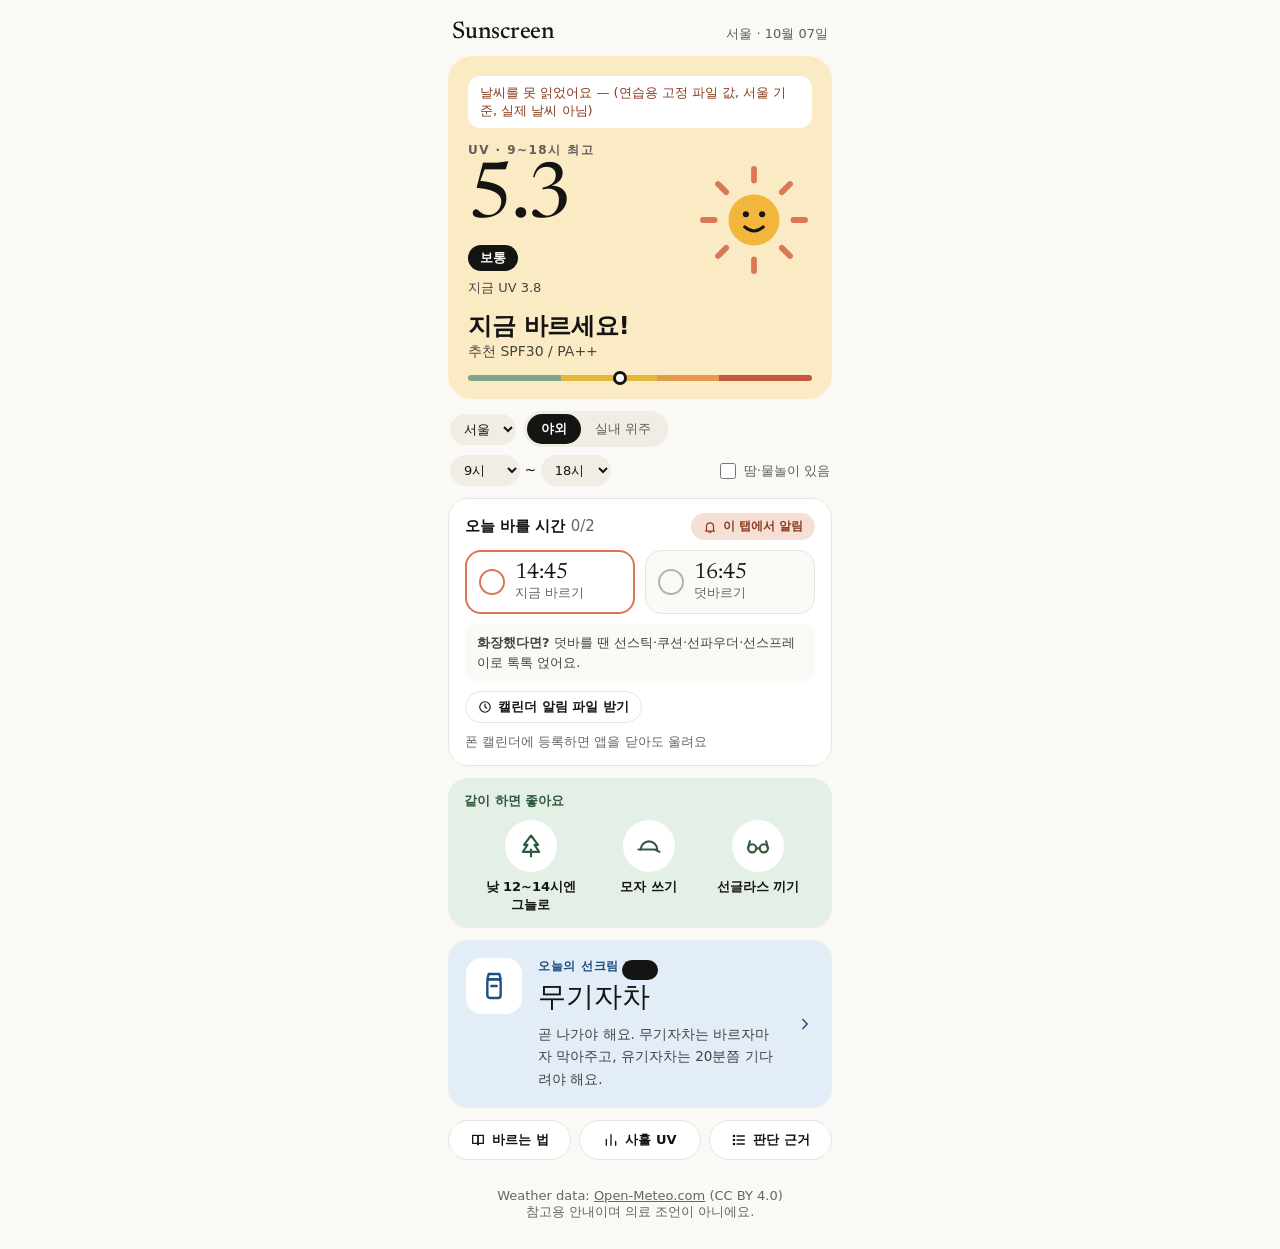
<file: projects/sunblock-helper/index.html>
<!doctype html><html><head><meta charset=utf8><meta name=viewport content="width=device-width,initial-scale=1,viewport-fit=cover"><style>:root{color-scheme:light;box-sizing:border-box;padding-top:env(safe-area-inset-top,0px);padding-bottom:env(safe-area-inset-bottom,0px)}html{scroll-padding-top:env(safe-area-inset-top,0px)}body{margin:0;padding:0;font:14px -apple-system,BlinkMacSystemFont,sans-serif;background:#faf9f5;color:#141413}img{max-width:100%}[hidden]:not([hidden=until-found i]){display:none!important}</style></head><body>
<title>선블럭 결정 도우미</title>
<link rel="preconnect" href="https://fonts.googleapis.com">
<link href="https://fonts.googleapis.com/css2?family=Newsreader:wght@400;500&display=swap" rel="stylesheet">
<style>
  :root { --bg:#FAF9F5; --fg:#141413; --muted:#66655F; --line:#E8E6DC; --soft:#EFEDE4; --clay:#D97757; --hero:#FBEBC4; --serif:'Newsreader',Georgia,serif; }
  * { box-sizing:border-box; }
  body { margin:0; background:var(--bg); color:var(--fg); font-family:system-ui,'Pretendard','Malgun Gothic',sans-serif; -webkit-font-smoothing:antialiased; }
  main { max-width:420px; margin:0 auto; padding:20px 18px 28px; display:flex; flex-direction:column; gap:12px; }
  button { font:inherit; color:inherit; cursor:pointer; }
  svg { display:block; }
  .muted { color:var(--muted); font-size:13px; }
  .hero .now { margin-top:8px; font-size:13px; color:#444441; }
  .reapply { margin-top:10px; background:var(--bg); border-radius:12px; padding:9px 12px; font-size:13px; color:#444441; line-height:1.5; }
  .remind { margin-top:10px; display:flex; align-items:center; gap:10px; flex-wrap:wrap; }
  .remind button { display:flex; align-items:center; gap:6px; border:1px solid var(--line); background:#fff; border-radius:99px; padding:6px 12px; font-size:13px; font-weight:600; }
  .src { margin-top:12px; padding-top:10px; border-top:1px solid var(--line); font-size:13px; }
  .src ul { font-size:13px; color:#444441; } .src a { color:#1F4F7F; }

  header { display:flex; justify-content:space-between; align-items:baseline; padding:0 4px; }
  header h1 { font-family:var(--serif); font-weight:500; font-size:24px; margin:0; letter-spacing:-.01em; }
  header span { font-size:13px; color:#5F5E5A; }

  /* hero */
  .hero { background:var(--hero); border-radius:24px; padding:20px 20px 18px; display:flex; flex-direction:column; gap:14px; transition:background .3s; }
  .hero .row { display:flex; justify-content:space-between; align-items:center; }
  .eyebrow { font-size:12px; letter-spacing:.12em; font-weight:600; color:#5F5E5A; }
  .uv { font-family:var(--serif); font-size:76px; line-height:1; letter-spacing:-.03em; margin-top:2px; }
  .lvl { display:inline-block; margin-top:8px; background:var(--fg); color:var(--bg); border-radius:99px; padding:4px 12px; font-size:13px; font-weight:600; }
  .hero h2 { margin:0; font-size:24px; font-weight:700; line-height:1.25; letter-spacing:-.01em; }
  .hero p { margin:2px 0 0; font-size:14px; color:#444441; }
  .gauge { position:relative; height:6px; border-radius:99px; background:linear-gradient(90deg,#7FA68A 0 27%,#E3B93C 27% 55%,#E39A4A 55% 73%,#C8553D 73%); }
  .gauge i { position:absolute; top:-4px; width:14px; height:14px; border-radius:50%; background:var(--bg); border:3px solid var(--fg); transform:translateX(-50%); transition:left .5s; }
  .warn { background:#fff; color:#8A3B1E; border-radius:12px; padding:8px 12px; font-size:13px; }

  /* controls */
  .controls { display:flex; align-items:center; flex-wrap:wrap; gap:8px; padding:0 2px; }
  .seg { display:flex; background:var(--soft); border-radius:99px; padding:3px; }
  .seg button { border:0; background:transparent; border-radius:99px; padding:6px 14px; font-size:13px; color:#5F5E5A; }
  .seg button.on { background:var(--fg); color:var(--bg); font-weight:600; }
  select { font:inherit; font-size:13px; background:var(--soft); border:0; border-radius:99px; padding:7px 10px; color:var(--fg); }
  .controls label { margin-left:auto; display:flex; align-items:center; gap:5px; font-size:13px; color:#5F5E5A; }
  input[type=checkbox] { accent-color:var(--clay); width:16px; height:16px; }

  .card { background:#fff; border:1px solid var(--line); border-radius:20px; padding:14px 16px; }
  .head { display:flex; justify-content:space-between; align-items:center; margin-bottom:10px; }
  .head h3 { margin:0; font-size:15px; font-weight:700; }
  .head h3 span { color:var(--muted); font-weight:400; }
  .bell { display:flex; align-items:center; gap:6px; background:#F6E0D5; color:#8A3B1E; border:0; border-radius:99px; padding:5px 12px; font-size:12px; font-weight:600; }
  .bell.on { background:var(--clay); color:#fff; }

  /* check pills */
  .pills { display:flex; gap:10px; flex-wrap:wrap; }
  .pill { flex:1 1 130px; display:flex; align-items:center; gap:10px; text-align:left; border:1px solid var(--line); background:var(--bg); border-radius:16px; padding:10px 12px; transition:.15s; }
  .pill .dot { width:26px; height:26px; flex:none; border-radius:50%; border:2px solid #B4B2A9; display:grid; place-items:center; }
  .pill .dot svg { opacity:0; }
  .pill b { display:block; font-family:var(--serif); font-size:22px; line-height:1; font-weight:400; }
  .pill small { font-size:13px; color:var(--muted); }
  .pill.next { border:2px solid var(--clay); background:#fff; }
  .pill.next .dot { border-color:var(--clay); }
  .pill.done { background:#F6E0D5; border-color:transparent; }
  .pill.done .dot { background:var(--clay); border-color:var(--clay); }
  .pill.done .dot svg { opacity:1; }
  .pill.done b { text-decoration:line-through; color:var(--muted); }
  .pill:active { transform:scale(.97); }
  .done-msg { margin:10px 0 0; font-size:13px; font-weight:600; color:#2F5A3E; }

  /* boost */
  .boost { background:#E4EFE6; border-radius:20px; padding:14px 16px; }
  .boost h3 { margin:0 0 10px; font-size:13px; font-weight:700; color:#2F5A3E; }
  .tiles { display:flex; justify-content:space-around; gap:6px; }
  .tile { display:flex; flex-direction:column; align-items:center; gap:6px; font-size:13px; font-weight:600; text-align:center; max-width:100px; }
  .tile i { width:52px; height:52px; border-radius:50%; background:#fff; display:grid; place-items:center; }

  /* type */
  .type { width:100%; text-align:left; border:0; background:#E3EDF7; border-radius:20px; padding:14px 16px; display:flex; align-items:center; gap:14px; }
  .type .ico { width:56px; height:56px; flex:none; border-radius:16px; background:#fff; display:grid; place-items:center; }
  .type { padding:18px 18px; gap:16px; align-items:flex-start; }
  .type .txt { flex:1; display:flex; flex-direction:column; gap:8px; }
  .type .eb { font-size:12px; font-weight:700; color:#1F4F7F; letter-spacing:.06em; }
  .type .pick { font-family:var(--serif); font-size:28px; line-height:1.15; }
  .type .why { font-size:13.5px; color:#444441; line-height:1.65; }
  .type .chev { align-self:center; }
  .type .chev { transition:.2s; }
  .type.open .chev { transform:rotate(90deg); }
  .compare { display:flex; gap:10px; margin-top:-2px; }
  .compare > div { flex:1; background:#fff; border:1px solid var(--line); border-radius:20px; padding:14px; font-size:13px; }
  .compare > div.me { border:2px solid #1F4F7F; }
  .compare h4 { margin:0 0 8px; font-size:16px; display:flex; align-items:center; gap:8px; }
  .compare dt { font-size:11px; font-weight:700; color:var(--muted); }
  .compare dd { margin:0 0 8px; }
  .compare dd:last-child { margin:0; }
  .mix { background:#F6E0D5; border-radius:16px; padding:12px 14px; font-size:12.5px; color:#444441; margin-top:10px; }
  .mix b { display:block; font-size:14px; color:var(--fg); }

  /* tabs */
  .tabs { display:flex; gap:8px; }
  .tabs button { flex:1; border:1px solid var(--line); background:#fff; border-radius:99px; padding:10px 0; font-size:13px; font-weight:600; display:flex; justify-content:center; align-items:center; gap:6px; }
  .tabs button.on { background:var(--fg); color:var(--bg); border-color:var(--fg); }
  .tabs button.on svg { stroke:var(--bg); }

  /* cardnews */
  .toons { position:relative; overflow:hidden; border-radius:22px; touch-action:pan-y; user-select:none; }
  .track { display:flex; transition:transform .35s ease; }
  .toon { flex:0 0 100%; padding:6px; }
  .toon .frame { border:1px solid var(--line); border-radius:20px; overflow:hidden; background:#fff; }
  .toon .top { display:flex; align-items:center; gap:10px; padding:12px 14px; border-bottom:1px solid var(--line); }
  .toon .ep { background:var(--fg); color:var(--bg); border-radius:99px; padding:3px 10px; font-size:12px; font-weight:700; letter-spacing:.04em; }
  .toon .top h4 { margin:0; font-size:18px; font-weight:800; letter-spacing:-.01em; }
  .toon svg.scene { width:100%; height:auto; }
  .toon .cap { border-top:1px solid var(--line); padding:12px 14px; font-size:14.5px; line-height:1.55; font-weight:600; background:#FFF6D6; }
  .toonnav { display:flex; align-items:center; justify-content:center; gap:14px; margin-top:12px; }
  .toonnav button { width:40px; height:40px; border-radius:50%; border:2px solid var(--fg); background:#fff; display:grid; place-items:center; padding:0; }
  .toonnav button:disabled { opacity:.3; cursor:default; }
  .dots { display:flex; gap:6px; } .dots i { width:8px; height:8px; border-radius:50%; background:var(--line); transition:.2s; }
  .dots i.on { width:22px; border-radius:99px; background:var(--clay); }

  .days { display:flex; gap:8px; }
  .day { flex:1; text-align:center; border-radius:16px; padding:10px 4px; font-size:12px; }
  .day b { display:block; font-family:var(--serif); font-size:28px; font-weight:400; line-height:1.1; }
  .hours { display:flex; align-items:flex-end; gap:2px; height:48px; margin-top:12px; }
  .hours i { flex:1; min-height:2px; border-radius:2px; opacity:.3; }
  .hours i.in { opacity:1; }
  .why ul { margin:0; padding-left:18px; font-size:14px; line-height:1.55; }

  footer { text-align:center; padding-top:4px; }
  footer a { color:var(--muted); }
  #toast { position:fixed; left:50%; bottom:20px; transform:translate(-50%,100px); background:var(--fg); color:var(--bg); padding:10px 18px; border-radius:99px; font-size:14px; transition:.3s; z-index:9; max-width:90vw; }
  #toast.show { transform:translate(-50%,0); }
</style>
<main>
  <header><h1>Sunscreen</h1><span id="date">서울</span></header>
  <div id="status" class="card muted">날씨 불러오는 중…</div>

  <div id="app" hidden style="flex-direction:column;gap:12px">
    <section class="hero" id="hero"></section>

    <div class="controls">
      <select id="city" aria-label="도시"></select>
      <div class="seg" id="placeSeg"><button data-v="outdoor" class="on">야외</button><button data-v="indoor">실내 위주</button></div>
      <span id="timeBox"><select id="start" aria-label="야외 시작 시각"></select> ~ <select id="end" aria-label="야외 끝 시각"></select></span>
      <label title="땀을 많이 흘리거나 물에 들어가는 날"><input type="checkbox" id="wet"> 땀·물놀이 있음</label>
    </div>

    <section class="card" id="todoCard"></section>
    <section class="boost" id="boost"></section>
    <div id="typeBox"></div>

    <div class="tabs" id="tabs">
      <button data-t="news"><svg width="16" height="16" viewBox="0 0 24 24" fill="none" stroke="#141413" stroke-width="2" stroke-linecap="round" stroke-linejoin="round"><path d="M4 5h6a2 2 0 012 2v12a2 2 0 00-2-2H4z"/><path d="M20 5h-6a2 2 0 00-2 2v12a2 2 0 012-2h6z"/></svg>바르는 법</button>
      <button data-t="days"><svg width="16" height="16" viewBox="0 0 24 24" fill="none" stroke="#141413" stroke-width="2" stroke-linecap="round" stroke-linejoin="round"><path d="M5 20V11M12 20V4M19 20v-6"/></svg>사흘 UV</button>
      <button data-t="why"><svg width="16" height="16" viewBox="0 0 24 24" fill="none" stroke="#141413" stroke-width="2" stroke-linecap="round" stroke-linejoin="round"><path d="M9 6h11M9 12h11M9 18h11"/><circle cx="4.5" cy="6" r="1"/><circle cx="4.5" cy="12" r="1"/><circle cx="4.5" cy="18" r="1"/></svg>판단 근거</button>
    </div>
    <div id="panel"></div>
  </div>

  <footer class="muted">Weather data: <a href="https://open-meteo.com/">Open-Meteo.com</a> (CC BY 4.0)<br>참고용 안내이며 의료 조언이 아니에요.</footer>
</main>
<div id="toast"></div>

<script>/* judge.js (포트폴리오용으로 한 파일에 합침) */
// 선블럭 판정 로직 (화면과 분리된 순수 함수). 네트워크·DOM을 건드리지 않는다.

// UV 등급표: 이 표가 판정의 근거다. (등급 구간은 WHO·기상청 UV 지수 구간)
// interval: 야외에서 덧바르는 간격(분). 120분은 일반 권고, 90분은 이 앱의 보수적 설계(공식 기준 아님).
const LEVELS = [
  { max: 3,  name: "낮음",      color: "#3a9d3a", need: "필수 아님", spf: "SPF30 (선택)", interval: null,
    extra: [{ icon: "⏱️", text: "오래 밖에 있다면 1번만 발라 두기" }] },
  { max: 6,  name: "보통",      color: "#b89400", need: "바르기",    spf: "SPF30 / PA++", interval: 120,
    extra: [{ icon: "🌳", text: "낮 12~14시엔 그늘로" }] },
  { max: 8,  name: "높음",      color: "#e8820c", need: "꼭 바르기", spf: "SPF50+ / PA+++", interval: 120,
    extra: [{ icon: "🧢", text: "모자 쓰기" }, { icon: "🕶️", text: "선글라스 끼기" }, { icon: "🌳", text: "한낮 야외는 줄이기" }] },
  { max: 11, name: "매우 높음", color: "#d93a3a", need: "필수",      spf: "SPF50+ / PA++++", interval: 90,
    extra: [{ icon: "🏠", text: "10~16시 야외 최소화" }, { icon: "👕", text: "긴 옷으로 가리기" }, { icon: "🧢", text: "모자 + 선글라스" }] },
  { max: Infinity, name: "위험", color: "#7a3fb5", need: "필수",    spf: "SPF50+ / PA++++", interval: 90,
    extra: [{ icon: "🏠", text: "가능하면 실외 피하기" }, { icon: "👕", text: "긴 옷으로 가리기" }, { icon: "🧢", text: "모자 + 선글라스" }] },
];

const levelOf = uv => LEVELS.find(l => uv < l.max);
const hhmm = m => String(Math.floor(m / 60) % 24).padStart(2, "0") + ":" + String(m % 60).padStart(2, "0");
const minutesOf = iso => +iso.slice(11, 13) * 60 + +iso.slice(14, 16);

// opts: { place: "outdoor"|"indoor", start: 시(0-23), end: 시(1-24), wet: 땀·물 여부 }
function judge(w, opts = {}) {
  const o = { place: "outdoor", start: 12, end: 14, wet: false, ...opts };
  const uvNow = w.current?.uv_index;
  const hours = w.hourly?.uv_index?.slice(0, 24);
  if (uvNow == null || !hours || hours.length < 24) return null;

  const nowMin = minutesOf(w.current.time);
  const dailyMax = w.daily?.uv_index_max?.[0] ?? Math.max(...hours);
  const days = (w.daily?.time ?? []).map((d, i) => ({
    date: d, max: w.daily.uv_index_max[i], level: levelOf(w.daily.uv_index_max[i]),
  }));

  // 야외 시간대(start~end) 안의 최고 UV로 등급을 정한다. 실내는 하루 최고 기준.
  const winHours = o.place === "indoor" ? hours : hours.slice(o.start, o.end);
  const peak = winHours.length ? Math.max(...winHours) : 0;
  const lv = levelOf(peak);
  const base = { uvNow, dailyMax, peak, lv, days, nowMin, hours, o, schedule: [], reasons: [], extra: [] };

  // 1) 필요 여부 (UV 3 기준)
  if (peak < 3) {
    return { ...base, verdict: "skip", headline: "오늘 이 시간대는 선크림이 꼭 필요하진 않아요",
      reasons: [`선택한 시간대 최고 UV ${peak.toFixed(1)}는 3 미만(${lv.name})이라 자외선 차단이 필수가 아니에요.`],
      extra: lv.extra };
  }

  const reasons = [`선택한 시간대 최고 UV ${peak.toFixed(1)} → ${lv.name}(3 이상)이라 자외선 차단이 필요해요.`];

  // 2) 실내 위주: 아침 1회
  if (o.place === "indoor") {
    return { ...base, verdict: "once", headline: "아침에 한 번만 바르세요",
      reasons: [...reasons, "실내에서는 직사광선이 적어 덧바르기는 보통 필요 없어요. 창가 자리는 자외선이 들어오니 얼굴·팔은 발라 두세요."],
      extra: lv.extra };
  }

  // 3) 야외: 첫 도포(외출 30분 전) + 간격 덧바르기
  const interval = lv.interval;
  const endMin = o.end * 60;
  let first = o.start * 60 - 30;
  if (nowMin >= endMin) {
    return { ...base, verdict: "over", headline: "선택한 시간대가 이미 지났어요",
      reasons: [...reasons, "내일 UV를 확인해 보세요."], extra: [] };
  }
  const nowFirst = nowMin > first;
  if (nowFirst) first = nowMin;
  const schedule = [{ min: first, label: nowFirst ? "지금 바르기" : "첫 도포 (외출 30분 전)" }];
  for (let t = first + interval; t < endMin; t += interval) schedule.push({ min: t, label: "덧바르기" });

  reasons.push(interval === 90
    ? "UV가 매우 높아 이 앱은 보수적으로 1.5시간마다 덧바르기를 권해요(공식 기준은 약 2시간)."
    : "선크림은 시간이 지나면 지워져서 야외에서는 약 2시간마다 덧바르는 것이 일반 권고예요.");
  reasons.push(`추천: ${lv.spf}`);
  if (o.wet) reasons.push("땀을 많이 흘리거나 물에 들어갔다면 시간과 상관없이 바로 다시 바르세요.");

  return { ...base, verdict: "apply", headline: nowFirst ? "지금 바르세요!" : `${hhmm(first)}에 바르세요`,
    schedule, reasons, extra: lv.extra, interval, imminent: nowFirst };
}

// 오늘 무기자차/유기자차/혼합자차 중 뭐가 나은지. judge()의 결과 r을 받는다. (일반 상식 수준의 안내)
//  무기자차: 빛을 반사·산란, 바르자마자 작동, 자극 적음 / 백탁·뻑뻑함
//  유기자차: 빛을 흡수, 가볍고 백탁 없음 / 바른 뒤 ~20분 필요, 땀 나면 눈 시릴 수 있음
function suggestType(r) {
  if (!r || r.verdict === "over") return null;
  if (r.peak < 3) return { pick: "뭐든 OK", why: "UV가 낮아 종류보다 편한 제품이 좋아요. 가볍게 발리는 유기자차면 충분해요." };
  if (r.peak >= 8) return { pick: "혼합자차", why: "UV가 매우 높아 한 방식에만 기대지 않는 게 안전해요. 무기·유기 성분이 함께 든 혼합자차나 무기자차를 고르세요." };
  if (r.o.place === "indoor") return { pick: "유기자차", why: "실내에선 가볍게 발리고 백탁 없는 쪽이 편해요." };
  if (r.imminent) return { pick: "무기자차", why: "곧 나가야 해요. 무기자차는 바르자마자 막아주고, 유기자차는 20분쯤 기다려야 해요." };
  if (r.o.wet) return { pick: "무기자차", why: "땀이 나면 유기자차 성분이 눈에 들어가 시릴 수 있어요. 무기자차가 자극이 적어요." };
  return { pick: "유기자차", why: "UV가 중간 정도라 가볍고 백탁 없는 유기자차로 충분해요. 외출 20분 전에 바르세요." };
}

if (typeof module !== "undefined") module.exports = { judge, suggestType, levelOf, LEVELS, hhmm, minutesOf };

</script>
<script>
const CITIES = {
  "서울": [37.5665, 126.978], "인천": [37.4563, 126.7052], "대전": [36.3504, 127.3845], "광주": [35.1595, 126.8526],
  "대구": [35.8714, 128.6014], "부산": [35.1796, 129.0756], "제주": [33.4996, 126.5312],
};
const FIXTURE_DATA = {"latitude":37.55,"longitude":127.0,"generationtime_ms":0.07319450378417969,"utc_offset_seconds":32400,"timezone":"Asia/Seoul","timezone_abbreviation":"GMT+9","elevation":34.0,"current_units":{"time":"iso8601","interval":"seconds","uv_index":"","cloud_cover":"%"},"current":{"time":"2026-10-07T14:45","interval":900,"uv_index":3.80,"cloud_cover":0},"hourly_units":{"time":"iso8601","uv_index":""},"hourly":{"time":["2026-10-07T00:00","2026-10-07T01:00","2026-10-07T02:00","2026-10-07T03:00","2026-10-07T04:00","2026-10-07T05:00","2026-10-07T06:00","2026-10-07T07:00","2026-10-07T08:00","2026-10-07T09:00","2026-10-07T10:00","2026-10-07T11:00","2026-10-07T12:00","2026-10-07T13:00","2026-10-07T14:00","2026-10-07T15:00","2026-10-07T16:00","2026-10-07T17:00","2026-10-07T18:00","2026-10-07T19:00","2026-10-07T20:00","2026-10-07T21:00","2026-10-07T22:00","2026-10-07T23:00","2026-10-08T00:00","2026-10-08T01:00","2026-10-08T02:00","2026-10-08T03:00","2026-10-08T04:00","2026-10-08T05:00","2026-10-08T06:00","2026-10-08T07:00","2026-10-08T08:00","2026-10-08T09:00","2026-10-08T10:00","2026-10-08T11:00","2026-10-08T12:00","2026-10-08T13:00","2026-10-08T14:00","2026-10-08T15:00","2026-10-08T16:00","2026-10-08T17:00","2026-10-08T18:00","2026-10-08T19:00","2026-10-08T20:00","2026-10-08T21:00","2026-10-08T22:00","2026-10-08T23:00","2026-10-09T00:00","2026-10-09T01:00","2026-10-09T02:00","2026-10-09T03:00","2026-10-09T04:00","2026-10-09T05:00","2026-10-09T06:00","2026-10-09T07:00","2026-10-09T08:00","2026-10-09T09:00","2026-10-09T10:00","2026-10-09T11:00","2026-10-09T12:00","2026-10-09T13:00","2026-10-09T14:00","2026-10-09T15:00","2026-10-09T16:00","2026-10-09T17:00","2026-10-09T18:00","2026-10-09T19:00","2026-10-09T20:00","2026-10-09T21:00","2026-10-09T22:00","2026-10-09T23:00"],"uv_index":[0.00,0.00,0.00,0.00,0.00,0.00,0.00,0.05,0.60,1.75,3.10,4.30,5.10,5.30,4.90,3.95,2.65,1.30,0.30,0.00,0.00,0.00,0.00,0.00,0.00,0.00,0.00,0.00,0.00,0.00,0.00,0.05,0.60,1.75,3.10,4.35,5.15,5.35,4.90,3.95,2.65,1.30,0.30,0.00,0.00,0.00,0.00,0.00,0.00,0.00,0.00,0.00,0.00,0.00,0.00,0.05,0.60,1.75,3.10,4.25,4.70,5.20,4.55,3.90,2.60,1.30,0.30,0.00,0.00,0.00,0.00,0.00]},"daily_units":{"time":"iso8601","uv_index_max":"","sunrise":"iso8601","sunset":"iso8601"},"daily":{"time":["2026-10-07","2026-10-08","2026-10-09"],"uv_index_max":[5.30,5.35,5.20],"sunrise":["2026-10-07T06:32","2026-10-08T06:33","2026-10-09T06:34"],"sunset":["2026-10-07T18:06","2026-10-08T18:05","2026-10-09T18:03"]}}; // 서울 기준 연습용 고정 파일
const CAN_ICS = !window.claude; // Claude 아티팩트 안에서는 .ics 저장이 막혀 있어 버튼을 숨긴다
const $ = id => document.getElementById(id);
const store = {
  get(k, d) { try { return JSON.parse(localStorage.getItem(k)) ?? d; } catch { return d; } },
  set(k, v) { try { localStorage.setItem(k, JSON.stringify(v)); } catch {} },
};
const saved = store.get("sunscreen_settings", {});
const city = CITIES[saved.city] ? saved.city : "서울";
const apiUrl = () => `https://api.open-meteo.com/v1/forecast?latitude=${CITIES[city][0]}&longitude=${CITIES[city][1]}`
  + "&current=uv_index,cloud_cover&hourly=uv_index&daily=uv_index_max,sunrise,sunset&timezone=Asia%2FSeoul&forecast_days=3";

// ---- 아이콘 (직접 그린 SVG) ----
const ico = (body, s = 28, c = "#2F5A3E", w = 1.8) =>
  `<svg width="${s}" height="${s}" viewBox="0 0 24 24" fill="none" stroke="${c}" stroke-width="${w}" stroke-linecap="round" stroke-linejoin="round" aria-hidden="true">${body}</svg>`;
const P = {
  hat: '<path d="M5 15a7 7 0 0114 0"/><path d="M3 15h14l4 2"/>',
  glasses: '<circle cx="7" cy="14" r="3.5"/><circle cx="17" cy="14" r="3.5"/><path d="M10.5 14h3M3.5 14L5 8M20.5 14L19 8"/>',
  tree: '<path d="M12 21v-6"/><path d="M12 3l6 8h-3l4 6H5l4-6H6z"/>',
  home: '<path d="M4 11l8-7 8 7"/><path d="M6 10v10h12V10"/>',
  shirt: '<path d="M8 3l-5 4 3 3 2-1v12h8V9l2 1 3-3-5-4a4 4 0 01-8 0z"/>',
  clock: '<circle cx="12" cy="12" r="9"/><path d="M12 7v5l3 2"/>',
  drop: '<path d="M12 3c3 4 6 6.5 6 10a6 6 0 01-12 0c0-3.5 3-6 6-10z"/>',
  tube: '<path d="M8 3h8l1 4H7z"/><rect x="7" y="7" width="10" height="14" rx="2"/><path d="M10 12h4"/>',
  shield: '<path d="M12 3l7 3v5c0 5-3 8-7 10-4-2-7-5-7-10V6z"/>',
  check: '<path d="M5 12l5 5 9-10"/>',
  bell: '<path d="M6 17V11a6 6 0 0112 0v6l1.5 2h-15z"/><path d="M10 21h4"/>',
  chev: '<path d="M9 6l6 6-6 6"/>',
};
const EMOJI_ICON = { "🧢": "hat", "🕶️": "glasses", "🌳": "tree", "🏠": "home", "👕": "shirt", "⏱️": "clock", "💦": "drop" };
const HERO_BG = { "낮음": "#E4EFE6", "보통": "#FBEBC4", "높음": "#FAD9B5", "매우 높음": "#F6D0C8", "위험": "#E6D9F2" };

const sun = `<svg width="116" height="116" viewBox="0 0 100 100" aria-hidden="true">
  <g stroke="#D97757" stroke-width="5" stroke-linecap="round">
    <line x1="50" y1="6" x2="50" y2="16"/><line x1="50" y1="84" x2="50" y2="94"/><line x1="6" y1="50" x2="16" y2="50"/><line x1="84" y1="50" x2="94" y2="50"/>
    <line x1="19" y1="19" x2="26" y2="26"/><line x1="74" y1="74" x2="81" y2="81"/><line x1="81" y1="19" x2="74" y2="26"/><line x1="26" y1="74" x2="19" y2="81"/></g>
  <circle cx="50" cy="50" r="22" fill="#F2B63D"/>
  <circle cx="43" cy="45" r="2.6" fill="#141413"/><circle cx="57" cy="45" r="2.6" fill="#141413"/>
  <path d="M42 56q8 7 16 0" fill="none" stroke="#141413" stroke-width="2.6" stroke-linecap="round"/></svg>`;

// ---- 입력 (바꿀 때마다 저장해서 새로고침해도 유지) ----
for (let h = 0; h <= 24; h++) {
  if (h < 24) $("start").add(new Option(h + "시", h));
  if (h > 0) $("end").add(new Option(h + "시", h));
}
Object.keys(CITIES).forEach(c => $("city").add(new Option(c, c)));
$("city").value = city;
// 기본 야외 시간대는 하루 활동 시간(9~18시). 지난 시간은 judge가 알아서 "지금"부터 계산한다.
let place = saved.place === "indoor" ? "indoor" : "outdoor", weather = null, fixtureNote = "", timers = [], tab = null, typeOpen = false, lastR = null;
$("start").value = saved.start ?? 9; $("end").value = saved.end ?? 18; $("wet").checked = !!saved.wet;
[...$("placeSeg").children].forEach(b => b.classList.toggle("on", b.dataset.v === place));
const opts = () => ({ place, start: +$("start").value, end: +$("end").value, wet: $("wet").checked });
const saveSettings = () => store.set("sunscreen_settings", { city, place, start: +$("start").value, end: +$("end").value, wet: $("wet").checked });

$("placeSeg").onclick = e => {
  if (!e.target.dataset.v) return;
  place = e.target.dataset.v;
  [...$("placeSeg").children].forEach(b => b.classList.toggle("on", b.dataset.v === place));
  saveSettings(); render();
};
["start", "end", "wet"].forEach(id => $(id).onchange = () => { saveSettings(); weather && render(); });
$("city").onchange = () => { store.set("sunscreen_settings", { ...store.get("sunscreen_settings", {}), city: $("city").value }); location.reload(); };
$("tabs").onclick = e => {
  const b = e.target.closest("button"); if (!b) return;
  tab = tab === b.dataset.t ? null : b.dataset.t; renderPanel();
};

function toast(msg) {
  $("toast").textContent = msg; $("toast").classList.add("show");
  setTimeout(() => $("toast").classList.remove("show"), 3500);
}

// ---- 체크 & 알림 ----
const today = () => weather.current.time.slice(0, 10);
const doneKey = m => `${today()}_${m}`;
const doneMap = () => store.get("sunscreen_done", {});
function toggleDone(m) {
  const d = doneMap(), k = doneKey(m);
  if (d[k]) delete d[k]; else d[k] = 1;
  store.set("sunscreen_done", d); render();
  if (d[k]) toast("체크했어요");
}
const notifyOn = () => store.get("sunscreen_notify", false) && "Notification" in window && Notification.permission === "granted";
async function toggleNotify() {
  if (store.get("sunscreen_notify", false)) { store.set("sunscreen_notify", false); render(); return toast("알림을 껐어요"); }
  if (!("Notification" in window)) return toast("이 브라우저는 알림을 지원하지 않아요");
  let p; try { p = Notification.permission === "granted" ? "granted" : await Notification.requestPermission(); } catch { p = "denied"; }
  if (p !== "granted") return toast("알림이 차단돼 있어요. 브라우저 설정에서 허용해 주세요");
  store.set("sunscreen_notify", true); render(); toast("알림을 켰어요 · 이 탭을 열어 둬야 울려요");
}
// 앱을 닫아도 울리도록 캘린더(.ics) 알림 파일을 만든다 (서버 없이 가능한 방법). 시각은 기기 현지 시간 기준.
function downloadIcs(schedule) {
  const day = today().replace(/-/g, ""), stamp = new Date().toISOString().replace(/[-:]/g, "").slice(0, 15) + "Z";
  const t = m => day + "T" + String(Math.floor(m / 60)).padStart(2, "0") + String(m % 60).padStart(2, "0") + "00";
  const ev = schedule.map((s, i) => ["BEGIN:VEVENT", `UID:sunscreen-${day}-${i}@local`, `DTSTAMP:${stamp}`, `DTSTART:${t(s.min)}`, `DTEND:${t(s.min + 10)}`,
    `SUMMARY:선크림 ${s.label}`, "BEGIN:VALARM", "TRIGGER:PT0M", "ACTION:DISPLAY", "DESCRIPTION:선크림 바를 시간이에요", "END:VALARM", "END:VEVENT"].join("\r\n"));
  const ics = ["BEGIN:VCALENDAR", "VERSION:2.0", "PRODID:-//sunscreen-helper//KO", ...ev, "END:VCALENDAR"].join("\r\n");
  const a = document.createElement("a");
  a.href = URL.createObjectURL(new Blob([ics], { type: "text/calendar" })); a.download = `선크림_${day}.ics`;
  a.click(); URL.revokeObjectURL(a.href);
  toast("캘린더 파일을 받았어요. 열어서 추가해 주세요");
}
function scheduleAlerts(schedule) {
  timers.forEach(clearTimeout); timers = [];
  if (!notifyOn()) return;
  const n = new Date(), nowMin = n.getHours() * 60 + n.getMinutes() + n.getSeconds() / 60, d = doneMap();
  schedule.filter(s => !d[doneKey(s.min)] && s.min > nowMin).forEach(s => timers.push(setTimeout(() => {
    new Notification("선크림 시간이에요", { body: `${hhmm(s.min)} ${s.label} — 바르고 체크해 주세요` });
    toast(`${hhmm(s.min)} ${s.label}`);
  }, (s.min - nowMin) * 60000)));
}

// ---- 인스타툰 (바르는 법) ----
const INK = "#141413";
// 마스코트 '썬이': 해 얼굴. mood = smile | shock | sweat | cool
function sunny(cx, cy, r, mood = "smile") {
  let rays = "";
  for (let i = 0; i < 12; i++) { const a = i * Math.PI / 6, x1 = cx + Math.cos(a) * (r + 5), y1 = cy + Math.sin(a) * (r + 5), x2 = cx + Math.cos(a) * (r + 15), y2 = cy + Math.sin(a) * (r + 15); rays += `<line x1="${x1.toFixed(1)}" y1="${y1.toFixed(1)}" x2="${x2.toFixed(1)}" y2="${y2.toFixed(1)}"/>`; }
  const ey = cy - r * 0.12, ex = r * 0.38;
  const eyes = mood === "cool"
    ? `<rect x="${cx - ex - 9}" y="${ey - 7}" width="18" height="12" rx="4" fill="${INK}"/><rect x="${cx + ex - 9}" y="${ey - 7}" width="18" height="12" rx="4" fill="${INK}"/><line x1="${cx - ex + 9}" y1="${ey - 2}" x2="${cx + ex - 9}" y2="${ey - 2}" stroke="${INK}" stroke-width="2.5"/>`
    : `<circle cx="${cx - ex}" cy="${ey}" r="${mood === "shock" ? 5 : 3.6}" fill="${INK}"/><circle cx="${cx + ex}" cy="${ey}" r="${mood === "shock" ? 5 : 3.6}" fill="${INK}"/>`;
  const my = cy + r * 0.38;
  const mouth = mood === "shock" ? `<ellipse cx="${cx}" cy="${my + 2}" rx="6" ry="8" fill="${INK}"/>`
    : `<path d="M${cx - 11} ${my - 3}q11 13 22 0" fill="none" stroke="${INK}" stroke-width="3" stroke-linecap="round"/>`;
  const blush = `<ellipse cx="${cx - r * 0.62}" cy="${cy + r * 0.2}" rx="6" ry="3.6" fill="#F08A6B" opacity=".6"/><ellipse cx="${cx + r * 0.62}" cy="${cy + r * 0.2}" rx="6" ry="3.6" fill="#F08A6B" opacity=".6"/>`;
  const sweat = mood === "sweat" ? `<path d="M${cx + r + 4} ${cy - r * 0.5}c4 6 6 9 0 12-6-3-4-6 0-12z" fill="#8FC1EA" stroke="${INK}" stroke-width="2"/><path d="M${cx + r - 6} ${cy - r * 0.95}c3 5 4.5 7 0 9-4.5-2-3-4 0-9z" fill="#8FC1EA" stroke="${INK}" stroke-width="2"/>` : "";
  return `<g stroke="#D97757" stroke-width="5" stroke-linecap="round">${rays}</g><circle cx="${cx}" cy="${cy}" r="${r}" fill="#F7C94B" stroke="${INK}" stroke-width="2.5"/>${blush}${eyes}${mouth}${sweat}`;
}
// 말풍선: (x,y)에서 시작하는 w 폭, 아래 꼬리가 (tx,ty)를 가리킨다
function bubble(x, y, w, lines, tx, ty) {
  const h = lines.length * 22 + 16, bx = Math.min(Math.max(tx, x + 22), x + w - 22);
  return `<polygon points="${bx - 9},${y + h - 1} ${bx + 9},${y + h - 1} ${tx},${ty}" fill="#fff" stroke="${INK}" stroke-width="2.5" stroke-linejoin="round"/>
    <rect x="${x}" y="${y}" width="${w}" height="${h}" rx="14" fill="#fff" stroke="${INK}" stroke-width="2.5"/>
    <line x1="${bx - 8}" y1="${y + h}" x2="${bx + 8}" y2="${y + h}" stroke="#fff" stroke-width="4"/>
    ${lines.map((l, i) => `<text x="${x + w / 2}" y="${y + 24 + i * 22}" text-anchor="middle" font-size="16" font-weight="800" fill="${INK}" font-family="system-ui,'Malgun Gothic',sans-serif">${l}</text>`).join("")}`;
}
const tubeSvg = (x, y, rot = 0) => `<g transform="translate(${x} ${y}) rotate(${rot})"><path d="M-9 -26h18l3 9h-24z" fill="#F4F1E8" stroke="${INK}" stroke-width="2.5" stroke-linejoin="round"/><rect x="-12" y="-17" width="24" height="38" rx="5" fill="#D97757" stroke="${INK}" stroke-width="2.5"/><text x="0" y="5" text-anchor="middle" font-size="9" font-weight="800" fill="#fff" font-family="system-ui,sans-serif">SUN</text></g>`;
const clockSvg = (x, y, r, hand = "30") => `<circle cx="${x}" cy="${y}" r="${r}" fill="#fff" stroke="${INK}" stroke-width="2.5"/><line x1="${x}" y1="${y}" x2="${x}" y2="${y - r * 0.6}" stroke="${INK}" stroke-width="3" stroke-linecap="round"/><line x1="${x}" y1="${y}" x2="${x + r * 0.45}" y2="${y + r * 0.2}" stroke="#D97757" stroke-width="3" stroke-linecap="round"/><circle cx="${x}" cy="${y}" r="3" fill="${INK}"/>`;
const label = (x, y, t) => `<g><rect x="${x}" y="${y}" width="${t.length * 15 + 18}" height="26" rx="13" fill="#fff" stroke="${INK}" stroke-width="2.5"/><text x="${x + (t.length * 15 + 18) / 2}" y="${y + 18}" text-anchor="middle" font-size="14" font-weight="800" fill="${INK}" font-family="system-ui,'Malgun Gothic',sans-serif">${t}</text></g>`;

const TOONS = [
  { bg: "#FFF1C9", t: "나가기 전에 미리!", cap: "외출 15~30분 전에 바르세요. 바르고 바로 나가면 아직 보호가 안 돼요.",
    scene: `${clockSvg(238, 62, 30)}<text x="238" y="112" text-anchor="middle" font-size="13" font-weight="800" fill="${INK}" font-family="system-ui,'Malgun Gothic',sans-serif">30분 전!</text>
      ${bubble(14, 14, 168, ["나가기 전에", "미리 발라야지!"], 92, 128)}
      ${sunny(92, 168, 36, "smile")}${tubeSvg(160, 190, 18)}<line x1="14" y1="236" x2="286" y2="236" stroke="${INK}" stroke-width="2.5" stroke-linecap="round"/>` },
  { bg: "#FBE3D6", t: "양은 500원 동전만큼", cap: "얼굴 전체에 500원 동전 크기만큼! 적게 바르면 표시된 SPF만큼 막지 못해요.",
    scene: `${bubble(14, 14, 178, ["얼굴엔 500원", "동전만큼 듬뿍!"], 90, 122)}
      ${sunny(90, 164, 36, "cool")}
      <circle cx="226" cy="168" r="44" fill="#E6C86A" stroke="${INK}" stroke-width="2.5"/><circle cx="226" cy="168" r="35" fill="none" stroke="${INK}" stroke-width="2" stroke-dasharray="3 4"/>
      <text x="226" y="178" text-anchor="middle" font-size="26" font-weight="800" fill="${INK}" font-family="Georgia,serif">500</text>
      <path d="M150 168h22" stroke="${INK}" stroke-width="2.5" stroke-linecap="round"/><path d="M166 160l8 8-8 8" fill="none" stroke="${INK}" stroke-width="2.5" stroke-linecap="round" stroke-linejoin="round"/>` },
  { bg: "#E2F0E5", t: "여기도 바르는 거 알지?", cap: "귀, 목, 손등! 제일 많이 타는 곳은 늘 빼먹는 곳이에요.",
    scene: `${sunny(150, 120, 40, "shock")}
      <circle cx="108" cy="126" r="9" fill="#F7C94B" stroke="${INK}" stroke-width="2.5"/><circle cx="192" cy="126" r="9" fill="#F7C94B" stroke="${INK}" stroke-width="2.5"/>
      <rect x="138" y="158" width="24" height="26" rx="6" fill="#F7C94B" stroke="${INK}" stroke-width="2.5"/>
      <rect x="226" y="176" width="46" height="30" rx="14" fill="#F7C94B" stroke="${INK}" stroke-width="2.5"/>
      <circle cx="108" cy="126" r="16" fill="none" stroke="#D97757" stroke-width="3" stroke-dasharray="4 4"/><circle cx="150" cy="171" r="20" fill="none" stroke="#D97757" stroke-width="3" stroke-dasharray="4 4"/><circle cx="249" cy="191" r="30" fill="none" stroke="#D97757" stroke-width="3" stroke-dasharray="4 4"/>
      ${label(14, 40, "귀")}<line x1="40" y1="66" x2="94" y2="116" stroke="${INK}" stroke-width="2.5"/>
      ${label(40, 200, "목")}<line x1="76" y1="206" x2="132" y2="178" stroke="${INK}" stroke-width="2.5"/>
      ${label(212, 138, "손등")}<line x1="244" y1="164" x2="248" y2="160" stroke="${INK}" stroke-width="2.5"/>` },
  { bg: "#E0ECF8", t: "2시간 지났어요!", cap: "밖에선 2시간마다 덧바르기. 땀·물·수건질 뒤에는 바로 다시 발라요.",
    scene: `${clockSvg(60, 70, 34)}<text x="60" y="124" text-anchor="middle" font-size="16" font-weight="800" fill="${INK}" font-family="system-ui,'Malgun Gothic',sans-serif">2시간 뒤</text>
      ${bubble(112, 14, 168, ["벌써 2시간?", "덧발라야겠다!"], 188, 120)}
      ${sunny(188, 170, 36, "sweat")}${tubeSvg(250, 196, -16)}` },
  { bg: "#2A2926", dark: true, t: "구름 뒤에서도 방심 금지", cap: "선선하고 흐려도 자외선은 구름을 상당 부분 통과해요. 더위(열)와 UV는 별개예요.",
    scene: `${sunny(150, 92, 36, "smile")}
      <path d="M62 150a30 30 0 0138-28 40 40 0 0176 6 28 28 0 010 52H78a26 26 0 01-16-30z" fill="#fff" stroke="${INK}" stroke-width="2.5" stroke-linejoin="round" transform="translate(0 -4)"/>
      <g stroke="#D97757" stroke-width="3.5" stroke-linecap="round" stroke-dasharray="2 8"><line x1="100" y1="178" x2="100" y2="228"/><line x1="150" y1="178" x2="150" y2="228"/><line x1="200" y1="178" x2="200" y2="228"/></g>
      <text x="150" y="246" text-anchor="middle" font-size="15" font-weight="800" fill="#F7C94B" font-family="system-ui,'Malgun Gothic',sans-serif">UV는 통과 중</text>
      ${bubble(196, 14, 96, ["구름 뒤에도", "와요!"], 176, 78)}` },
];
let toonIdx = 0;
function renderToons() {
  $("panel").innerHTML = `<div class="toons" id="toons"><div class="track" id="track" style="transform:translateX(-${toonIdx * 100}%)">${TOONS.map((s, i) => `<div class="toon"><div class="frame">
      <div class="top" style="background:${s.bg}"><span class="ep">EP.${i + 1}</span><h4 style="${s.dark ? "color:#FAF9F5" : ""}">${s.t}</h4></div>
      <svg class="scene" viewBox="0 0 300 250" role="img" aria-label="${s.t}" style="background:${s.dark ? "#3A3835" : "#fff"}">${s.scene}</svg>
      <div class="cap">${s.cap}</div></div></div>`).join("")}</div></div>
    <div class="toonnav"><button id="prevT" aria-label="이전">${ico('<path d="M15 6l-6 6 6 6"/>', 18, INK, 2.2)}</button>
      <div class="dots">${TOONS.map((_, i) => `<i class="${i === toonIdx ? "on" : ""}"></i>`).join("")}</div>
      <button id="nextT" aria-label="다음">${ico(P.chev, 18, INK, 2.2)}</button></div>`;
  const go = n => { toonIdx = Math.max(0, Math.min(TOONS.length - 1, n)); renderToons(); };
  $("prevT").disabled = toonIdx === 0; $("nextT").disabled = toonIdx === TOONS.length - 1;
  $("prevT").onclick = () => go(toonIdx - 1); $("nextT").onclick = () => go(toonIdx + 1);
  let x0 = null; const box = $("toons");
  box.onpointerdown = e => { x0 = e.clientX; };
  box.onpointerup = e => { if (x0 === null) return; const dx = e.clientX - x0; x0 = null; if (Math.abs(dx) > 40) go(toonIdx + (dx < 0 ? 1 : -1)); };
  box.onpointercancel = () => { x0 = null; };
}
function renderPanel() {
  [...$("tabs").children].forEach(b => b.classList.toggle("on", b.dataset.t === tab));
  const r = lastR;
  if (!tab || !r) { $("panel").innerHTML = ""; return; }
  if (tab === "news") {
    renderToons();
  } else if (tab === "days") {
    const o = opts(), dn = ["오늘", "내일", "모레"];
    $("panel").innerHTML = `<div class="card"><div class="days">${r.days.map((x, i) => `<div class="day" style="background:${HERO_BG[x.level.name]}">${dn[i] ?? x.date}<b>${x.max.toFixed(1)}</b>${x.level.name}</div>`).join("")}</div>
      <div class="hours">${r.hours.map((v, h) => `<i class="${place === "indoor" || (h >= o.start && h < o.end) ? "in" : ""}" title="${h}시 UV ${v}" style="height:${Math.min(v / 11, 1) * 100}%;background:${levelOf(v).color}"></i>`).join("")}</div>
      <div class="muted" style="display:flex;justify-content:space-between"><span>0시</span><span>12시</span><span>23시</span></div></div>`;
  } else {
    $("panel").innerHTML = `<div class="card why"><div class="head"><h3>오늘 이 결과가 나온 근거</h3></div>
      <p class="muted" style="margin:0 0 8px;font-size:13px">위 결론(바를지, 몇 시에 바를지, 선크림 타입)을 정한 이유예요.</p>
      <ul>${r.reasons.map(x => `<li>${x}</li>`).join("")}</ul>
      <div class="src"><b>출처와 한계</b>
        <ul>
          <li>UV 등급: <a href="https://www.who.int/publications/i/item/9241590076" target="_blank" rel="noopener">WHO 자외선 지수 가이드</a>의 낮음~위험 구간을 사용해요.</li>
          <li>덧바르기 약 2시간, 15분 전 도포, 놓치기 쉬운 부위: <a href="https://www.fda.gov/drugs/understanding-over-counter-medicines/sunscreen-how-help-protect-your-skin-sun" target="_blank" rel="noopener">미국 FDA 안내</a>를 참고했어요.</li>
          <li>UV 8 이상에서 1.5시간 간격, 500원 동전 비유, 무기·유기자차 추천 규칙은 <b>이 앱이 일반 상식을 단순화한 것</b>이라 공식 기준이 아니에요.</li>
        </ul></div></div>`;
  }
}

// ---- 렌더 ----
function render() {
  const o = opts();
  $("timeBox").hidden = place === "indoor";
  if (place === "outdoor" && o.end <= o.start) { $("todoCard").innerHTML = '<p class="muted" style="margin:0;font-size:14px">끝나는 시각을 시작보다 뒤로 골라 주세요.</p>'; return; }
  const r = judge(weather, o);
  if (!r) { $("status").hidden = false; $("status").textContent = "아직 날씨 데이터가 없어요."; return; }
  lastR = r;

  $("date").textContent = `${city} · ${today().slice(5, 7)}월 ${today().slice(8, 10)}일`;
  $("hero").style.background = HERO_BG[r.lv.name];
  const sub = r.verdict === "skip" ? "오늘은 쉬어가도 돼요" : `추천 ${r.lv.spf}`;
  const span = place === "indoor" ? "오늘 최고" : `${o.start}~${o.end}시 최고`;
  $("hero").innerHTML = (fixtureNote ? `<div class="warn">${fixtureNote}</div>` : "") +
    `<div class="row"><div><div class="eyebrow">UV · ${span}</div><div class="uv">${r.peak.toFixed(1)}</div><span class="lvl">${r.lv.name}</span>
       <div class="now">지금 UV ${r.uvNow.toFixed(1)}</div></div>${sun}</div>
     <div><h2>${r.headline}</h2><p>${sub}</p></div>
     <div class="gauge"><i style="left:${Math.min(r.peak / 12, 1) * 100}%"></i></div>`;

  // 체크리스트
  const d = doneMap();
  let todo = "";
  const items = r.verdict === "once" ? [{ min: 0, label: "아침 1회" }] : r.schedule;
  if (items.length) {
    const done = items.filter(s => d[doneKey(s.min)]).length, next = items.findIndex(s => !d[doneKey(s.min)]);
    const bell = r.verdict === "once" ? "" : `<button class="bell${notifyOn() ? " on" : ""}" id="bellBtn">${ico(P.bell, 14, "currentColor", 2)}${notifyOn() ? "탭 알림 켜짐" : "이 탭에서 알림"}</button>`;
    todo = `<div class="head"><h3>오늘 바를 시간 <span>${done}/${items.length}</span></h3>${bell}</div>
      <div class="pills">${items.map((s, i) => `<button class="pill${d[doneKey(s.min)] ? " done" : ""}${i === next ? " next" : ""}" data-m="${s.min}">
        <span class="dot">${ico(P.check, 14, "#fff", 3)}</span><span><b>${s.min ? hhmm(s.min) : "아침"}</b><small>${s.label}</small></span></button>`).join("")}</div>` +
      (done === items.length ? '<p class="done-msg">오늘 미션 완료</p>' : "") +
      (r.schedule.length > 1 ? `<div class="reapply"><b>화장했다면?</b> 덧바를 땐 선스틱·쿠션·선파우더·선스프레이로 톡톡 얹어요.</div>` : "") +
      (r.verdict === "once" || !CAN_ICS ? "" : `<div class="remind"><button id="icsBtn">${ico(P.clock, 14, "currentColor", 2)}캘린더 알림 파일 받기</button>
        <span class="muted">폰 캘린더에 등록하면 앱을 닫아도 울려요</span></div>`);
  } else if (r.verdict === "skip") {
    todo = `<div class="head"><h3>오늘은 패스</h3></div><p class="muted" style="margin:0;font-size:14px">이 시간대는 UV가 낮아 꼭 바르지 않아도 돼요.</p>`;
  } else {
    const tm = r.days[1];
    todo = `<div class="head"><h3>오늘은 끝났어요</h3></div><p class="muted" style="margin:0;font-size:14px">${tm ? `내일 UV 최고 ${tm.max.toFixed(1)}(${tm.level.name}). ${tm.max >= 3 ? "내일은 바르는 날이에요." : "내일은 쉬어가도 돼요."}` : "시간대를 바꿔 보세요."}</p>`;
  }
  $("todoCard").innerHTML = todo;
  $("icsBtn") && ($("icsBtn").onclick = () => downloadIcs(r.schedule));
  $("todoCard").querySelectorAll(".pill").forEach(b => b.onclick = () => toggleDone(+b.dataset.m));
  $("bellBtn") && ($("bellBtn").onclick = toggleNotify);
  scheduleAlerts(r.schedule);

  // 같이 하면 좋아요
  const extra = [...r.extra]; if (o.wet) extra.unshift({ icon: "💦", text: "젖으면 바로 덧바르기" });
  if (r.verdict !== "skip" && o.place === "outdoor") // 야외에선 기본 보호 용품도 함께 보여준다
    [{ icon: "🧢", text: "모자 쓰기" }, { icon: "🕶️", text: "선글라스 끼기" }].forEach(x => { if (extra.length < 3 && !extra.some(e => e.icon === x.icon)) extra.push(x); });
  $("boost").innerHTML = `<h3>같이 하면 좋아요</h3><div class="tiles">` +
    extra.slice(0, 4).map(x => `<div class="tile"><i>${ico(P[EMOJI_ICON[x.icon]] || P.check)}</i>${x.text}</div>`).join("") + `</div>`;

  // 타입
  const t = suggestType(r);
  $("typeBox").innerHTML = "";
  if (t) {
    const inorg = t.pick === "무기자차" || t.pick === "혼합자차", org = t.pick === "유기자차" || t.pick === "혼합자차";
    $("typeBox").innerHTML = `<button class="type${typeOpen ? " open" : ""}" id="typeBtn">
        <span class="ico">${ico(P.tube, 32, "#1F4F7F")}</span>
        <span class="txt"><div class="eb">오늘의 선크림 타입</div><div class="pick">${t.pick}</div><div class="why">${t.why}</div></span>
        <span class="chev">${ico(P.chev, 18, "#1F4F7F", 2)}</span></button>` +
      (typeOpen ? `<div class="compare" style="margin-top:10px">
        <div class="${inorg ? "me" : ""}"><h4>${ico(P.shield, 22, "#1F4F7F")}무기자차</h4><dl style="margin:0"><dt>원리</dt><dd>빛을 반사해요</dd><dt>좋은 점</dt><dd>바르자마자 작동, 자극 적음</dd><dt>아쉬운 점</dt><dd>백탁, 뻑뻑함</dd><dt>이럴 때</dt><dd>민감성, 급한 외출, 땀</dd></dl></div>
        <div class="${org && !inorg ? "me" : ""}"><h4>${ico(P.drop, 22, "#8A3B1E")}유기자차</h4><dl style="margin:0"><dt>원리</dt><dd>빛을 흡수해요</dd><dt>좋은 점</dt><dd>가볍고 백탁 없음</dd><dt>아쉬운 점</dt><dd>20분 뒤부터, 땀에 눈 시림</dd><dt>이럴 때</dt><dd>실내, 평소, 메이크업 전</dd></dl></div></div>
        <div class="mix"><b>UV 8 이상이면 혼합자차</b>무기·유기 성분이 함께 든 제품이 한쪽에만 기대지 않아 안전해요.</div>` : "");
    $("typeBtn").onclick = () => { typeOpen = !typeOpen; render(); };
  }
  renderPanel();
}

// ---- 데이터: 로딩 / 없음 / 실패(고정 파일) ----
function show(w, note) {
  if (!w?.current || !w?.hourly) { $("status").textContent = "아직 날씨 데이터가 없어요."; return; }
  weather = w; fixtureNote = note || "";
  $("status").hidden = true; $("app").hidden = false; $("app").style.display = "flex";
  render();
}
async function main() {
  try {
    const res = await fetch(apiUrl());
    if (!res.ok) throw new Error("HTTP " + res.status);
    show(await res.json());
  } catch (e) {
    try { show(FIXTURE_DATA, "날씨를 못 읽었어요 — (연습용 고정 파일 값, 서울 기준, 실제 날씨 아님)"); }
    catch (e2) { $("status").textContent = "날씨를 못 읽었어요. 잠시 후 새로고침해 주세요."; }
  }
}
main(); // 페이지 로드당 1회, 폴링 없음
</script>

</body></html>
</file>
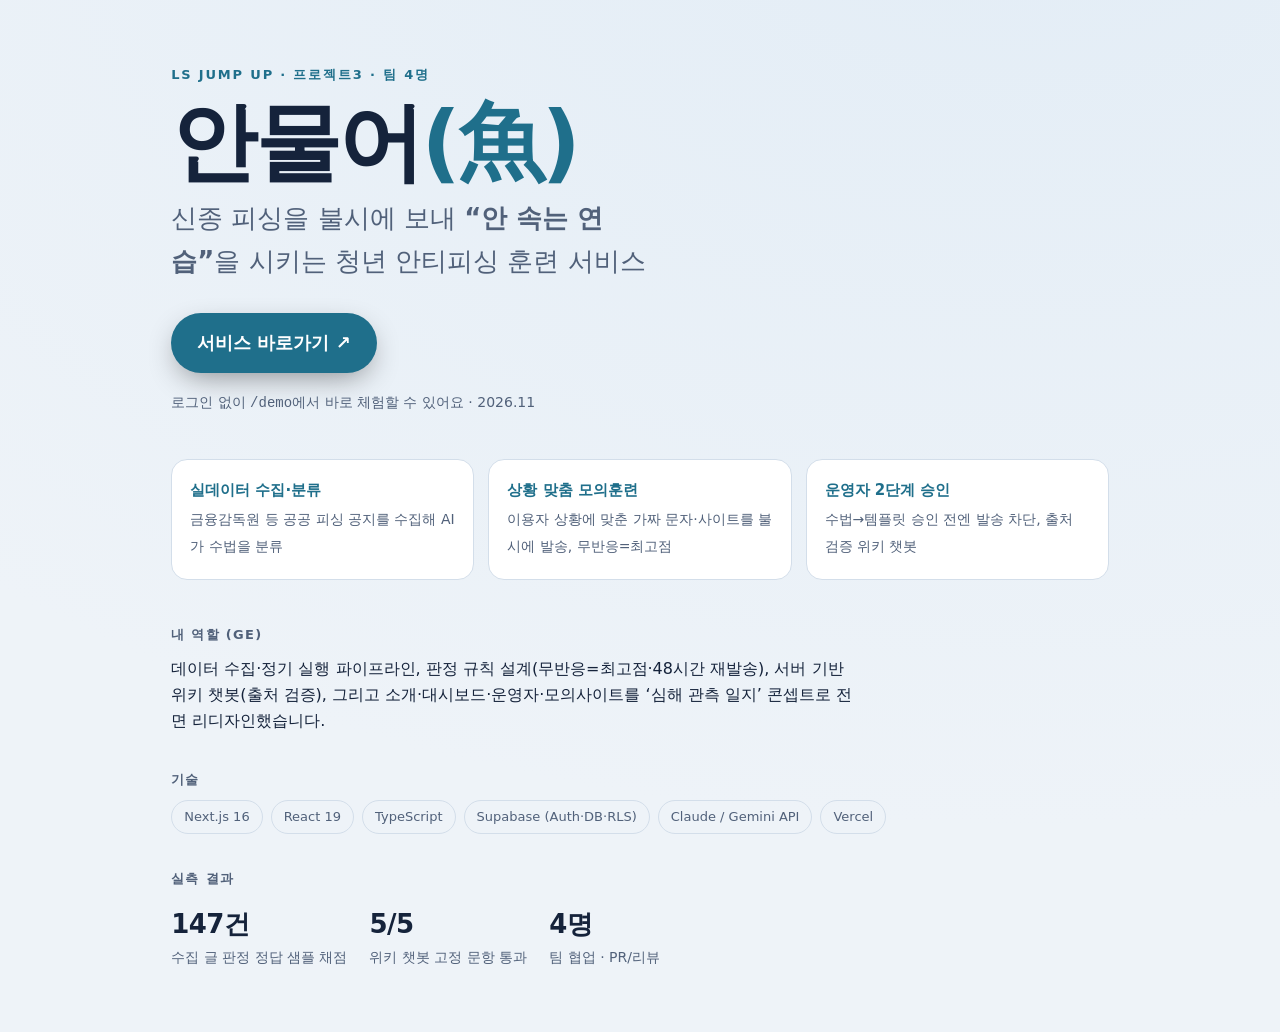
<file: projects/voicefishing/index.html>
<!doctype html>
<html lang="ko">
<head>
<meta charset="utf-8">
<meta name="viewport" content="width=device-width, initial-scale=1">
<title>안물어(魚) — 청년 안티피싱 모의훈련</title>
<style>
  :root {
    --bg: #0e1b33; --bg2: #12254a; --card: #16294d; --line: #28406b;
    --ink: #f4efe2; --muted: #a9b7d0; --accent: #ffcf5c; --accent-ink: #0e1b33;
    --buoy: #ff7a59; --gutter: clamp(20px, 4vw, 64px);
  }
  @media (prefers-color-scheme: light) {
    :root { --bg:#eef3f8; --bg2:#e3edf6; --card:#ffffff; --line:#d3deea; --ink:#15233b; --muted:#51617a; --accent:#1f6f8b; --accent-ink:#ffffff; --buoy:#d2612f; }
  }
  * { box-sizing: border-box; }
  body { margin:0; background: radial-gradient(120% 90% at 80% -10%, var(--bg2), var(--bg)); color: var(--ink);
    font: 16px/1.65 system-ui, "Malgun Gothic", sans-serif; min-height:100vh; }
  .wrap { max-width: 1040px; margin: 0 auto; padding: clamp(28px,5vw,72px) var(--gutter) 64px; }
  .eyebrow { font-size: 13px; letter-spacing: .14em; text-transform: uppercase; color: var(--accent); font-weight: 800; margin: 0 0 14px; }
  h1 { font-size: clamp(40px, 7vw, 86px); line-height: 1.02; letter-spacing: -.03em; margin: 0 0 10px; font-weight: 900; }
  h1 .fish { color: var(--accent); }
  .tag { font-size: clamp(18px, 2.4vw, 26px); color: var(--muted); margin: 0 0 30px; max-width: 30ch; }
  .cta { display:inline-flex; align-items:center; gap:10px; background: var(--accent); color: var(--accent-ink);
    font-weight: 900; font-size: 18px; text-decoration:none; padding: 15px 26px; border-radius: 999px;
    box-shadow: 0 10px 30px -8px rgba(0,0,0,.45); transition: transform .12s ease; }
  .cta:hover { transform: translateY(-2px); }
  .meta { margin: 18px 0 0; font-size: 14px; color: var(--muted); }
  .grid { display:grid; grid-template-columns: repeat(3, minmax(0,1fr)); gap: 14px; margin: 44px 0; }
  .pt { background: var(--card); border:1px solid var(--line); border-radius: 16px; padding: 18px 18px 20px; }
  .pt b { display:block; font-size: 15px; margin: 0 0 4px; color: var(--accent); }
  .pt span { font-size: 14px; color: var(--muted); }
  h2 { font-size: 13px; letter-spacing:.1em; text-transform:uppercase; color: var(--muted); margin: 34px 0 10px; }
  .role { font-size: 16px; color: var(--ink); max-width: 68ch; margin: 0 0 8px; }
  .tools { display:flex; flex-wrap:wrap; gap:8px; margin: 10px 0 0; }
  .tools span { font-size: 13px; border:1px solid var(--line); color: var(--muted); border-radius:999px; padding:5px 12px; }
  .nums { display:flex; flex-wrap:wrap; gap:22px; margin: 14px 0 0; }
  .nums div { font-size:14px; color:var(--muted); }
  .nums b { display:block; font-size:26px; color:var(--ink); font-weight:900; letter-spacing:-.02em; }
  @media (max-width:720px){ .grid{grid-template-columns:1fr;} }
</style>
</head>
<body>
  <main class="wrap">
    <p class="eyebrow">LS Jump Up · 프로젝트3 · 팀 4명</p>
    <h1>안물어<span class="fish">(魚)</span></h1>
    <p class="tag">신종 피싱을 불시에 보내 <b>“안 속는 연습”</b>을 시키는 청년 안티피싱 훈련 서비스</p>
    <a class="cta" href="https://voicefishing.vercel.app" target="_blank" rel="noopener">서비스 바로가기 ↗</a>
    <p class="meta">로그인 없이 <code>/demo</code>에서 바로 체험할 수 있어요 · 2026.11</p>

    <div class="grid">
      <div class="pt"><b>실데이터 수집·분류</b><span>금융감독원 등 공공 피싱 공지를 수집해 AI가 수법을 분류</span></div>
      <div class="pt"><b>상황 맞춤 모의훈련</b><span>이용자 상황에 맞춘 가짜 문자·사이트를 불시에 발송, 무반응=최고점</span></div>
      <div class="pt"><b>운영자 2단계 승인</b><span>수법→템플릿 승인 전엔 발송 차단, 출처 검증 위키 챗봇</span></div>
    </div>

    <h2>내 역할 (GE)</h2>
    <p class="role">데이터 수집·정기 실행 파이프라인, 판정 규칙 설계(무반응=최고점·48시간 재발송), 서버 기반 위키 챗봇(출처 검증), 그리고 소개·대시보드·운영자·모의사이트를 ‘심해 관측 일지’ 콘셉트로 전면 리디자인했습니다.</p>

    <h2>기술</h2>
    <div class="tools">
      <span>Next.js 16</span><span>React 19</span><span>TypeScript</span><span>Supabase (Auth·DB·RLS)</span><span>Claude / Gemini API</span><span>Vercel</span>
    </div>

    <h2>실측 결과</h2>
    <div class="nums">
      <div><b>147건</b>수집 글 판정 정답 샘플 채점</div>
      <div><b>5/5</b>위키 챗봇 고정 문항 통과</div>
      <div><b>4명</b>팀 협업 · PR/리뷰</div>
    </div>
  </main>
</body>
</html>
</file>
